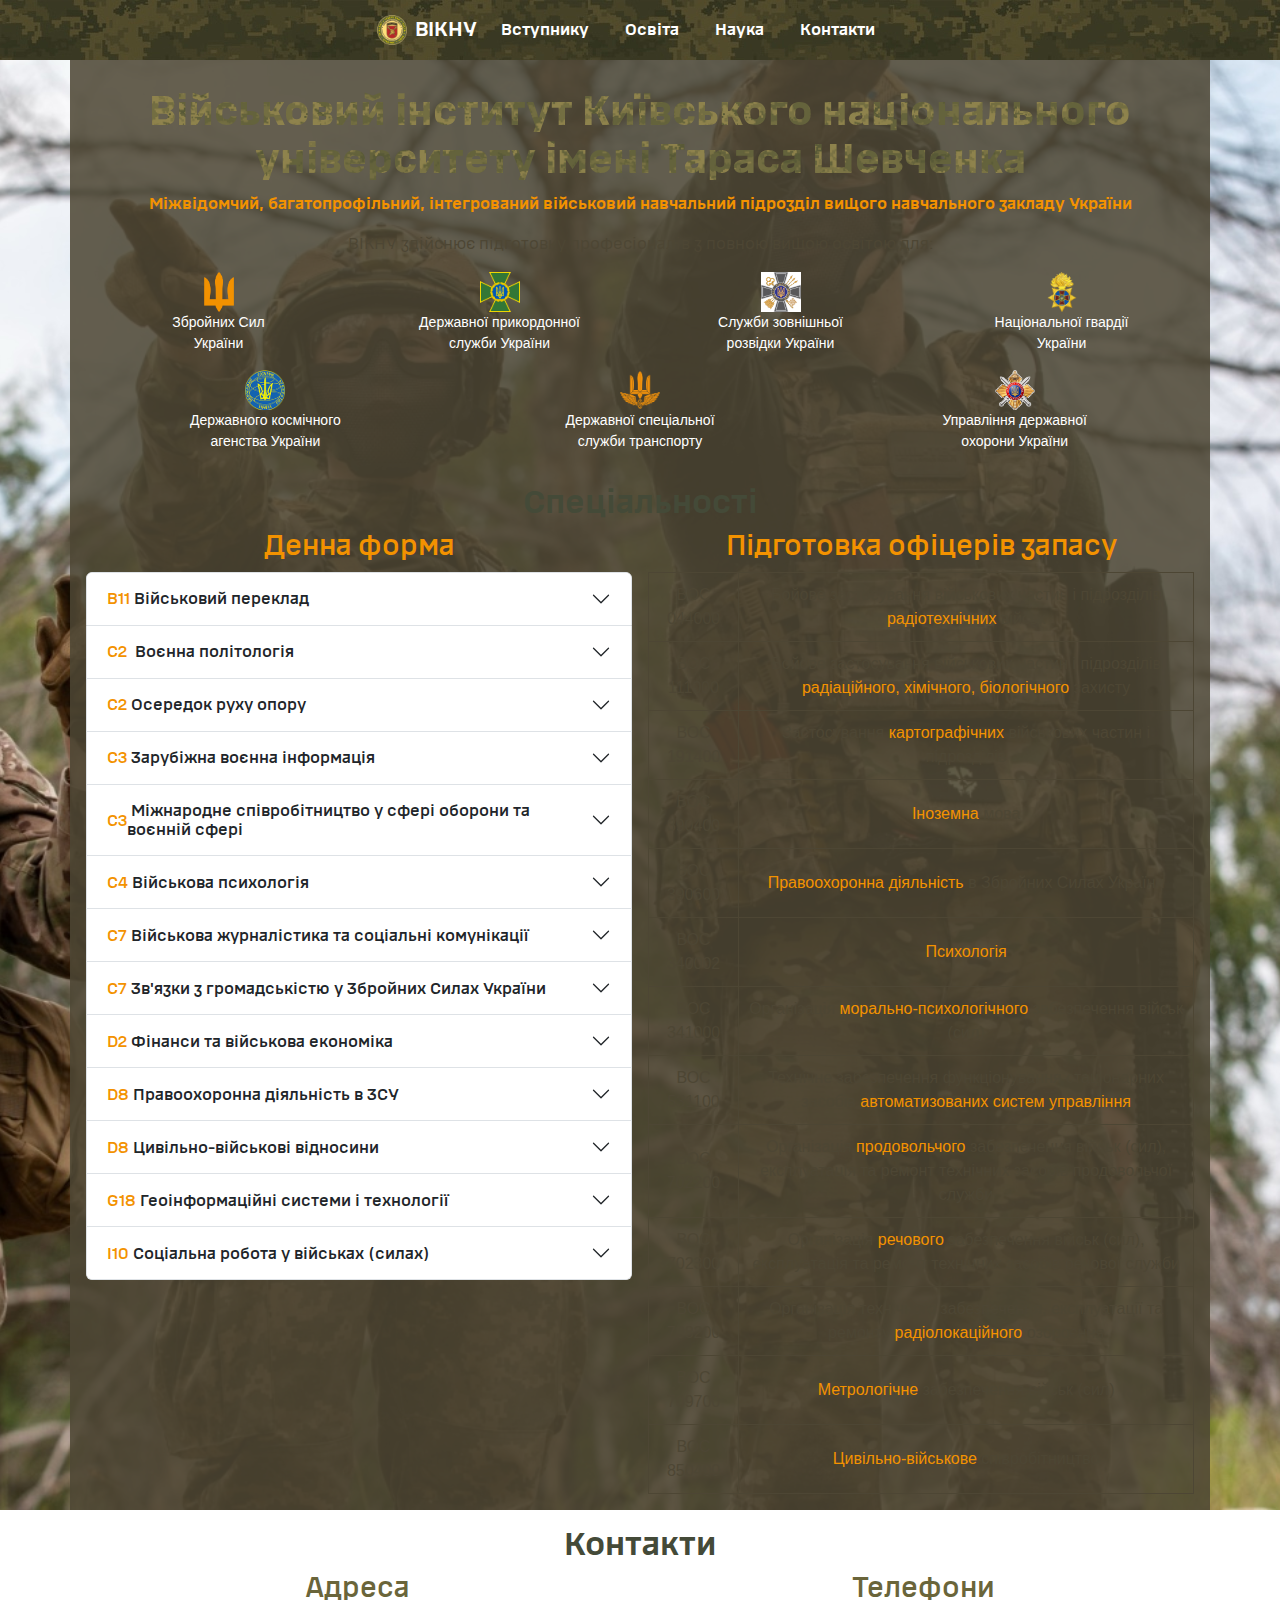
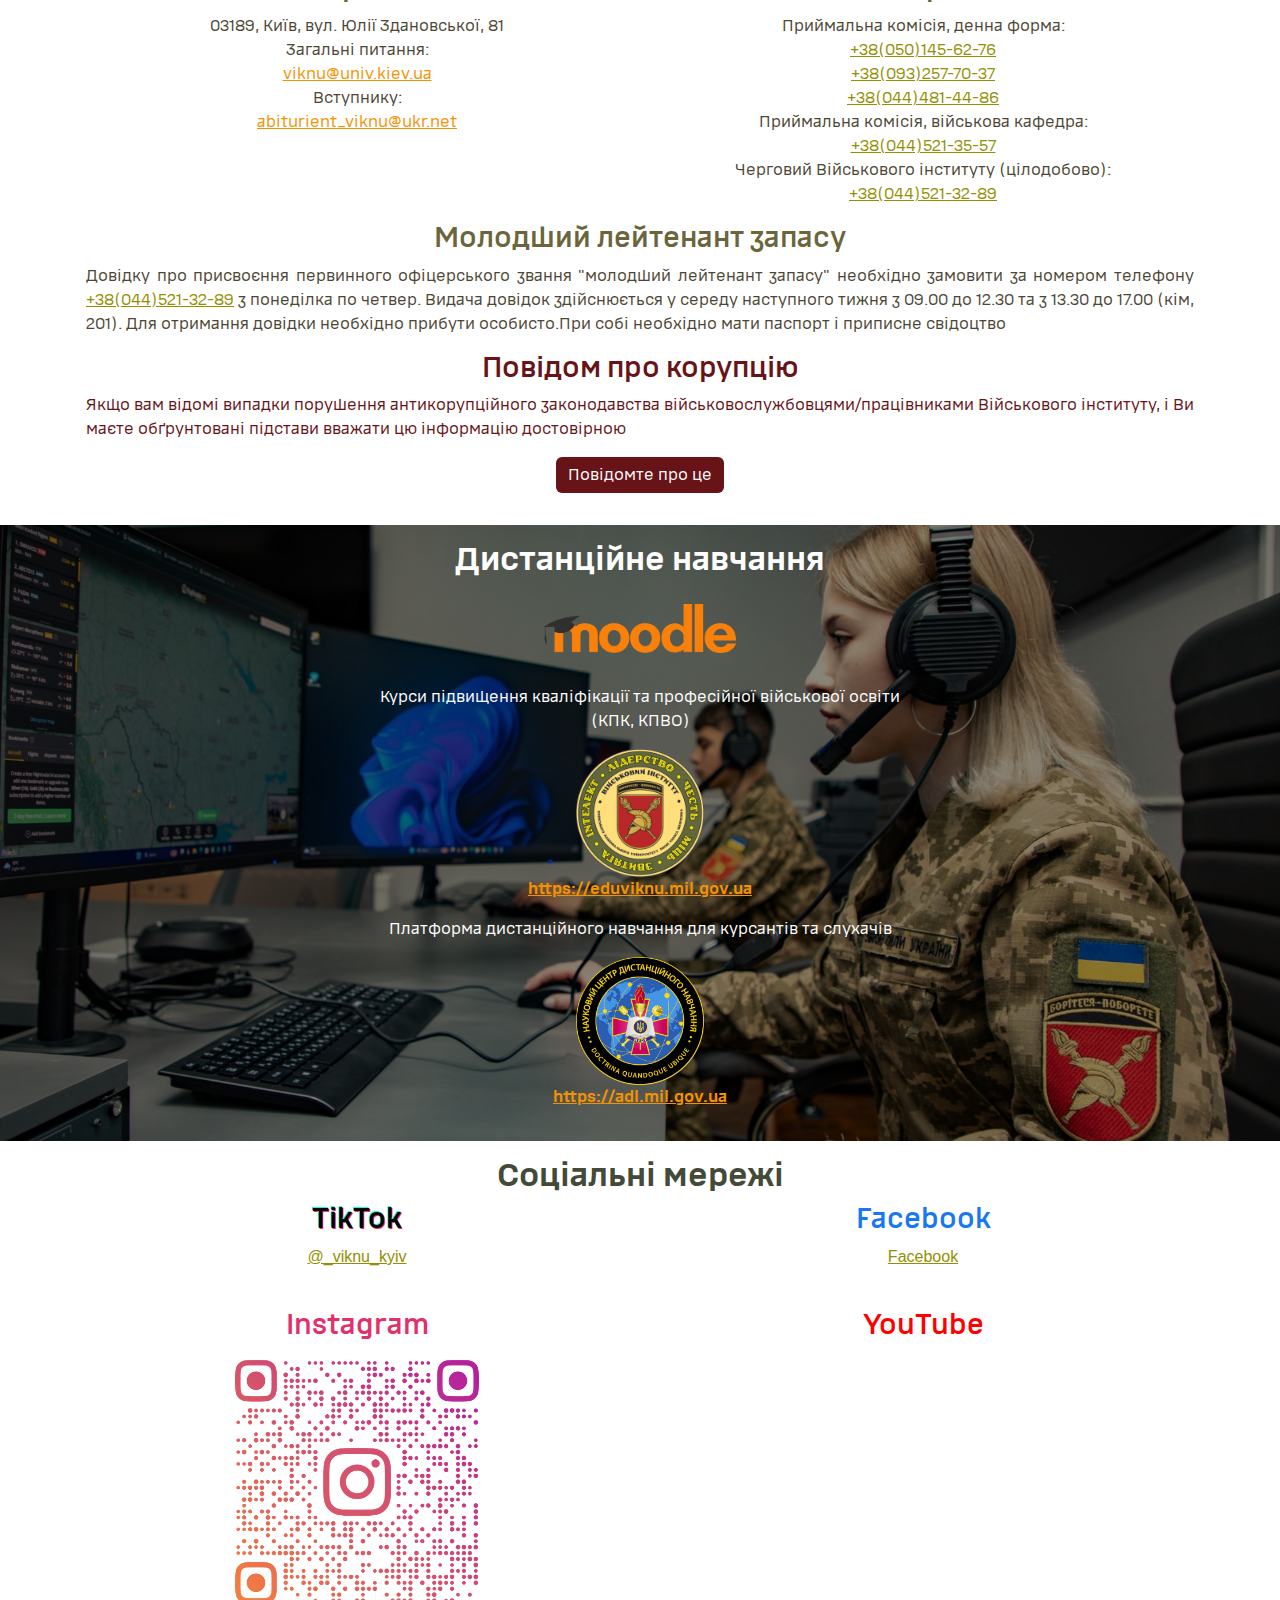
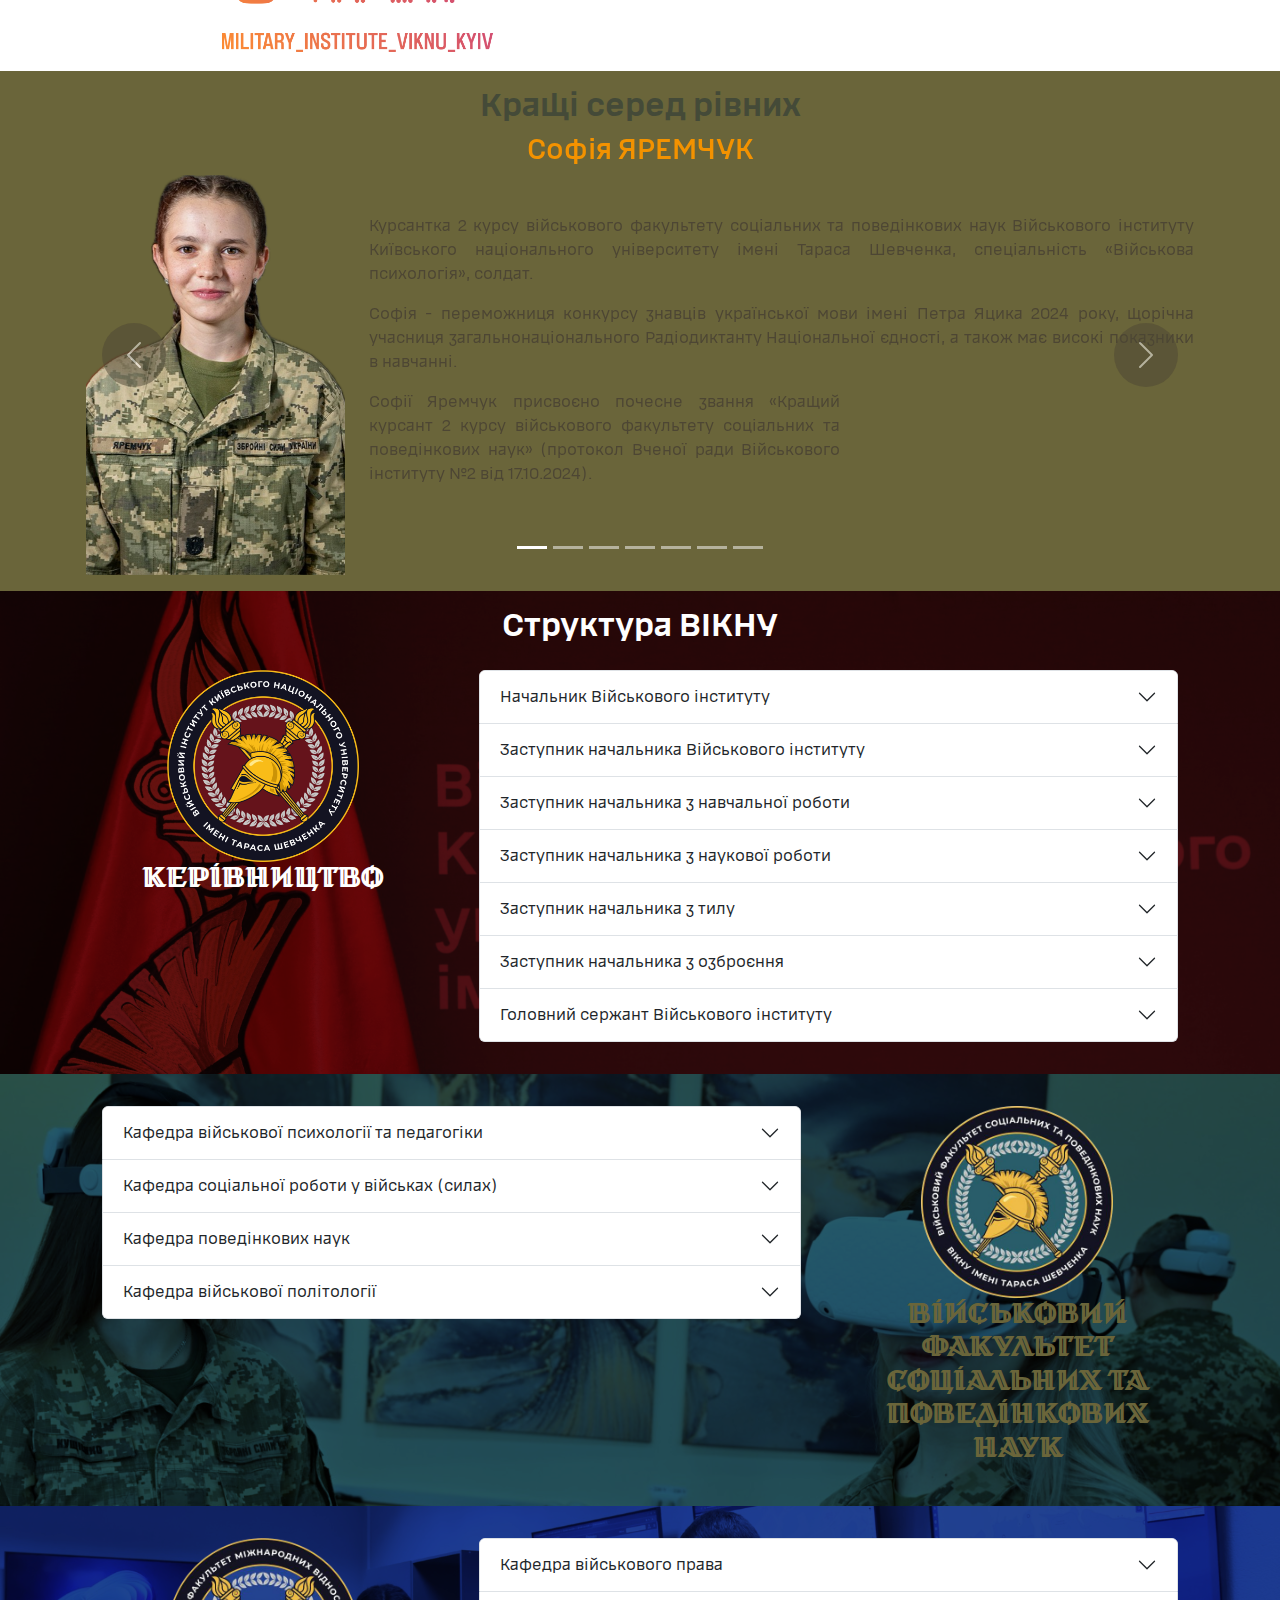
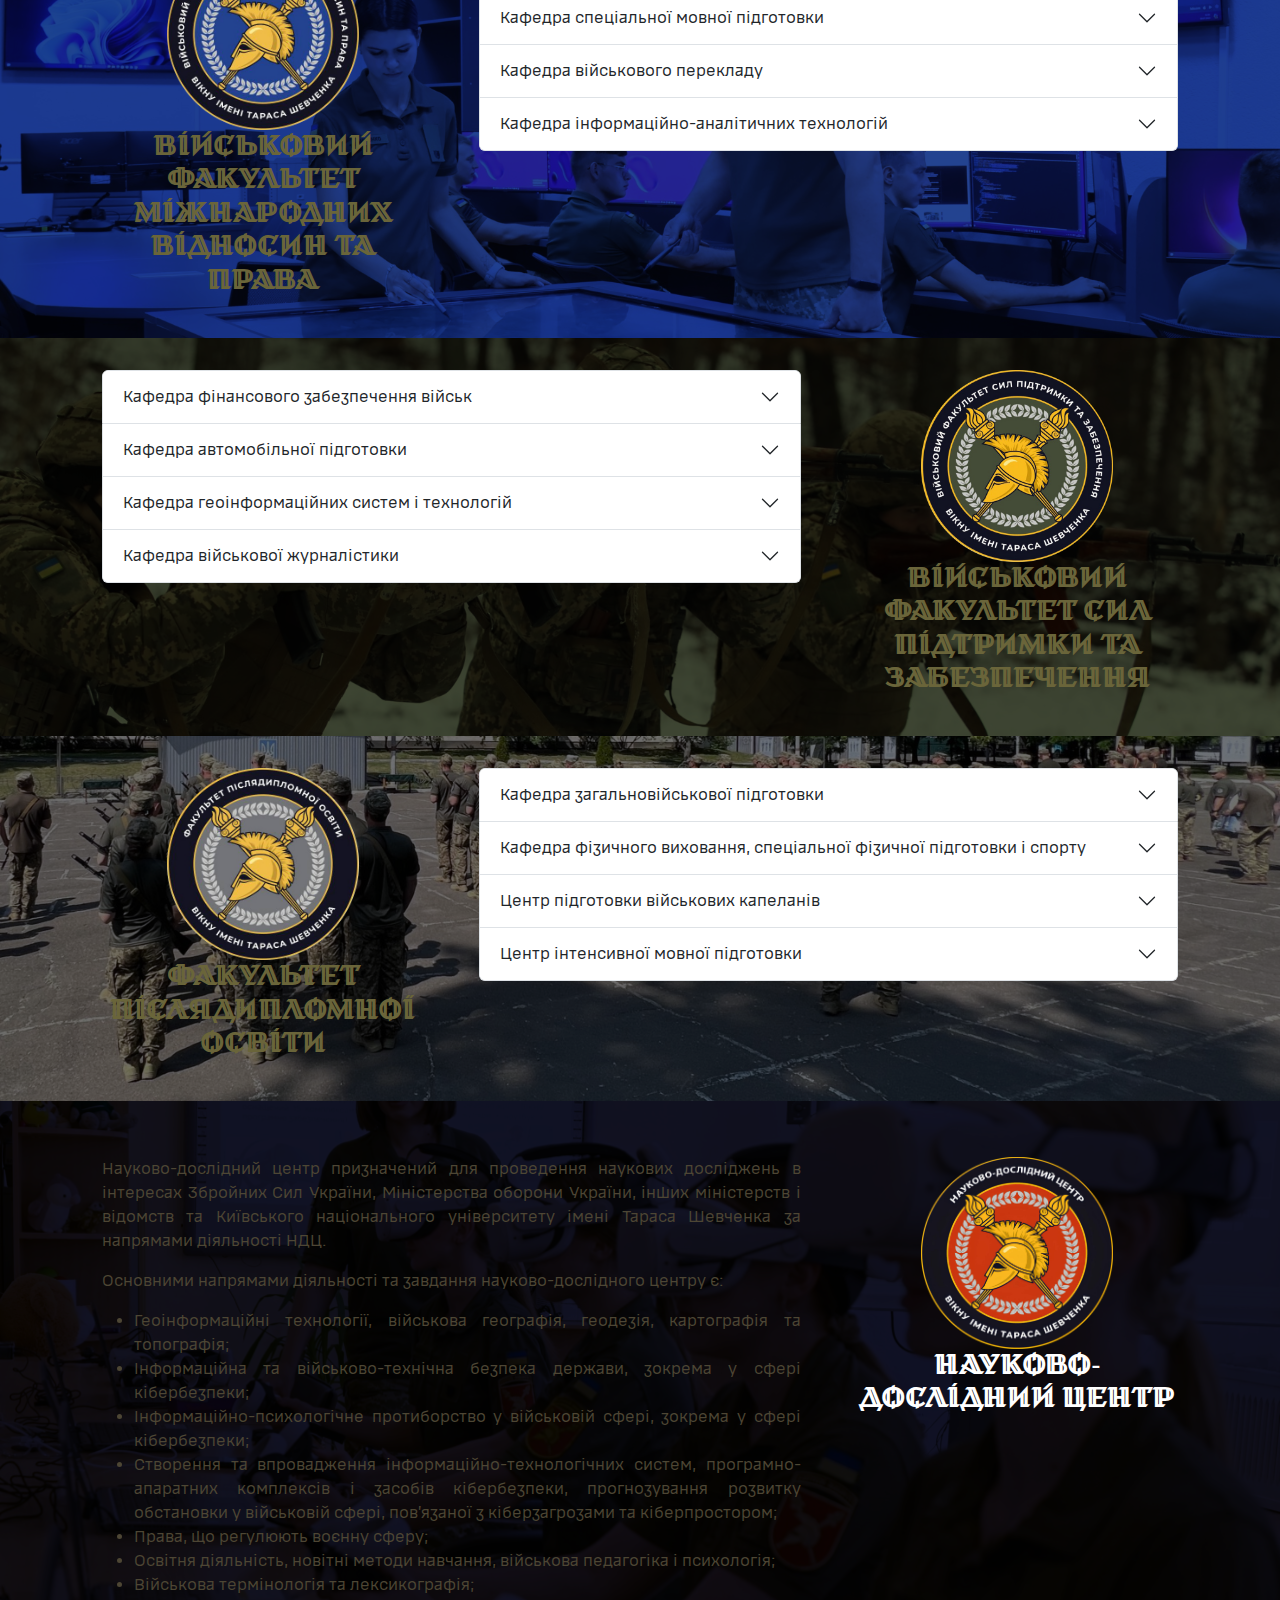
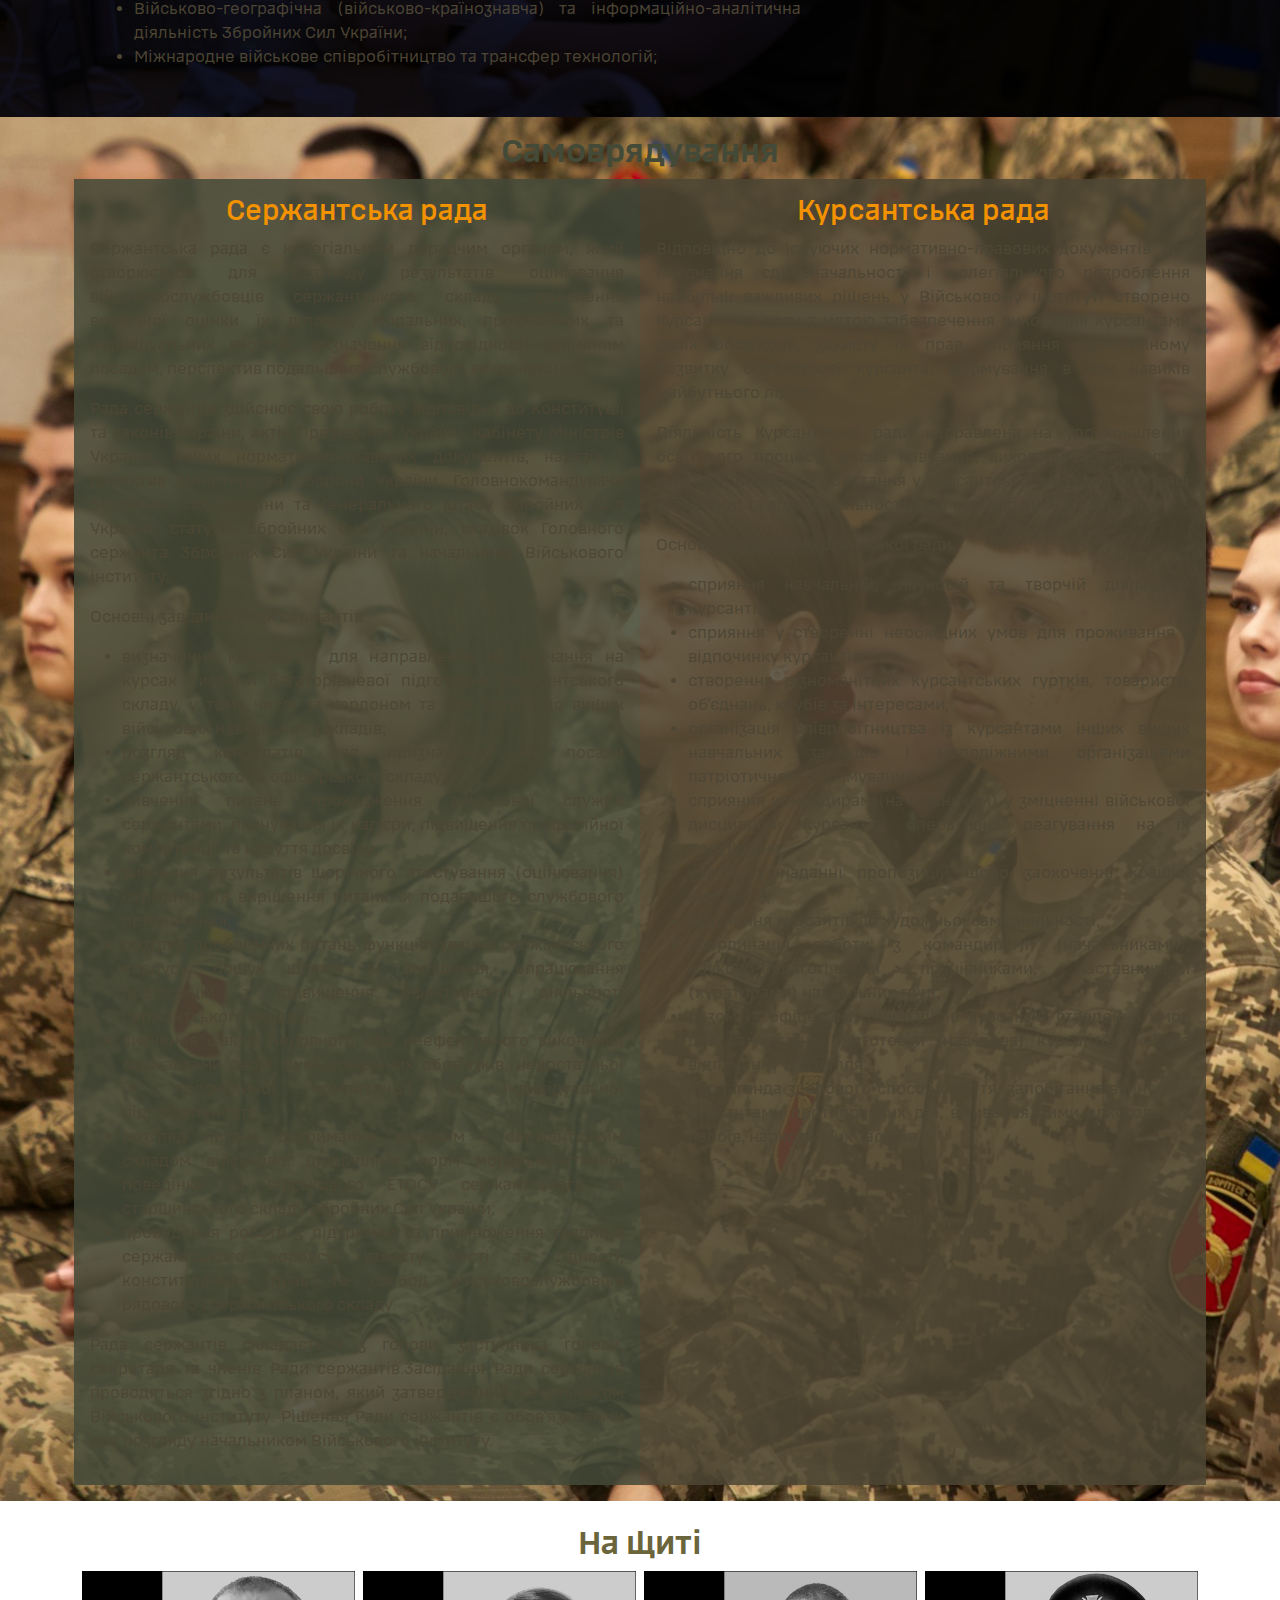
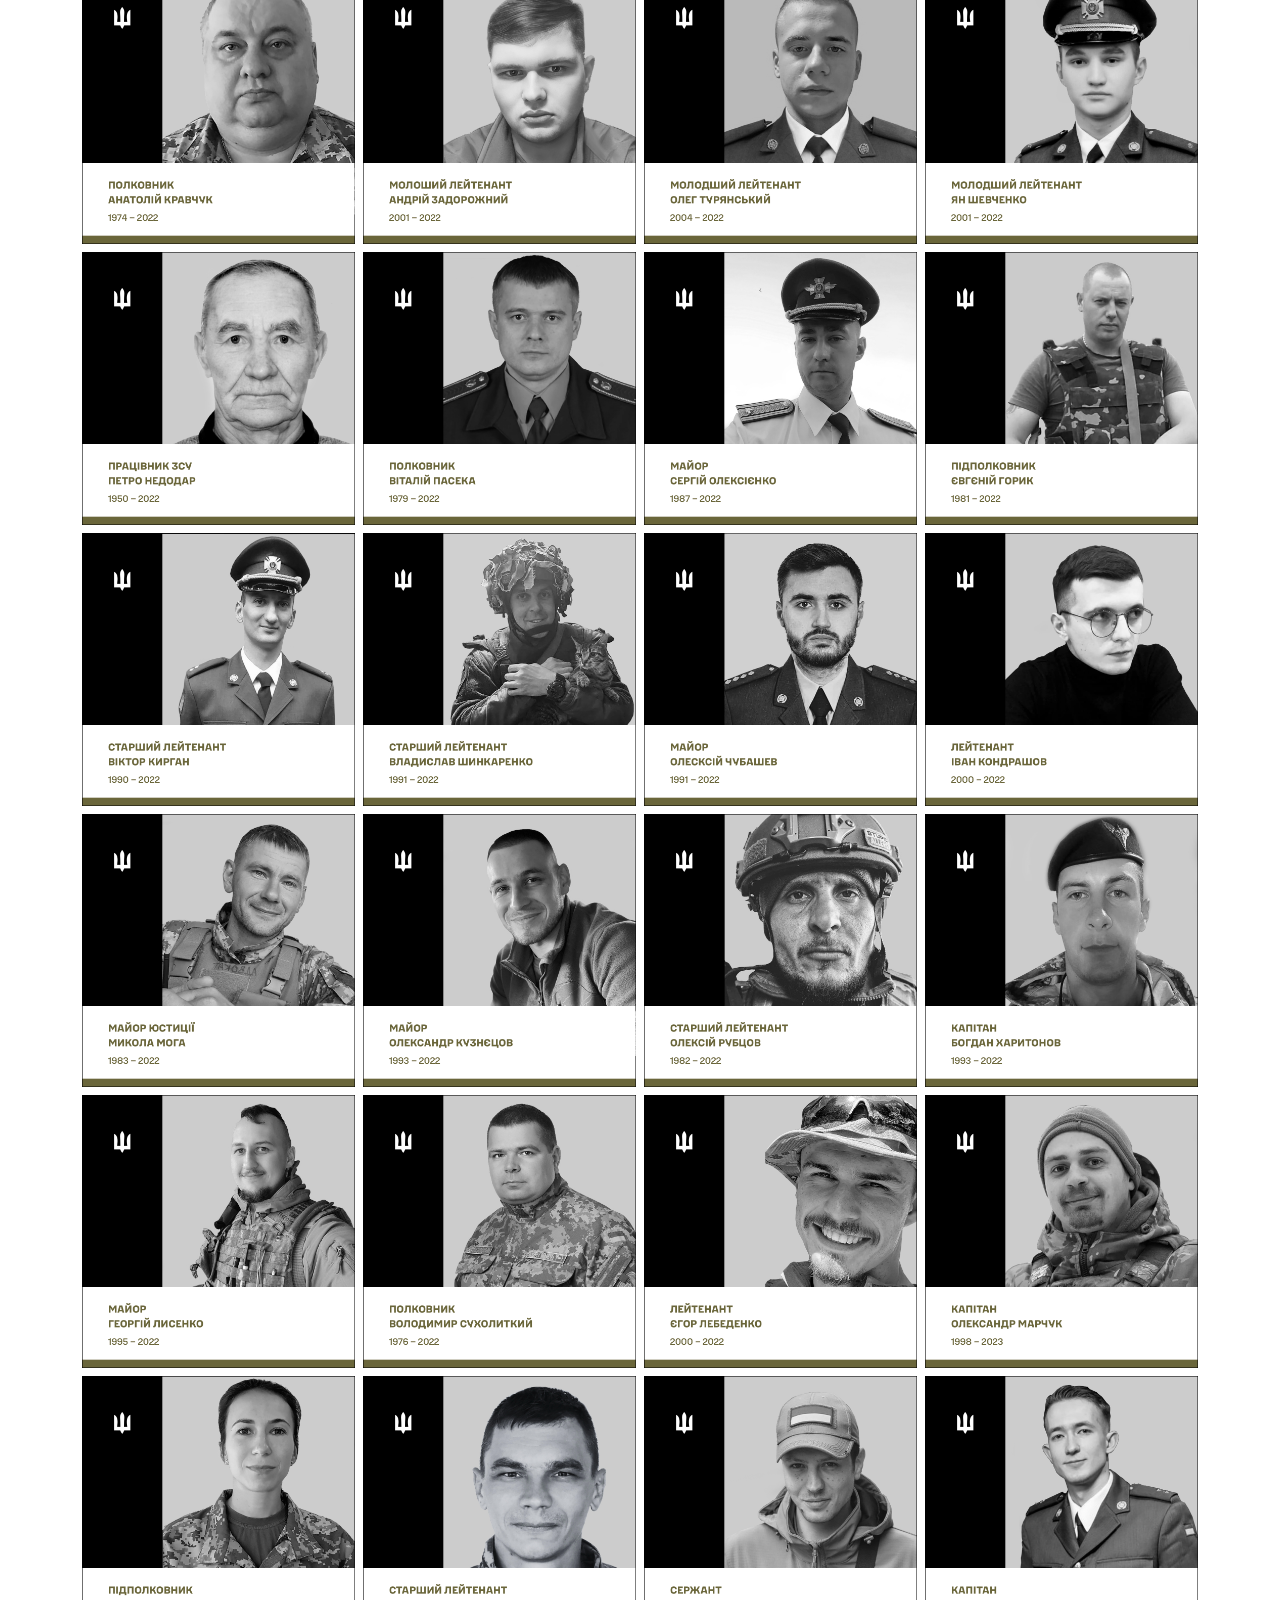
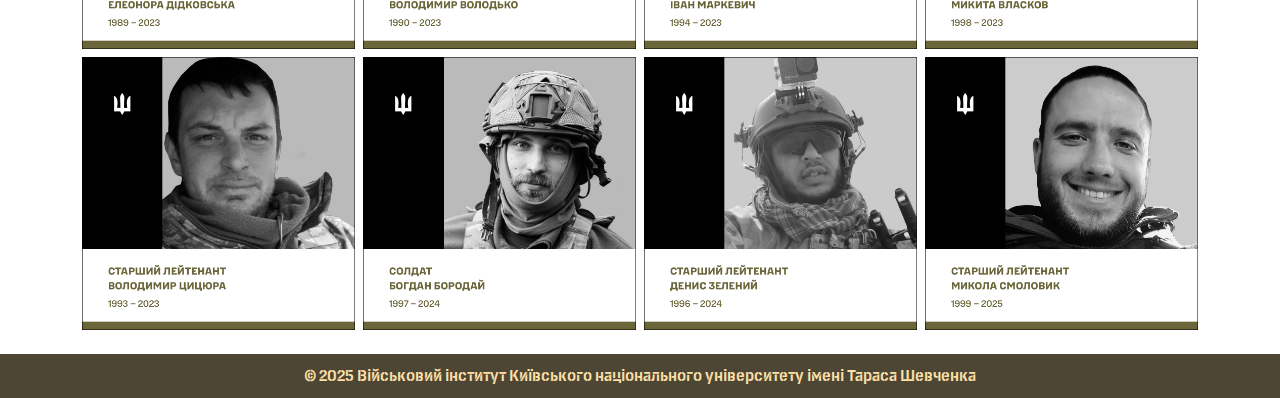
<file: index.html>
<!DOCTYPE html>
<html lang="uk">
<head>
    <meta charset="UTF-8">
    <meta name="viewport" content="width=device-width, initial-scale=1.0">
    <link rel="icon" type="image/x-icon" href="/pic/favicon.ico">

    <script src="scripts/page-flip.browser.js"></script>
    <link rel="stylesheet" href="styles/stPageFlip.css"/>

    <title>Головна</title>


</head>
<body>
<div id="header-placeholder"></div>
<main style="padding: 0; margin: 0">
    <div style="color: white; background: url('pic/specialties.jpg') center; background-blend-mode: multiply; background-size: cover;">
        <div class="container p-3 mx-auto text-center" style="background: #4D4634dd">
            <br>
            <br>
            <br>
            <h1>Військовий інститут Київського національного університету імені Тараса Шевченка</h1>
            <p style="font-family: 'UAFSans SemiBold', sans-serif; color: #F39200">
                Міжвідомчий, багатопрофільний, інтегрований військовий навчальний підрозділ
                вищого навчального закладу України
            </p>
            <p>
                ВІКНУ здійснює підготовку професіоналів з повною вищою освітою для:
            </p>

            <div class="row g-3 justify-content-around">
                <div class="col-6 col-md-4 col-lg-3 small">
                    <a href="https://zsu.gov.ua/"
                       style="color: white;  text-decoration: none;"><img
                            alt=""
                            src="pic/zsu_logo.png"
                            style="height: 40px; width: 40px;"/><br>Збройних
                        Сил<br>України </a>
                </div>
                <div class="col-6 col-md-4 col-lg-3 small">
                    <a href="https://dpsu.gov.ua/"
                       style="color: white; text-decoration: none;"><img
                            alt=""
                            src="pic/dpsu_logo.svg"
                            style="height: 40px; width: 40px;"/><br>Державної
                        прикордонної<br>служби України</a>
                </div>
                <div class="col-6 col-md-4 col-lg-3 small">
                    <a href="https://szru.gov.ua/"
                       style="color: white; text-decoration: none;"><img
                            alt=""
                            src="pic/szru_logo.jpg"
                            style="height: 40px; width: 40px;"/><br>Служби
                        зовнішньої<br>розвідки України</a>
                </div>
                <div class="col-6 col-md-4 col-lg-3 small">
                    <a href="https://ngu.gov.ua/"
                       style="color: white; text-decoration: none;"><img
                            alt=""
                            src="pic/ngu_logo.png"
                            style="height: 40px; width: 40px;"/><br>Національної
                        гвардії<br>України</a>
                </div>
                <div class="col-6 col-md-4 col-lg-3 small">
                    <a href="https://www.nkau.gov.ua"
                       style="color: white; text-decoration: none;"><img
                            alt=""
                            src="pic/DKA_logo.png"
                            style="height: 40px; width: 40px;"/><br>Державного
                        космічного<br>агенства України</a>
                </div>
                <div class="col-6 col-md-4 col-lg-3 small">
                    <a href="https://ssts.team/"
                       style="color: white; text-decoration: none;"><img
                            alt=""
                            src="pic/ssts_logo.png"
                            style="height: 40px; width: 40px;"/><br>Державної
                        спеціальної<br>служби транспорту</a>
                </div>
                <div class="col-6 col-md-4 col-lg-3 small">
                    <a href="https://do.gov.ua"
                       style="color: white; text-decoration: none;"><img
                            alt=""
                            src="pic/do_logo.png"
                            style="height: 40px; width: 40px;"/><br>Управління
                        державної<br>охорони України</a>
                </div>
            </div>
        </div>


        <div class="container p-3 mx-auto text-center" style="background: #4D4634dd">
            <h2>Спеціальності</h2>
            <div class="row g-3">
                <div class="col-12 col-md-6">
                    <h3 style="color: #F39200 ">Денна форма</h3>
                    <div class="accordion" data-bs-theme="step" id="majors">
                        <div class="accordion-item">
                            <h3 class="accordion-header" id="heading1">
                                <button class="accordion-button collapsed" type="button"
                                        data-bs-toggle="collapse"
                                        data-bs-target="#major1"
                                        aria-expanded="false"
                                        aria-controls="major1">
                                    <span style="color: #F39200">B11</span>&nbsp;Військовий переклад
                                </button>
                            </h3>
                            <div id="major1" class="accordion-collapse collapse"
                                 aria-labelledby="heading1" data-bs-parent="#majors">
                                <div class="accordion-body">
                                    <p style="font-family: 'UAFSans Medium', sans-serif" class="text-justify"><span
                                            class="bachelor">&nbsp;Бакалавр&nbsp;</span> <span class="magister">&nbsp;Магістр&nbsp;</span>
                                    </p>
                                    <p style="font-family: 'UAFSans Medium', sans-serif" class="text-justify">Посади
                                        випускників</p>
                                    <ul class="text-justify">
                                        <li>Перекладач, відділення мовної підготовки.</li>
                                        <li>Офіцер секції мовної підготовки.</li>
                                        <li>Начальник секції мовної підготовки.</li>
                                        <li>Офіцер відділу військового перекладу.</li>
                                        <li>Викладач у військових навчальних закладах.</li>
                                    </ul>
                                    <p style="font-family: 'UAFSans Medium', sans-serif" class="text-justify">
                                        Навички</p>
                                    <ul class="text-justify">
                                        <li>Володіння першою іноземною мовою на рівні СМР-3 (С1) за стандартом НАТО
                                            STANAG-6001.
                                        </li>
                                        <li>Володіння другою іноземною мовою на рівні СМР-2 (В2).</li>
                                        <li>Здійснення усного (послідовного, двостороннього) та письмового перекладу
                                            військових
                                            текстів.
                                        </li>
                                        <li>Проведення воєнно-країнознавчого аналізу країни чи регіону.</li>
                                        <li>Використання дипломатичного протоколу та етикет.</li>
                                    </ul>
                                    <p style="font-family: 'UAFSans Medium', sans-serif" class="text-justify">
                                        Діяльність</p>
                                    <ul class="text-justify">
                                        <li>Лінгвістичне забезпечення міжнародного співробітництва.</li>
                                        <li>Інформаційно-аналітична діяльність.</li>
                                        <li>Планування та організація військового співробітництва Збройних Сил
                                            України.
                                        </li>
                                    </ul>

                                </div>
                            </div>
                        </div>

                        <div class="accordion-item">
                            <h3 class="accordion-header" id="heading2">
                                <button class="accordion-button collapsed" type="button"
                                        data-bs-toggle="collapse"
                                        data-bs-target="#major2"
                                        aria-expanded="false"
                                        aria-controls="major2">
                                    <span style="color: #F39200">C2</span>&nbsp; Воєнна політологія
                                </button>
                            </h3>
                            <div id="major2" class="accordion-collapse collapse"
                                 aria-labelledby="heading2" data-bs-parent="#majors">
                                <div class="accordion-body">
                                    <p style="font-family: 'UAFSans Medium', sans-serif" class="text-justify"><span
                                            class="bachelor">&nbsp;Бакалавр&nbsp;</span></p>
                                    <p style="font-family: 'UAFSans Medium', sans-serif" class="text-justify">Посади
                                        випускників</p>
                                    <ul class="text-justify">
                                        <li>Офіцер з інформаційної роботи.</li>
                                        <li>Політолог у військових частинах.</li>
                                        <li>Аналітик у сфері суспільно-політичної обстановки.</li>
                                    </ul>
                                    <p style="font-family: 'UAFSans Medium', sans-serif" class="text-justify">
                                        Навички</p>
                                    <ul class="text-justify">
                                        <li>Впровадження технологій впливу на громадськість.</li>
                                        <li>Оцінювання інформаційно-психологічного впливу противника.</li>
                                        <li>Організація інформаційної роботи в зоні дій військ.</li>
                                        <li>Володіння методиками аналізу за стандартами НАТО.</li>
                                    </ul>
                                    <p style="font-family: 'UAFSans Medium', sans-serif" class="text-justify">
                                        Діяльність</p>
                                    <ul class="text-justify">
                                        <li>Застосування технологій впливу на громадськість.</li>
                                        <li>Інформаційно-комунікаційна робота через ЗМІ.</li>
                                        <li>Проведення аналізу дій за принципами NATO After Action Review.</li>
                                    </ul>
                                </div>
                            </div>
                        </div>

                        <div class="accordion-item">
                            <h3 class="accordion-header" id="heading3">
                                <button class="accordion-button collapsed" type="button"
                                        data-bs-toggle="collapse"
                                        data-bs-target="#major3"
                                        aria-expanded="false"
                                        aria-controls="major3">
                                    <span style="color: #F39200">C2</span>&nbsp;Осередок руху опору
                                </button>
                            </h3>
                            <div id="major3" class="accordion-collapse collapse"
                                 aria-labelledby="heading3" data-bs-parent="#majors">
                                <div class="accordion-body">
                                    <p style="font-family: 'UAFSans Medium', sans-serif" class="text-justify"><span
                                            class="bachelor">&nbsp;Бакалавр&nbsp;</span></p>
                                    <p style="font-family: 'UAFSans Medium', sans-serif" class="text-justify">Посади
                                        випускників</p>
                                    <p style="font-family: 'UAFSans Medium', sans-serif; font-size: xxx-large"
                                       class="text-justify">🤫</p>
                                    <p style="font-family: 'UAFSans Medium', sans-serif" class="text-justify">
                                        Навички</p>
                                    <ul class="text-justify">
                                        <li>Здатність проводити збір, аналітичне опрацювання та оброблення даних</li>
                                        <li>Здатність виконувати завдання із організації, підготовки, ведення та
                                            підтримання дій
                                            осередків руху опору
                                        </li>
                                    </ul>
                                    <p style="font-family: 'UAFSans Medium', sans-serif" class="text-justify">
                                        Діяльність</p>
                                    <ul class="text-justify">
                                        <li>Формування осередків Руху опору та набуття ними відповідних спроможностей
                                        </li>
                                        <li>Підготовка території України до Руху опору</li>
                                        <li>Створення запасів майна для забезпечення Руху опору</li>
                                        <li>Протидія окупаційній владі агресора (противника) та їх пособникам</li>
                                    </ul>
                                </div>
                            </div>
                        </div>

                        <div class="accordion-item">
                            <h3 class="accordion-header" id="heading4">
                                <button class="accordion-button collapsed" type="button"
                                        data-bs-toggle="collapse"
                                        data-bs-target="#major4"
                                        aria-expanded="false"
                                        aria-controls="major4">
                                    <span style="color: #F39200">C3</span>&nbsp;Зарубіжна воєнна інформація
                                </button>
                            </h3>
                            <div id="major4" class="accordion-collapse collapse"
                                 aria-labelledby="heading4" data-bs-parent="#majors">
                                <div class="accordion-body">
                                    <p style="font-family: 'UAFSans Medium', sans-serif" class="text-justify"><span
                                            class="bachelor">&nbsp;Бакалавр&nbsp;</span> <span class="magister">&nbsp;Магістр&nbsp;</span>
                                    </p>
                                    <p style="font-family: 'UAFSans Medium', sans-serif" class="text-justify">Посади
                                        випускників</p>
                                    <ul class="text-justify">
                                        <li>Офіцер інформаційно-аналітичних підрозділів розвідувальних та спеціальних
                                            органів
                                            Сил оборони України;
                                        </li>
                                        <li>Офіцер структурних підрозділів євроатлантичної інтеграції,
                                            воєнно-політичного та
                                            воєнно-технічного співробітництва апарату Міністерства оборони України;
                                        </li>
                                    </ul>
                                    <p style="font-family: 'UAFSans Medium', sans-serif" class="text-justify">
                                        Навички</p>
                                    <ul class="text-justify">
                                        <li>Аналіз інформаційних складників міжнародної безпекової діяльності.
                                        </li>
                                        <li>Обробка та аналіз інформації, професійна підготовка інформаційно-довідкових
                                            та інформаційно-аналітичних документів.
                                        </li>
                                        <li>Системний аналіз геополітичного, воєнно-політичного та суспільно-політичного
                                            становища.
                                        </li>
                                        <li>Воєнно-країнознавчий аналіз.</li>
                                        <li>Визначення стратегії й технології інформаційних та психологічних операцій.
                                        </li>
                                        <li>Аналіз та прогнозування геополітичних, воєнно-політичних, економічних та
                                            інших процесів.
                                        </li>
                                        <li>Організаційне забезпечення заходів міжнародного співробітництва.
                                        </li>
                                        <li>Застосовування дипломатичного протоколу та етикету.</li>
                                    </ul>
                                    <p style="font-family: 'UAFSans Medium', sans-serif" class="text-justify">
                                        Діяльність</p>
                                    <ul class="text-justify">
                                        <li>Планування, організація та ведення спеціальних дій.</li>
                                        <li>Здійснення розвідувально-аналітичної та інформаційно-аналітичної
                                            діяльності.
                                        </li>
                                        <li>Планування, організація та здійснення заходів міжнародного
                                            співробітництва.
                                        </li>
                                        <li>Здійснення аналітичної та інформаційно-аналітичної діяльності.</li>
                                    </ul>
                                </div>
                            </div>
                        </div>

                        <div class="accordion-item">
                            <h3 class="accordion-header" id="heading5">
                                <button class="accordion-button collapsed" type="button"
                                        data-bs-toggle="collapse"
                                        data-bs-target="#major5"
                                        aria-expanded="false"
                                        aria-controls="major5">
                                    <span style="color: #F39200">C3</span>&nbsp;Міжнародне співробітництво у сфері
                                    оборони та воєнній сфері
                                </button>
                            </h3>
                            <div id="major5" class="accordion-collapse collapse"
                                 aria-labelledby="heading5" data-bs-parent="#majors">
                                <div class="accordion-body">
                                    <p style="font-family: 'UAFSans Medium', sans-serif" class="text-justify"><span
                                            class="bachelor">&nbsp;Бакалавр&nbsp;</span> <span class="magister">&nbsp;Магістр&nbsp;</span>
                                    </p>
                                    <p style="font-family: 'UAFSans Medium', sans-serif" class="text-justify">Посади
                                        випускників</p>
                                    <ul class="text-justify">
                                        <li>Офіцер військового співробітництва та верифікації органів військового
                                            управління
                                            Збройних Сил України
                                        </li>
                                        <li>Офіцер структурних підрозділів євроатлантичної інтеграції,
                                            воєнно-політичного та
                                            військово-технічного співробітництва апарату Міністерства оборони України
                                        </li>
                                        <li>Спеціаліст міжнародного воєнного співробітництва ВВНЗ та ВНП ЗВО.</li>
                                    </ul>
                                    <p style="font-family: 'UAFSans Medium', sans-serif" class="text-justify">
                                        Навички</p>
                                    <ul class="text-justify">
                                        <li>Аналіз та прогнозування геополітичних, воєнно-політичних,
                                            економічних та інших процесів у системі міжнародних відносин, що впливають
                                            на
                                            національну безпеку та оборону, міжнародну безпеку.
                                        </li>
                                        <li>Аналітичний супровід заходів міжнародного співробітництва,
                                            виконання завдань інформаційно-аналітичного забезпечення та комунікації в
                                            процесі
                                            міжнародного співробітництва за військовим, військово-технічним та
                                            воєнно-політичним
                                            напрямами.
                                        </li>
                                        <li>Організаційне забезпечення заходів міжнародного співробітництва з метою
                                            підтримання миру та безпеки на регіональному та глобальному
                                            рівнях.
                                        </li>
                                        <li>Застосовування дипломатичного протоколу та етикету у процесі здійснення
                                            заходів міжнародного співробітництва Міністерства оборони та Збройних Сил
                                            України.
                                        </li>
                                        <li>Аналіз структури та динаміки стратегічних комунікацій, виявлення їх
                                            впливу на акторів міжнародних відносин, систему міжнародної безпеки та
                                            воєнну безпеку України.
                                        </li>
                                    </ul>
                                    <p style="font-family: 'UAFSans Medium', sans-serif" class="text-justify">
                                        Діяльність</p>
                                    <ul class="text-justify">
                                        <li>Планування, організації та здійснення заходів міжнародного співробітництва
                                            за
                                            військовим, військово-технічним та воєнно-політичним напрямами;
                                        </li>
                                        <li>Здійснення аналітичної та інформаційно-аналітичної діяльності у сфері
                                            міжнародного
                                            співробітництва інтересах сектору безпеки та оборони.
                                        </li>
                                    </ul>
                                </div>
                            </div>
                        </div>

                        <div class="accordion-item">
                            <h3 class="accordion-header" id="heading6666">
                                <button class="accordion-button collapsed" type="button"
                                        data-bs-toggle="collapse"
                                        data-bs-target="#major6"
                                        aria-expanded="false"
                                        aria-controls="major6">
                                    <span style="color: #F39200">C4</span>&nbsp;Військова психологія
                                </button>
                            </h3>
                            <div id="major6" class="accordion-collapse collapse"
                                 aria-labelledby="heading6" data-bs-parent="#majors">
                                <div class="accordion-body">
                                    <p style="font-family: 'UAFSans Medium', sans-serif" class="text-justify"><span
                                            class="bachelor">&nbsp;Бакалавр&nbsp;</span> <span class="magister">&nbsp;Магістр&nbsp;</span>
                                    </p>
                                    <p style="font-family: 'UAFSans Medium', sans-serif" class="text-justify">Посади
                                        випускників</p>
                                    <ul class="text-justify">
                                        <li>Психолог військової частини.</li>
                                        <li>Консультант з психологічної реабілітації.</li>
                                        <li>Викладач з психології у військових навчальних закладах.</li>
                                    </ul>
                                    <p style="font-family: 'UAFSans Medium', sans-serif" class="text-justify">
                                        Навички</p>
                                    <ul class="text-justify">
                                        <li>Надання психологічної допомоги військовим і членам їхніх сімей.</li>
                                        <li>Проведення психологічної реабілітації військових після бойових дій.</li>
                                        <li>Психологічне консультування в кризових ситуаціях.</li>
                                        <li>Організація групової психотерапії та тренінгів.</li>
                                    </ul>
                                    <p style="font-family: 'UAFSans Medium', sans-serif" class="text-justify">
                                        Діяльність</p>
                                    <ul class="text-justify">
                                        <li>Психологічна підготовка військових до бойових дій.</li>
                                        <li>Психологічне відновлення після виконання службових обов'язків.</li>
                                        <li>Консультування військових і членів їхніх сімей.</li>
                                    </ul>
                                </div>
                            </div>
                        </div>

                        <div class="accordion-item">
                            <h3 class="accordion-header" id="heading7">
                                <button class="accordion-button collapsed" type="button"
                                        data-bs-toggle="collapse"
                                        data-bs-target="#major7"
                                        aria-expanded="false"
                                        aria-controls="major7">
                                    <span style="color: #F39200">C7</span>&nbsp;Військова журналістика та соціальні
                                    комунікації
                                </button>
                            </h3>
                            <div id="major7" class="accordion-collapse collapse"
                                 aria-labelledby="heading7" data-bs-parent="#majors">
                                <div class="accordion-body">
                                    <p style="font-family: 'UAFSans Medium', sans-serif" class="text-justify"><span
                                            class="bachelor">&nbsp;Бакалавр&nbsp;</span> <span class="magister">&nbsp;Магістр&nbsp;</span>
                                    </p>
                                    <p style="font-family: 'UAFSans Medium', sans-serif" class="text-justify">Посади
                                        випускників</p>
                                    <ul class="text-justify">
                                        <li>Військовий журналіст;</li>
                                        <li>Медіааналітик;</li>
                                        <li>Редактор військових видань.</li>
                                    </ul>
                                    <p style="font-family: 'UAFSans Medium', sans-serif" class="text-justify">
                                        Навички</p>
                                    <ul class="text-justify">
                                        <li>Збір, аналіз та обробка інформації щодо військових операцій, подій та
                                            ситуацій, що виникають у зоні конфлікту.
                                        </li>
                                        <li>Створення матеріалів для друкованих, онлайн-ЗМІ, радіо, соціальних мереж та
                                            телебачення.
                                        </li>
                                        <li>Здатність виконувати завдання за фахом у стресових умовах бойових дій.</li>
                                        <li>Надання інформаційної підтримки підрозділам.</li>
                                        <li>Навички організації, проведення та обробки інтерв’ю.</li>
                                        <li>Створення медіаресурсів, адаптованих до специфіки військової аудиторії, а
                                            також для зовнішніх ЗМІ, сприяючи позитивному іміджу Сил оборони України.
                                        </li>
                                        <li>Застосування стратегії медіавпливу та інформаційних операцій у контексті
                                            військових
                                            завдань для ефективного протистояння інформаційним атакам ворога.
                                        </li>
                                    </ul>
                                    <p style="font-family: 'UAFSans Medium', sans-serif" class="text-justify">
                                        Діяльність</p>
                                    <ul class="text-justify">
                                        <li>Медіамоніторинг, медіааналітика та протидія інформаційним загрозам;</li>
                                        <li>Документування історії підрозділів та бойових дій;</li>
                                        <li>Підтримка справедливо-позитивного іміджу ЗСУ;</li>
                                        <li>Взаємодія з міжнародними та українськими ЗМІ;</li>
                                        <li>Участь в організації медіазаходів;</li>
                                        <li>Створення медіаконтенту.</li>
                                    </ul>
                                </div>
                            </div>
                        </div>

                        <div class="accordion-item">
                            <h3 class="accordion-header" id="heading8">
                                <button class="accordion-button collapsed" type="button"
                                        data-bs-toggle="collapse"
                                        data-bs-target="#major8"
                                        aria-expanded="false"
                                        aria-controls="major8">
                                    <span style="color: #F39200">C7</span>&nbsp;Зв'язки з громадськістю у Збройних Силах
                                    України
                                </button>
                            </h3>
                            <div id="major8" class="accordion-collapse collapse"
                                 aria-labelledby="heading8" data-bs-parent="#majors">
                                <div class="accordion-body">
                                    <p style="font-family: 'UAFSans Medium', sans-serif" class="text-justify"><span
                                            class="bachelor">&nbsp;Бакалавр&nbsp;</span></p>
                                    <p style="font-family: 'UAFSans Medium', sans-serif" class="text-justify">Посади
                                        випускників</p>
                                    <ul class="text-justify">
                                        <li>Пресофіцер</li>
                                        <li>Офіцер відділення комунікації військової частини</li>
                                    </ul>
                                    <p style="font-family: 'UAFSans Medium', sans-serif" class="text-justify">
                                        Навички</p>
                                    <ul class="text-justify">
                                        <li>Інформування громадськості щодо діяльності Збройних Сил України;</li>
                                        <li>Налагодження ефективної системи комунікації з суспільством та медіа;</li>
                                        <li>Реалізація інформаційної політики Збройних Сил України;</li>
                                        <li>Формування позитивного іміджу військових в інформаційному та суспільному
                                            середовищі;
                                        </li>
                                        <li>Моніторинг інформаційного простору</li>
                                        <li>Протидія фейкам ворожої пропаганди.</li>
                                    </ul>
                                    <p style="font-family: 'UAFSans Medium', sans-serif" class="text-justify">
                                        Діяльність</p>
                                    <ul class="text-justify">
                                        <li>Медіамоніторинг, медіааналітика та протидія інформаційним загрозам;</li>
                                        <li>Документування історії підрозділів та бойових дій;</li>
                                        <li>Підтримка позитивного іміджу ЗСУ;</li>
                                        <li>Взаємодія з міжнародними та українськими ЗМІ;</li>
                                        <li>Участь в організації медіазаходів частин та підрозділів сил оборони;</li>
                                        <li>Створення медіаконтенту.</li>
                                        <li>Організація роботи українських та міжнародних ЗМІ на ділянці
                                            відповідальності
                                            військової частини та в зоні бойових дій
                                        </li>
                                    </ul>
                                </div>
                            </div>
                        </div>

                        <div class="accordion-item">
                            <h3 class="accordion-header" id="heading9">
                                <button class="accordion-button collapsed" type="button"
                                        data-bs-toggle="collapse"
                                        data-bs-target="#major9"
                                        aria-expanded="false"
                                        aria-controls="major9">
                                    <span style="color: #F39200">D2</span>&nbsp;Фінанси та військова економіка
                                </button>
                            </h3>
                            <div id="major9" class="accordion-collapse collapse"
                                 aria-labelledby="heading9" data-bs-parent="#majors">
                                <div class="accordion-body">
                                    <p style="font-family: 'UAFSans Medium', sans-serif" class="text-justify"><span
                                            class="bachelor">&nbsp;Бакалавр&nbsp;</span> <span class="magister">&nbsp;Магістр&nbsp;</span>
                                    </p>
                                    <p style="font-family: 'UAFSans Medium', sans-serif" class="text-justify">Посади
                                        випускників</p>
                                    <ul class="text-justify">
                                        <li>Офіцер фінансово-економічної служби військової частини</li>
                                        <li>Заступник начальника фінансово-економічної служби військової частини</li>
                                        <li>Начальник фінансово-економічної служби - головний бухгалтер батальйону</li>
                                        <li>Начальник фінансово-економічної служби – головний бухгалтер бригади</li>
                                    </ul>
                                    <p style="font-family: 'UAFSans Medium', sans-serif" class="text-justify">
                                        Навички</p>
                                    <ul class="text-justify">
                                        <li>Організація та ведення фінансового господарства військової частини</li>
                                        <li>Координація виконання кошторису військової частини</li>
                                        <li>Організація фінансового забезпечення військової частини</li>
                                        <li>Ведення бухгалтерського обліку</li>
                                        <li>Проведення розрахунків з військовослужбовцями та працівниками</li>
                                    </ul>
                                    <p style="font-family: 'UAFSans Medium', sans-serif" class="text-justify">
                                        Діяльність</p>
                                    <ul class="text-justify">
                                        <li>Організація фінансового господарства військової частини</li>
                                        <li>Здійснення фінансового планування та витребування фінансових ресурсів</li>
                                        <li>Нарахування та виплата грошового забезпечення військовослужбовцям</li>
                                        <li>Нарахування та виплата заробітної плати працівникам військових частин</li>
                                        <li>Організація та ведення бухгалтерського обліку активів та зобов'язань
                                            військової
                                            частини
                                        </li>
                                        <li>Організація документообігу військової частини з питань
                                            фінансово-господарської
                                            діяльності
                                        </li>
                                        <li>Складання та подання фінансової та бюджетної звітності військових частин
                                        </li>
                                        <li>Перевірка та контроль дотримання фінансової дисципліни військової частини
                                        </li>
                                    </ul>
                                </div>
                            </div>
                        </div>

                        <div class="accordion-item">
                            <h3 class="accordion-header" id="heading10">
                                <button class="accordion-button collapsed" type="button"
                                        data-bs-toggle="collapse"
                                        data-bs-target="#major10"
                                        aria-expanded="false"
                                        aria-controls="major10">
                                    <span style="color: #F39200">D8</span>&nbsp;Правоохоронна діяльність в ЗСУ
                                </button>
                            </h3>
                            <div id="major10" class="accordion-collapse collapse"
                                 aria-labelledby="heading10" data-bs-parent="#majors">
                                <div class="accordion-body">
                                    <p style="font-family: 'UAFSans Medium', sans-serif" class="text-justify"><span
                                            class="bachelor">&nbsp;Бакалавр&nbsp;</span> <span class="magister">&nbsp;Магістр&nbsp;</span>
                                    </p>
                                    <p style="font-family: 'UAFSans Medium', sans-serif" class="text-justify">Посади
                                        випускників</p>
                                    <ul class="text-justify">
                                        <li>Офіцер відділення (відділу) запобігання, виявлення злочинів та інших
                                            правопорушень
                                        </li>
                                        <li>Офіцер групи (відділення, відділу) проведення службових розслідувань</li>
                                        <li>Офіцер групи (відділення, відділу) охорони, патрульно-постової служби та
                                            розшуку
                                        </li>
                                        <li>Офіцер режимної служби</li>
                                        <li>Офіцер групи (відділення, відділу) військової інспекції безпеки дорожнього
                                            руху
                                        </li>
                                        <li>Командир взводу (заступник командира роти) ВСП за напрямом діяльності</li>
                                    </ul>
                                    <p style="font-family: 'UAFSans Medium', sans-serif" class="text-justify">
                                        Навички</p>
                                    <ul class="text-justify">
                                        <li>Забезпечення правопорядку у Збройних Силах України</li>
                                        <li>Організація діяльності щодо забезпечення правопорядку у Збройних Силах
                                            України
                                        </li>
                                    </ul>
                                    <p style="font-family: 'UAFSans Medium', sans-serif" class="text-justify">
                                        Діяльність</p>
                                    <ul class="text-justify">
                                        <li>Зміцнення законності, правопорядку та військової дисципліни у Збройних Силах
                                            України, забезпечення конституційних прав військовослужбовців з урахуванням
                                            професійної специфікації
                                        </li>
                                    </ul>
                                </div>
                            </div>
                        </div>

                        <div class="accordion-item">
                            <h3 class="accordion-header" id="heading11">
                                <button class="accordion-button collapsed" type="button"
                                        data-bs-toggle="collapse"
                                        data-bs-target="#major11"
                                        aria-expanded="false"
                                        aria-controls="major11">
                                    <span style="color: #F39200">D8</span>&nbsp;Цивільно-військові відносини
                                </button>
                            </h3>
                            <div id="major11" class="accordion-collapse collapse"
                                 aria-labelledby="heading11" data-bs-parent="#majors">
                                <div class="accordion-body">
                                    <p style="font-family: 'UAFSans Medium', sans-serif" class="text-justify"><span
                                            class="bachelor">&nbsp;Бакалавр&nbsp;</span> <span class="magister">&nbsp;Магістр&nbsp;</span>
                                    </p>
                                    <p style="font-family: 'UAFSans Medium', sans-serif" class="text-justify">Посади
                                        випускників</p>
                                    <ul class="text-justify">
                                        <li>Офіцер підрозділу ЦВС командування виду збройних сил, окремого роду військ
                                            (сил)
                                        </li>
                                        <li>Офіцер підрозділу ЦВС оперативного командування (ПВК, КМП)</li>
                                        <li>Офіцер відділення ЦВС бригади (батальйону)</li>
                                    </ul>
                                    <p style="font-family: 'UAFSans Medium', sans-serif" class="text-justify">
                                        Навички</p>
                                    <ul class="text-justify">
                                        <li>Взаємодія із цивільним населенням в районі відповідальності підрозділу
                                        </li>
                                        <li>Організація діяльності системи цивільно-військового
                                            співробітництва в районах відповідальності Оперативних командувань
                                        </li>
                                    </ul>
                                    <p style="font-family: 'UAFSans Medium', sans-serif" class="text-justify">
                                        Діяльність</p>
                                    <ul class="text-justify">
                                        <li>Створення сприятливих умов для виконання покладених на Збройні Сили України
                                            завдань
                                            за призначенням, а також недопущення перешкоджання цій діяльності з боку
                                            місцевого
                                            населення у районах постійної дислокації військових частин та підрозділів
                                            Збройних
                                            Сил України, на шляхах переміщення військ (сил) та під час запровадження
                                            заходів
                                            правового режиму надзвичайного та воєнного стану, участі в стабілізаційних
                                            (антитерористичних) операціях, операціях з підтримання миру і безпеки
                                        </li>
                                    </ul>
                                </div>
                            </div>
                        </div>

                        <div class="accordion-item">
                            <h3 class="accordion-header" id="heading12">
                                <button class="accordion-button collapsed" type="button"
                                        data-bs-toggle="collapse"
                                        data-bs-target="#major12"
                                        aria-expanded="false"
                                        aria-controls="major12">
                                    <span style="color: #F39200">G18</span>&nbsp;Геоінформаційні системи і технології
                                </button>
                            </h3>
                            <div id="major12" class="accordion-collapse collapse"
                                 aria-labelledby="heading12" data-bs-parent="#majors">
                                <div class="accordion-body">
                                    <p style="font-family: 'UAFSans Medium', sans-serif" class="text-justify"><span
                                            class="bachelor">&nbsp;Бакалавр&nbsp;</span> <span class="magister">&nbsp;Магістр&nbsp;</span>
                                    </p>
                                    <p style="font-family: 'UAFSans Medium', sans-serif" class="text-justify">Посади
                                        випускників</p>
                                    <ul class="text-justify">
                                        <li>Топограф, старший топограф, геодезист, старший геодезист, картограф, старший
                                            картограф відділу топогеодезичного, фотограмметричного,
                                            редакційно-видавничого та
                                            картографічного центрів
                                        </li>
                                        <li>Редактор, старший редактор відділу редакційно-видавничого центру,
                                            військово-картографічної частини
                                        </li>
                                        <li>Інженер, старший інженер відділу топогеодезичного, фотограмметричного,
                                            редакційно-видавничого та картографічного центрів
                                        </li>
                                        <li>Начальник геоінформаційної (топографічної, топогеодезичної) служби бригади
                                        </li>
                                        <li>Офіцер, старший офіцер відділу Центру планування та контролю навігаційного
                                            забезпечення
                                        </li>
                                        <li>Офіцер відділу Сил підтримки</li>
                                    </ul>
                                    <p style="font-family: 'UAFSans Medium', sans-serif" class="text-justify">
                                        Навички</p>
                                    <ul class="text-justify">
                                        <li>Створення топографічних карт</li>
                                        <li>Аналіз та оцінка тактичних властивостей місцевості</li>
                                        <li>Моделювання місцевості та прогнозування подій із застосуванням
                                            географічних інформаційних систем
                                        </li>
                                        <li>Просторові вимірювання у різних системах координат</li>
                                        <li>Аналіз даних дистанційного зондування Землі з метою виконання завдань в
                                            інтересах Збройних Сил України
                                        </li>
                                        <li>Створення, редагування та видання картографічної продукції</li>
                                        <li>Облік та проведення спеціальних робіт із землевпорядкування земель оборони
                                        </li>
                                        <li>Робота з топогеодезичною та навігаційною технікою</li>
                                    </ul>
                                    <p style="font-family: 'UAFSans Medium', sans-serif" class="text-justify">
                                        Діяльність</p>
                                    <ul class="text-justify">
                                        <li>Виконання польових топогеодезичних робіт</li>
                                        <li>Виконання аерофотознімання місцевості за допомогою БПЛА та БПАК</li>
                                        <li>Створення та оновлення топографічних карт</li>
                                        <li>Виготовлення спеціальних карт та фотодокументів</li>
                                        <li>Забезпечення підрозділів Збройних Сил України топографо-геодезичними,
                                            гравіметричними та астрономо-геодезичними даними
                                        </li>
                                        <li>Створення та обробка геопросторової інформації в інтересах Збройних Сил
                                            України, 3D
                                            - моделювання місцевості
                                        </li>
                                        <li>Прив’язка ракетних військ та артилерії</li>
                                        <li>Облік та інвентаризація земель оборони</li>
                                        <li>Видання поліграфічної продукції для задоволення потреб Збройних Сил
                                            України
                                        </li>
                                        <li>Навігаційне забезпечення підрозділів Збройних Сил України</li>
                                    </ul>
                                </div>
                            </div>
                        </div>

                        <div class="accordion-item">
                            <h3 class="accordion-header" id="heading13">
                                <button class="accordion-button collapsed" type="button"
                                        data-bs-toggle="collapse"
                                        data-bs-target="#major13"
                                        aria-expanded="false"
                                        aria-controls="major13">
                                    <span style="color: #F39200">I10</span>&nbsp;Соціальна робота у військах (силах)
                                </button>
                            </h3>
                            <div id="major13" class="accordion-collapse collapse"
                                 aria-labelledby="heading13" data-bs-parent="#majors">
                                <div class="accordion-body">
                                    <p style="font-family: 'UAFSans Medium', sans-serif" class="text-justify"><span
                                            class="bachelor">&nbsp;Бакалавр&nbsp;</span></p>
                                    <p style="font-family: 'UAFSans Medium', sans-serif" class="text-justify">Посади
                                        випускників</p>
                                    <ul class="text-justify">
                                        <li>Офіцер групи цивільно-військового співробітництва (напрям соціальна
                                            робота)
                                        </li>
                                        <li>Старший офіцер групи цивільно-військового співробітництва (напрям соціальна
                                            робота)
                                        </li>
                                    </ul>
                                    <p style="font-family: 'UAFSans Medium', sans-serif" class="text-justify">
                                        Навички</p>
                                    <ul class="text-justify">
                                        <li>Аналіз нормативно-правової бази з питань соціального та правового
                                            захисту військовослужбовців, членів їх сімей, працівників Збройних Сил
                                            України
                                        </li>
                                        <li>Проведення інформаційно-роз’яснювальної роботи з особовим складом, членами
                                            сімей військовослужбовців з питань реалізації їх соціальних прав і гарантій
                                        </li>
                                        <li>Налагоджування і підтримка взаємодії з органами державної влади,
                                            місцевого самоврядування з питань сприяння у наданні адресної соціальної
                                            допомоги
                                            (соціальних послуг) військовослужбовцям та членам їх сімей
                                        </li>
                                        <li>Здійснення соціальної роботи з військовослужбовцями та членами їх сімей
                                            шляхом надання їм соціальних послуг, у тому числі за принципами NATO Social
                                            Services.
                                        </li>
                                    </ul>
                                    <p style="font-family: 'UAFSans Medium', sans-serif" class="text-justify">
                                        Діяльність</p>
                                    <ul class="text-justify">
                                        <li>Знання вимог нормативно-правових документів щодо соціального та правового
                                            захисту
                                            військовослужбовців, членів їх сімей, працівників Збройних Сил України
                                        </li>
                                        <li>Розуміння принципів та методів діагностики соціальних процесів у військовій
                                            частині
                                            (підрозділі)
                                        </li>
                                        <li>Проводити інформаційно-роз’яснювальну роботу з особовим складом, членами
                                            сімей
                                            військовослужбовців з питань реалізації їх соціальних прав і гарантій
                                        </li>
                                        <li>Здійснювати соціальну роботу з військовослужбовцями та членами їх сімей
                                            шляхом
                                            надання їм соціальних послуг, у тому числі за принципами NATO Social
                                            Services
                                        </li>
                                    </ul>
                                </div>
                            </div>
                        </div>
                    </div>

                </div>
                <div class="col-12 col-md-6">
                    <h3 style="color: #F39200 ">Підготовка офіцерів запасу</h3>

                    <table style="color: white">
                        <tr>
                            <td>ВОС 044000</td>
                            <td>Бойове застосування військових частин і підрозділів <span style="color: #F39200">радіотехнічних</span> військ</td>
                        </tr>
                        <tr>
                            <td>ВОС 111000</td>
                            <td>Бойове застосування військових частин і підрозділів <span style="color: #F39200">радіаційного, хімічного, біологічного</span> захисту</td>
                        </tr>
                        <tr>
                            <td>ВОС 191400</td>
                            <td>Застосування <span style="color: #F39200">картографічних</span> військових частин і підрозділів</td>
                        </tr>
                        <tr>
                            <td>ВОС 390400</td>
                            <td><span style="color: #F39200">Іноземна</span> мова</td>
                        </tr>
                        <tr>
                            <td>ВОС 390600</td>
                            <td><span style="color: #F39200">Правоохоронна діяльність</span> в Збройних Силах України</td>
                        </tr>
                        <tr>
                            <td>ВОС 340002</td>
                            <td><span style="color: #F39200">Психологія</span></td>
                        </tr>
                        <tr>
                            <td>ВОС 341000</td>
                            <td>Організація <span style="color: #F39200">морально-психологічного</span> забезпечення військ (сил)</td>
                        </tr>
                        <tr>
                            <td>ВОС 531100</td>
                            <td>Технічне забезпечення функціонування стаціонарних засобів <span style="color: #F39200">автоматизованих систем управління</span></td>
                        </tr>
                        <tr>
                            <td>ВОС 702200</td>
                            <td>Організація <span style="color: #F39200">продовольчого</span> забезпечення військ (сил), експлуатація та ремонт технічних засобів продовольчої служби</td>
                        </tr>
                        <tr>
                            <td>ВОС 702300</td>
                            <td>Організація <span style="color: #F39200">речового</span> забезпечення військ (сил), експлуатація та ремонт технічних засобів речової служби</td>
                        </tr>
                        <tr>
                            <td>ВОС 708200</td>
                            <td>Організація технічного забезпечення, експлуатації та ремонту <span style="color: #F39200">радіолокаційного</span> озброєння</td>
                        </tr>
                        <tr>
                            <td>ВОС 709700</td>
                            <td><span style="color: #F39200">Метрологічне</span> забезпечення військ (сил)</td>
                        </tr>
                        <tr>
                            <td>ВОС 850400</td>
                            <td><span style="color: #F39200">Цивільно-військове</span> співробітництво</td>
                        </tr>
                    </table>
                </div>
            </div>
        </div>
    </div>

    <div style="color: #6A653A">
        <div class="container p-3 text-center">
            <h2>Контакти</h2>
            <div class="row">
                <div class="col-12 col-md-6">
                    <h3>Адреса</h3>
                    <p>
                        03189, Київ, вул. Юлії Здановської, 81<br>
                        Загальні питання:<br>
                        <a style="color: #F39200" href="mailto:viknu@univ.kiev.ua">viknu@univ.kiev.ua</a><br>
                        Вступнику:<br>
                        <a style="color: #F39200"
                           href="mailto:abiturient_viknu@ukr.net">abiturient_viknu@ukr.net</a><br>
                    <p>
                </div>
                <div class="col-12 col-md-6">
                    <h3>Телефони</h3>
                    <p>
                        Приймальна комісія, денна форма:<br>
                        <a href="tel:+380501456276">+38(050)145-62-76</a><br>
                        <a href="tel:+380932577037">+38(093)257-70-37</a><br>
                        <a href="tel:+380444814486">+38(044)481-44-86</a><br>
                        Приймальна комісія, військова кафедра:<br>
                        <a href="tel:+380445213557">+38(044)521-35-57</a><br>
                        Черговий Військового інституту (цілодобово):<br>
                        <a href="tel:+380445213289">+38(044)521-32-89</a>
                    </p>
                </div>
            </div>

            <h3>Молодший лейтенант запасу</h3>
            <p class="text-justify">
                Довідку про присвоєння первинного офіцерського звання "молодший лейтенант запасу" необхідно замовити за
                номером телефону <a href="tel:+380445213289">+38(044)521-32-89</a> з понеділка по четвер. Видача довідок
                здійснюється у середу наступного тижня з 09.00 до 12.30 та з 13.30 до 17.00 (кім, 201). Для отримання
                довідки необхідно прибути особисто.При собі необхідно мати паспорт і приписне свідоцтво
            </p>

            <h3 style="color: #671318">Повідом про корупцію</h3>
            <p class="text-justify" style="color: #671318">Якщо вам відомі випадки порушення антикорупційного
                законодавства
                військовослужбовцями/працівниками Військового інституту, і Ви маєте обґрунтовані підстави вважати цю
                інформацію достовірною</p>
            <p>

                <a class="btn btn-primary"
                   style="background-color:#671318; color: white; border:none;"
                   data-bs-toggle="collapse"
                   href="#extraText"
                   role="button"
                   aria-expanded="false"
                   aria-controls="extraText">
                    Повідомте про це
                </a>
            </p>

            <div class="collapse" id="extraText">
                <div style=" color: white; background: #671318" class="card card-body">
                    <div class="row">
                        <div class="col-12 col-md-4">
                            <h4>📞 за телефоном «гарячої лінії»</h4>
                            <p>
                                <a href="tel:+380442713986">+38(044)271-39-86</a> (Департамент запобігання та виявлення
                                корупції
                                Міністерства оборони України)
                            </p>
                        </div>
                        <div class="col-12 col-md-4">
                            <h4>✉️ листом на адресу</h4>
                            <p>03189, Київ, вул. Юлії Здановської, 81 (на конверті зазначте «Повідомлення про
                                корупцію»)</p>
                        </div>
                        <div class="col-12 col-md-4">
                            <h4>📧 електронним листом на адресу</h4>
                            <p>
                                <a href="mailto:anticorviknu@gmail.com">anticorviknu@gmail.com</a>
                            </p>
                        </div>
                    </div>
                    <p class="text-justify">
                        Крім цього, про можливі факти корупційних або пов’язаних з корупцією правопорушень Ви можете
                        повідомити
                        через <a href="https://corruption.mil.gov.ua/?anonymously=1">анонімну онлайн-форму</a>, а також
                        через <a
                            href="https://corruption.mil.gov.ua">онлайн-форму із зазначенням авторства</a> на офіційному
                        сайті
                        Міністерства оборони України та на <a href="https://whistleblowers.nazk.gov.ua">Єдиному Порталі
                        повідомлень викривачів</a>
                    </p>
                    <p class="text-justify">
                        Для розгляду повідомлення про корупцію необхідно вказати:
                    </p>
                    <ul class="text-justify">
                        <li>
                            Повне ім’я, місце роботи та посаду особи, яка, ймовірно, вчинила правопорушення.
                        </li>
                        <li>
                            Опис ситуації з фактами корупційного або пов’язаного з корупцією правопорушення, які можна
                            буде
                            перевірити.
                        </li>
                        <li>
                            Повне ім’я, адресу та підпис заявника (за бажанням).
                        </li>
                    </ul>
                    <p class="text-justify">
                        Важливо: ви маєте право повідомити про корупцію анонімно. У такому разі вкажіть інформацію про
                        конкретну
                        особу та факти, які можна перевірити. Інші письмові звернення без реквізитів автора
                        вважатимуться
                        анонімними та не підлягатимуть розгляду.
                        Надана інформація стане підґрунтям для ухвалення рішень щодо подальших дій згідно з чинним
                        законодавством.
                        Держава гарантує захист кожному, хто повідомляє про корупційні дії.
                    </p>
                    <p class="text-justify">
                        Уповноважена особа з питань запобігання та виявлення корупції у Військовому інституті:<br>
                        Полковник юстиції Приймак Вадим Анатолійович <a href="tel:+380634930130">+38(063)493-01-30</a>
                    </p>
                </div>
            </div>
        </div>
    </div>

    <div style="background: #4d4634aa url('pic/contacts_mid.jpg') center top;background-blend-mode: multiply; background-size: cover;">
        <div style="" class="container p-3 mx-auto text-center">
            <h2 style="color: white">Дистанційне навчання</h2>
            <p class="p-3">
                <img alt="Логотип Moodle" src="pic/moodle-logo.png" style=" width: 192px;"/>
            </p>
            <p style="color: white">
                Курси підвищення кваліфікації та професійної військової освіти<br>
                (КПК, КПВО)</p>
            <p>
                <a style="color: #F39200; font-family: 'UAFSans SemiBold', sans-serif" href="https://eduviknu.mil.gov.ua" target="_blank">
                    <img alt="Логотип ВІКНУ" src="pic/viknu_logo.png" style="height: 128px; width: 128px;"/>
                    <br>
                    https://eduviknu.mil.gov.ua
                </a>
            </p>
            <p style="color: white">
                Платформа дистанційного навчання для курсантів та слухачів<br>
            </p>
            <p style="color: white">
                <a style="color: #F39200; font-family: 'UAFSans SemiBold', sans-serif" href=”https://adl.mil.gov.ua”>
                    <img alt="Логотип НУОУ" src="pic/nuou_logo.png" style="height: 128px; width: 128px;"/>
                    <br>
                    https://adl.mil.gov.ua
                </a>
            </p>
        </div>
    </div>


    <div style="color: #6A653A">
        <div class="container p-3 text-center">
            <h2>Соціальні мережі</h2>
            <div class="row">
                <div class="col-12 col-md-6">
                    <h3 style="color: #040404; text-shadow: -1px -1px 0 #25F4EE,   /* бірюзова */ 1px  1px 0 #FE2C55;   /* малинова */">
                        TikTok
                    </h3>
                    <blockquote class="tiktok-embed" cite="https://www.tiktok.com/@_viknu_kyiv"
                                data-unique-id="_viknu_kyiv"
                                data-embed-type="creator" style="max-width: 780px; min-width: 288px;">
                        <section><a target="_blank" href="https://www.tiktok.com/@_viknu_kyiv?refer=creator_embed">@_viknu_kyiv</a>
                        </section>
                    </blockquote>
                    <script async src="https://www.tiktok.com/embed.js"></script>
                </div>
                <div class="col-12 col-md-6">
                    <h3 style="color: #1877F2">Facebook</h3>
                    <div id="fb-root"></div>
                    <script async defer crossorigin="anonymous"
                            src="https://connect.facebook.net/uk_UA/sdk.js#xfbml=1&version=v21.0"
                            nonce="abc123"></script>

                    <!-- Віджет сторінки -->
                    <div class="fb-page"
                         data-href="https://www.facebook.com/VIKNUKIEV"
                         data-tabs="timeline"
                         data-width="500"
                         data-height="480"
                         data-small-header="false"
                         data-adapt-container-width="true"
                         data-hide-cover="false"
                         data-show-facepile="true">
                        <blockquote cite="https://www.facebook.com/VIKNUKIEV" class="fb-xfbml-parse-ignore">
                            <a href="https://www.facebook.com/VIKNUKIEV">Facebook</a>
                        </blockquote>
                    </div>
                </div>
                <div class="col-12 col-md-6">
                    <br>
                    <h3 style="color: #E1306C">Instagram</h3>
                    <a href="https://www.instagram.com/military_institute_viknu_kyiv" class="d-block ratio ratio-16x9">
                        <img src="pic/military_institute_viknu_kyiv_qr.png"
                             class="img-fluid rounded"
                             alt="Інтаграм ВІКНУ">
                    </a>
                </div>
                <div class="col-12 col-md-6">
                    <br>
                    <h3 style="color: red">YouTube</h3>
                    <div class="ratio ratio-16x9">
                        <iframe
                                src="https://www.youtube.com/embed?list=UUP9o-kizhSV2mtFWdlowFRg"
                                title="YouTube channel"
                                allowfullscreen>
                        </iframe>
                    </div>
                </div>
            </div>
        </div>
    </div>
    <div style="color: white; background: #6A653A">
        <div class="container p-3 mx-auto text-center">
            <h2>Кращі серед рівних</h2>
            <div id="carouselExampleIndicators" class="carousel slide" data-bs-ride="carousel" data-bs-touch="true">
                <!-- Індикатори -->
                <div class="carousel-indicators">
                    <button type="button" data-bs-target="#carouselExampleIndicators" data-bs-slide-to="0"
                            class="active" aria-current="true" aria-label="Слайд 1"></button>
                    <button type="button" data-bs-target="#carouselExampleIndicators" data-bs-slide-to="1"
                            aria-label="Слайд 2"></button>
                    <button type="button" data-bs-target="#carouselExampleIndicators" data-bs-slide-to="2"
                            aria-label="Слайд 3"></button>
                    <button type="button" data-bs-target="#carouselExampleIndicators" data-bs-slide-to="3"
                            aria-label="Слайд 4"></button>
                    <button type="button" data-bs-target="#carouselExampleIndicators" data-bs-slide-to="4"
                            aria-label="Слайд 5"></button>
                    <button type="button" data-bs-target="#carouselExampleIndicators" data-bs-slide-to="5"
                            aria-label="Слайд 6"></button>
                    <button type="button" data-bs-target="#carouselExampleIndicators" data-bs-slide-to="6"
                            aria-label="Слайд 7"></button>
                </div>

                <div class="carousel-inner">
                    <div class="carousel-item active">
                        <h3 style="color: #F39200">Софія ЯРЕМЧУК</h3>
                        <div class="row align-items-end">
                            <div class="col-12 col-md-3">
                                <img src="pic/poshana/yaremchuk.png" alt="Софія Яремчук" class="img-fluid w-100">
                            </div>
                            <div class="col-12 col-md-9">
                                <p class="text-justify">
                                    Курсантка 2 курсу військового факультету соціальних та поведінкових наук Військового
                                    інституту
                                    Київського національного університету імені Тараса Шевченка, спеціальність
                                    «Військова
                                    психологія», солдат.
                                </p>
                                <p class="text-justify">
                                    Софія - переможниця конкурсу знавців української мови імені Петра Яцика 2024 року,
                                    щорічна
                                    учасниця загальнонаціонального Радіодиктанту Національної єдності, а також має
                                    високі показники
                                    в навчанні.
                                </p>
                                <div class="row">
                                    <div class="col-12 col-md-7">
                                        <p class="text-justify">
                                            Софії Яремчук присвоєно почесне звання «Кращий курсант 2 курсу військового
                                            факультету
                                            соціальних та поведінкових наук» (протокол Вченої ради Військового інституту
                                            №2 від
                                            17.10.2024).
                                        </p>
                                    </div>
                                    <div class="col-12 col-md-5">
                                        <div class="ratio ratio-16x9">
                                            <iframe src="https://www.youtube.com/embed/x24-8gUNctY?si=dzx6Yi1jelvF8bli"
                                                    title="Софія Яремчук"
                                                    allowfullscreen></iframe>
                                        </div>
                                    </div>
                                </div>
                            </div>
                        </div>
                    </div>
                    <div class="carousel-item">
                        <h3 style="color: #F39200">Ада РИМАРЧУК</h3>
                        <div class="row align-items-end">

                            <div class="col-12 col-md-3 order-1 order-md-2">
                                <img src="pic/poshana/rymarchuk.png" alt="Ада Римарчук" class="img-fluid w-100">
                            </div>
                            <div class="col-12 col-md-9 order-2 order-md-1">

                                <p class="text-justify">
                                    Курсантка 1 курсу військового факультету соціальних та поведінкових наук Військового
                                    інституту
                                    Київського національного університету імені Тараса Шевченка, спеціальність
                                    «Військова
                                    психологія», молодший сержант.
                                </p>
                                <p class="text-justify">
                                    Ада - командир навчальної групи, активно займається волонтерською діяльністю –
                                    відвідує дитячі
                                    будинки, є донором крові, а також організовує заходи курсантської творчості.
                                </p>
                                <div class="row">
                                    <div class="col-12 col-md-7 order-1 order-md-2">

                                        <p class="text-justify">
                                            Аді РИМАРЧУК присвоєно почесне звання «Кращий курсант 1 курсу військового
                                            факультету
                                            соціальних та поведінкових наук» (протокол Вченої ради Військового інституту
                                            №5 від
                                            16.01.2025).
                                        </p>
                                    </div>
                                    <div class="col-12 col-md-5 order-2 order-md-1">
                                        <div class="ratio ratio-16x9">
                                            <iframe src="https://www.youtube.com/embed/v3NZcwiWMKI?si=GGTKGh7AAujU6-LF"
                                                    title="Ада Римарчук"
                                                    allowfullscreen></iframe>
                                        </div>
                                    </div>
                                </div>
                            </div>
                        </div>
                    </div>
                    <div class="carousel-item">
                        <h3 style="color: #F39200">Вікторія МАРІЙ</h3>
                        <div class="row align-items-end">
                            <div class="col-12 col-md-3">
                                <img src="pic/poshana/mariy.png" alt="Вікторія Марій" class="img-fluid w-100">
                            </div>
                            <div class="col-12 col-md-9">
                                <p class="text-justify">
                                    Курсантка 2 курсу військового факультету міжнародних відносин та права Військового
                                    інституту
                                    Київського національного університету імені Тараса Шевченка, спеціальність
                                    «Міжнародні відносини
                                    у воєнній сфері», молодший сержант.
                                </p>
                                <p class="text-justify">
                                    Вікторія – активна учасниця у проведенні профорієнтаційної роботи у закладах
                                    середньої освіти.
                                    Брала участь у ХХII Міжнародній науково-практичній конференції “Шевченківська весна
                                    2024”; ХIV
                                    міжнародній науковій конференції “Дні науки – 2024”.
                                </p>
                                <div class="row">
                                    <div class="col-12 col-md-7">

                                        <p class="text-justify">
                                            Двохразовий чемпіон України з волейболу. Перший старший розряд з волейболу.
                                            Капітан
                                            жіночої команди факультету ВФМВП з волейболу. Залучалась до спільного
                                            громадського
                                            виступу Президента України Володимира Зеленського та прем’єр-міністра
                                            Республіки Польща
                                            Дональда Туска в КНУТШ. Також брала участь у громадському виступі голови
                                            Європейського
                                            парламенту Роберти Мецоли. Мала участь у зустрічах з надзвичайними та
                                            повноважними
                                            послами Канади, Румунії, Франції, Азербайджану, Туреччини.
                                        </p>
                                    </div>
                                    <div class="col-12 col-md-5">
                                        <div class="ratio ratio-16x9">
                                            <iframe src="https://www.youtube.com/embed/fFlM85ojbX4?si=6qJzArjTGElc2y9K"
                                                    title="Вікторія Марій"
                                                    allowfullscreen></iframe>
                                        </div>
                                    </div>
                                </div>
                            </div>
                        </div>

                    </div>
                    <div class="carousel-item">
                        <h3 style="color: #F39200">Анна КОРЖАН</h3>
                        <div class="row align-items-end">

                            <div class="col-12 col-md-3 order-1 order-md-2">
                                <img src="pic/poshana/korghan.png" alt="Анна Коржан" class="img-fluid w-100">
                            </div>
                            <div class="col-12 col-md-9 order-2 order-md-1">

                                <p class="text-justify">
                                    Курсантка 3 курсу військового факультету міжнародних відносин та права Військового
                                    інституту
                                    Київського національного університету імені Тараса Шевченка, спеціальність «Право»,
                                    старший
                                    солдат.
                                </p>
                                <p class="text-justify">
                                    Анна - учасниця громадської організації «Креатив Студіо», бронзова призерка в
                                    особистій Першості
                                    Чемпіонату ВІКНУ з армрестлінгу, учасниця наукових конференцій з теорії права, а
                                    також має
                                    опубліковані тези в збірнику ННІ права КНУ імені Тараса Шевченка.</p>
                                <div class="row">
                                    <div class="col-12 col-md-7 order-1 order-md-2">
                                        <p class="text-justify">
                                            Анні КОРЖАН присвоєно почесне звання «Кращий курсант 3 курсу військового
                                            факультету
                                            міжнародних відносин та права» (протокол Вченої ради Військового інституту
                                            №2 від
                                            17.10.2024).
                                        </p>
                                    </div>
                                    <div class="col-12 col-md-5 order-2 order-md-1">
                                        <div class="ratio ratio-16x9">
                                            <iframe src="https://www.youtube.com/embed/uKUVGoL3zzo?si=M_0SbrD5inUvZOPT"
                                                    title="Анна Коржан"
                                                    allowfullscreen></iframe>
                                        </div>
                                    </div>
                                </div>
                            </div>
                        </div>
                    </div>
                    <div class="carousel-item">
                        <h3 style="color: #F39200">Олександра ТОРГОВКІНА</h3>
                        <div class="row align-items-end">
                            <div class="col-12 col-md-3">
                                <img src="pic/poshana/torgovkina.png" alt="Олександра Торговкіна"
                                     class="img-fluid w-100">
                            </div>
                            <div class="col-12 col-md-9">
                                <p class="text-justify">
                                    Курсантка 1 курсу військового факультету сил підтримки та забезпечення Військового
                                    інституту
                                    Київського національного університету імені Тараса Шевченка, спеціальність «Фінанси
                                    та військова
                                    економіка», солдат.
                                </p>
                                <p class="text-justify">
                                    Олександра - одна з лідерів свого курсу, активна, творча, бере участь у багатьох
                                    громадських
                                    акціях на підтримку поранених, займає призові місця в спортивних змаганнях.
                                </p>
                                <div class="row">
                                    <div class="col-12 col-md-7">
                                        <p class="text-justify">
                                            Олександрі ТОРГОВКІНІЙ присвоєно почесне звання «Кращий курсант 1 курсу
                                            військового
                                            факультету сил підтримки та забезпечення» (протокол Вченої ради Військового
                                            інституту №5
                                            від 16.01.2025).
                                        </p>
                                    </div>
                                    <div class="col-12 col-md-5">
                                        <div class="ratio ratio-16x9">
                                            <iframe src="https://www.youtube.com/embed/Zge-SXvBKZs?si=rzN4L73cKE53nyJw"
                                                    title="Олександра Торговкіна"
                                                    allowfullscreen></iframe>
                                        </div>
                                    </div>
                                </div>
                            </div>
                        </div>
                    </div>
                    <div class="carousel-item">
                        <h3 style="color: #F39200">Яна КОЛОТУША</h3>
                        <div class="row align-items-end">

                            <div class="col-12 col-md-3 order-1 order-md-2">
                                <img src="pic/poshana/kolotusha.png" alt="Яна Колотуша" class="img-fluid w-100">
                            </div>
                            <div class="col-12 col-md-9 order-2 order-md-1">

                                <p class="text-justify">
                                    Курсантка 2 курсу військового факультету сил підтримки та забезпечення Військового
                                    інституту
                                    Київського національного університету імені Тараса Шевченка, спеціальність
                                    «Військова
                                    журналістика», солдат.
                                </p>
                                <p class="text-justify">
                                    Яна має високі показники в навчанні, активно бере участь у волонтерській діяльності,
                                    є членом
                                    інформаційного департаменту Курсантської ради Військового інституту. Має диплом 2
                                    ступеню за
                                    підсумками конкурсу наукових робіт.
                                </p>
                                <div class="row">
                                    <div class="col-12 col-md-7 order-1 order-md-2">
                                        <p class="text-justify">
                                            Яні КОЛОТУШІ присвоєно почесне звання «Кращий курсант 2 курсу військового
                                            факультету сил
                                            підтримки та забезпечення» (протокол Вченої ради Військового інституту №2
                                            від
                                            17.10.2024).</p>
                                    </div>
                                    <div class="col-12 col-md-5 order-2 order-md-1">
                                        <div class="ratio ratio-16x9">
                                            <iframe src="https://www.youtube.com/embed/yWIeVwMsIPM?si=FEXyh_spiyouQ0zn"
                                                    title="Яна Колотуша"
                                                    allowfullscreen></iframe>
                                        </div>
                                    </div>
                                </div>
                            </div>
                        </div>
                    </div>
                    <div class="carousel-item">
                        <h3 style="color: #F39200">Ольга КОЗЕРЕНКО</h3>
                        <div class="row align-items-end">
                            <div class="col-12 col-md-3">
                                <img src="pic/poshana/kozerenko.png" alt="Ольга Козеренко" class="img-fluid w-100">
                            </div>
                            <div class="col-12 col-md-9">
                                <p class="text-justify">
                                    Курсантка 3 курсу військового факультету сил підтримки та забезпечення Військового
                                    інституту
                                    Київського національного університету імені Тараса Шевченка, спеціальність «Фінанси
                                    та військова
                                    економіка», старший солдат.
                                </p>
                                <p class="text-justify">
                                    Ольга має високі показники в навчанні, є членом наукового гуртка, бере участь у
                                    багатьох
                                    громадських акціях на підтримку поранених, відвідує дитячі будинки та притулки для
                                    бездомних
                                    тварин, є донором крові, займає призові місця в спортивних змаганнях.
                                </p>
                                <div class="row">
                                    <div class="col-12 col-md-7">
                                        <p class="text-justify">
                                            Ользі КОЗЕРЕНКО присвоєно почесне звання «Кращий курсант 3 курсу військового
                                            факультету
                                            сил підтримки та забезпечення» (протокол Вченої ради Військового інституту
                                            №2 від
                                            17.10.2024).
                                        </p>
                                    </div>
                                    <div class="col-12 col-md-5">
                                        <div class="ratio ratio-16x9">
                                            <iframe src="https://www.youtube.com/embed/oW7jI4dJQs4?si=kuoqpdEfH7hiFmxu"
                                                    title="Ольга Козеренко"
                                                    allowfullscreen></iframe>
                                        </div>
                                    </div>
                                </div>
                            </div>
                        </div>
                    </div>
                </div>

                <!-- Кнопки керування -->
                <button class="carousel-control-prev" type="button" data-bs-target="#carouselExampleIndicators"
                        data-bs-slide="prev">
                    <span class="carousel-control-prev-icon" aria-hidden="true"></span>
                    <span class="visually-hidden">Попередній</span>
                </button>
                <button class="carousel-control-next" type="button" data-bs-target="#carouselExampleIndicators"
                        data-bs-slide="next">
                    <span class="carousel-control-next-icon" aria-hidden="true"></span>
                    <span class="visually-hidden">Наступний</span>
                </button>
            </div>


        </div>

    </div>
    <div style="background: url('pic/flag_stand.jpg') center top, #671318; background-blend-mode: multiply; background-size: cover;">
        <div class="container p-3 mx-auto text-center">
            <h2 style="color: white">
                Структура ВІКНУ
            </h2>
            <div class="row">
                <div class="col-12 col-md-4">
                    <div class="p-3">
                        <img alt="" src="pic/c2_logo.png" style="height: 192px; width: 192px;"/>
                        <h3 style="color: white; font-family: 'Volja Regular', sans-serif">Керівництво</h3>
                    </div>
                </div>

                <div class="col-12 col-md-8">
                    <div class="p-3">
                        <div class="accordion" data-bs-theme="maroon" id="c2">
                            <div class="accordion-item">
                                <h4 class="accordion-header" id="c2-heading1">
                                    <button class="accordion-button collapsed" type="button"
                                            data-bs-toggle="collapse"
                                            data-bs-target="#c2-1"
                                            aria-expanded="false"
                                            aria-controls="c2-1">
                                        Начальник Військового інституту
                                    </button>
                                </h4>
                                <div id="c2-1" class="accordion-collapse collapse"
                                     aria-labelledby="c2-heading1" data-bs-parent="#c2">
                                    <div class="accordion-body">
                                        <img class="img-fluid" src="pic/с2/сіроштан.jpg" alt="Сіроштан Олексій Олександрович">
                                    </div>
                                </div>
                            </div>
                            <div class="accordion-item">
                                <h4 class="accordion-header" id="c2-heading2">
                                    <button class="accordion-button collapsed" type="button"
                                            data-bs-toggle="collapse"
                                            data-bs-target="#c2-2"
                                            aria-expanded="false"
                                            aria-controls="c2-2">
                                        Заступник начальника Військового інституту
                                    </button>
                                </h4>
                                <div id="c2-2" class="accordion-collapse collapse"
                                     aria-labelledby="c2-heading2" data-bs-parent="#c2">
                                    <div class="accordion-body">
                                            <img class="img-fluid" src="pic/с2/андріяш.jpg" alt="Андріяш Олексій Володимирович">
                                    </div>
                                </div>
                            </div>
                            <div class="accordion-item">
                                <h4 class="accordion-header" id="c2-heading3">
                                    <button class="accordion-button collapsed" type="button"
                                            data-bs-toggle="collapse"
                                            data-bs-target="#c2-3"
                                            aria-expanded="false"
                                            aria-controls="c2-3">
                                        Заступник начальника з навчальної роботи
                                    </button>
                                </h4>
                                <div id="c2-3" class="accordion-collapse collapse"
                                     aria-labelledby="c2-heading3" data-bs-parent="#c2">
                                    <div class="accordion-body">
                                        <img class="img-fluid" src="pic/с2/loyshyn.jpg" alt="Лойшин Анатолій Анатолійович">
                                    </div>
                                </div>
                            </div>
                            <div class="accordion-item">
                                <h4 class="accordion-header" id="c2-heading4">
                                    <button class="accordion-button collapsed" type="button"
                                            data-bs-toggle="collapse"
                                            data-bs-target="#c2-4"
                                            aria-expanded="false"
                                            aria-controls="c2-4">
                                        Заступник начальника з наукової роботи
                                    </button>
                                </h4>
                                <div id="c2-4" class="accordion-collapse collapse"
                                     aria-labelledby="c2-heading4" data-bs-parent="#c2">
                                    <div class="accordion-body">
                                        <img class="img-fluid" src="pic/с2/попков.jpg" alt="Попков Борис Олексійович">
                                    </div>
                                </div>
                            </div>
                            <div class="accordion-item">
                                <h4 class="accordion-header" id="c2-heading5">
                                    <button class="accordion-button collapsed" type="button"
                                            data-bs-toggle="collapse"
                                            data-bs-target="#c2-5"
                                            aria-expanded="false"
                                            aria-controls="c2-5">
                                        Заступник начальника з тилу
                                    </button>
                                </h4>
                                <div id="c2-5" class="accordion-collapse collapse"
                                     aria-labelledby="c2-heading5" data-bs-parent="#c2">
                                    <div class="accordion-body">
                                            <img class="img-fluid" src="pic/с2/orlyansky.jpg" alt="Орлянський Володимир Вікторович">
                                    </div>
                                </div>
                            </div>
                            <div class="accordion-item">
                                <h4 class="accordion-header" id="c2-heading6">
                                    <button class="accordion-button collapsed" type="button"
                                            data-bs-toggle="collapse"
                                            data-bs-target="#c2-6"
                                            aria-expanded="false"
                                            aria-controls="c2-6">
                                        Заступник начальника з озброєння
                                    </button>
                                </h4>
                                <div id="c2-6" class="accordion-collapse collapse"
                                     aria-labelledby="c2-heading6" data-bs-parent="#c2">
                                    <div class="accordion-body">
                                        <img class="img-fluid" src="pic/с2/бондаренко.jpg" alt="Бондаренко Олександр Вікторович">
                                    </div>
                                </div>
                            </div>
                            <div class="accordion-item">
                                <h4 class="accordion-header" id="c2-heading7">
                                    <button class="accordion-button collapsed" type="button"
                                            data-bs-toggle="collapse"
                                            data-bs-target="#c2-7"
                                            aria-expanded="false"
                                            aria-controls="c2-7">
                                        Головний сержант Військового інституту
                                    </button>
                                </h4>
                                <div id="c2-7" class="accordion-collapse collapse"
                                     aria-labelledby="c2-heading7" data-bs-parent="#c2">
                                    <div class="accordion-body">
                                        <img class="img-fluid" src="pic/с2/попов.jpg" alt="Попов Максим Леонідович">
                                    </div>
                                </div>
                            </div>
                        </div>
                    </div>
                </div>
            </div>


        </div>
    </div>
    <div style="color: white; background: url('pic/ВФСПН_bg.jpg'), #295D68; background-blend-mode: multiply; background-size: cover;">

        <div class="container p-3 mx-auto text-center">
            <div class="row">
                <!-- Перший елемент: 100% на мобільному, 1/3 (4 з 12) на md+ -->
                <div class="col-12 col-md-4  order-1 order-md-2">
                    <div class="p-3">
                        <img alt="" src="pic/ВФСПН.png" style="height: 192px; width: 192px;"/>
                        <h3 style="font-family: 'Volja Regular', sans-serif">Військовий факультет
                            соціальних та поведінкових наук</h3>
                    </div>
                </div>

                <!-- Другий елемент: 100% на мобільному, 2/3 (8 з 12) на md+ -->
                <div class="col-12 col-md-8 order-2 order-md-1">
                    <div class="p-3">
                        <div class="accordion" data-bs-theme="marine" id="vfspn-cathedras">
                            <div class="accordion-item">
                                <h4 class="accordion-header" id="cathedra-heading1">
                                    <button class="accordion-button collapsed" type="button"
                                            data-bs-toggle="collapse"
                                            data-bs-target="#cathedra1"
                                            aria-expanded="false"
                                            aria-controls="cathedra1">
                                        Кафедра військової психології та педагогіки
                                    </button>
                                </h4>
                                <div id="cathedra1" class="accordion-collapse collapse"
                                     aria-labelledby="cathedra-heading1" data-bs-parent="#vfspn-cathedras">
                                    <div class="accordion-body">
                                        <p class="text-justify">
                                            Кафедра створена в 1992 р. у складі факультету військово-фінансової
                                            підготовки.
                                            У 1997 р. відбувся перший набір курсантів за спеціальністю “Військова
                                            психологія”.
                                            Сьогодні кафедру очолює кандидат психологічних наук, доцент полковник
                                            Наталія МАСЬ.
                                            З метою вдосконалення професійної компетентності НПП кафедри
                                            систематично
                                            залучаються до психологічного супроводу військових, моніторингу ПТСР,
                                            проведення консультацій, участі в міжнародних тренінгах (США, Техас,
                                            Нью-Джерсі).
                                            Це дозволяє опановувати сучасні методи психодіагностики, кризової
                                            інтервенції та роботи з бойовим стресом — актуально в умовах воєнного
                                            стану.
                                        </p>
                                        <p class="text-justify">
                                            З метою вдосконалення фахових компетентностей випускники першого
                                            (бакалаврського) та другого (магістерського) ступенів вищої освіти за
                                            спеціальність С4 “Психологія” систематично залучаються до процесів
                                            реінтеграції військовослужбовців, звільнених з полону російського
                                            агресора;
                                            до процесів надання психологічної підтримки військовослужбовцям та
                                            членам
                                            їхніх сімей на базах реабілітаційних центрів; до проведення заходів
                                            психологічного супроводу особового складу під час виконання завдань за
                                            призначенням.

                                        </p>
                                        <p class="text-justify">
                                            При кафедрі функціонують:
                                        </p>
                                        <ul class="text-justify">
                                            <li>Кабінет функціональної діагностики обладнаний комп’ютерами, з
                                                виходом до
                                                мережі Інтернет із встановленими програми “Лідер”, “PSY-D” та “PSY-
                                                Professional”, що використовується з метою формування у здобувачів
                                                практичних навичок з психологічного діагностування за допомогою
                                                спеціальних програмних продуктів, рекомендованих замовником для
                                                проведення заходів професійно-психологічного добору у військах та
                                                поглибленого соціально-психологічного вивчення особового кладу до та
                                                після участі у бойових діях;
                                            </li>
                                            <li>Клас психологічної реабілітації оснащений електронними комплексами
                                                та
                                                для роботи з віртуальною реальністю – ноутбуками та VR-шоломами Meta
                                                Quest 2 128GB з преінстальованим ліцензійним програмним
                                                забезпеченням та
                                                курсом VR-відео, що дозволяє здобувачам освіти опановуватимуть
                                                техніки
                                                для удосконалення психологічної роботи у військах під час підготовки
                                                особового складу до бойових дій, психологічного супроводу під час
                                                виконання бойових завдань та відновлення особового складу після
                                                повернення з війни.
                                            </li>
                                        </ul>
                                        <p class="text-justify">
                                            З 2023 року на кафедрі проводяться курси професійної військової освіти,
                                            а
                                            саме: “Фаховий курс тактичного рівня L-1В (ВПс)”, “Командний курс
                                            тактичного
                                            рівня L-1С (ВПс)” та “Базовий курс тактичного рівня L-1А та фаховий курс
                                            тактичного рівня L-1В (ВПс)”.
                                            З 2017 року кафедра забезпечує проведення курсів підвищення кваліфікації
                                            військових фахівців за відповідним напрямом.
                                        </p>
                                        <p class="text-justify">
                                            У 2024 році науково-педагогічними працівниками кафедри розроблений
                                            онлайн-курс “Особливості роботи офіцера-психолога в умовах бойових дій”
                                            на
                                            платформі “PROMETHEUS”.
                                            В межах міжнародного співробітництва здобувачі освіти мають змогу
                                            слухати
                                            гостьові лекції та тренінги від відомих іноземних фахівців у сфері
                                            психології: від професора психології University of Miami (США),
                                            нейробіолога, доктора філософії Аміші ДЖА; від військового психолога
                                            Institute of Military Psychiatry University of Oslo (Норвегія) Тронда
                                            Івара
                                            ХЕГГЄ; від міжнародного тренера “Mindfulness Based Attention Training”
                                            Володимира ПАШКОВСЬКОГО тощо.
                                            А з 2019 року курсанти спеціальності С4“Психологія” приймають участь у
                                            некомерційній програмі Європейського союзу Еразмус, щодо обміну
                                            студентами
                                            та викладачами між університетами країн Євросоюзу.
                                        </p>
                                    </div>
                                </div>
                            </div>

                            <div class="accordion-item">
                                <h4 class="accordion-header" id="cathedra-heading2">
                                    <button class="accordion-button collapsed" type="button"
                                            data-bs-toggle="collapse"
                                            data-bs-target="#cathedra2"
                                            aria-expanded="false"
                                            aria-controls="cathedra2">
                                        Кафедра соціальної роботи у військах (силах)
                                    </button>
                                </h4>
                                <div id="cathedra2" class="accordion-collapse collapse"
                                     aria-labelledby="cathedra-heading2" data-bs-parent="#vfspn-cathedras">
                                    <div class="accordion-body">
                                        <p class="text-justify">
                                            Події останніх десяти років чітко продемонстрували необхідність
                                            посилення
                                            всіх напрямків розвитку ЗС України та інших підрозділів Сил оборони.
                                            Зокрема виникла гостра потреба посилення такого напрямку як соціальна
                                            робота
                                            з військовослужбовцями та членами їхніх родин.
                                            Важливим елементом формування нової системи соціального супроводу була
                                            організація підготовки фахівців відповідного напрямку.
                                            Завдяки спільній ініціативі начальника Головного управління
                                            морально-психологічного забезпечення та начальника Військового інституту
                                            КНУ
                                            ім. Т. Шевченка рішенням Міністра оборони України та Головнокомандувача
                                            ЗСУ
                                            в 2023 році на базі Військового інституту створено кафедру соціальної
                                            роботи
                                            у військах (силах) та розпочато підготовку фахівців за спеціальністю
                                            “Соціальна робота”.
                                            Основними завданнями майбутніх офіцерів буде організація та проведення
                                            заходів соціального супроводу, забезпечення реалізації соціальних прав
                                            та
                                            гарантій військовослужбовців, членів їх сімей, працівників ЗСУ;
                                            взаємодія з
                                            представниками територіальних центрів комплектування та соціальної
                                            підтримки, органами державної влади, місцевого самоврядування з питань
                                            сприяння у наданні адресної соціальної допомоги військовослужбовцям, які
                                            потребують додаткового соціального захисту, членам їхніх сімей, сім’ям
                                            військовослужбовців, які загинули, потрапили в полон, зникли безвісти.
                                        </p>
                                        <h5>НАВЧАЛЬНА РОБОТА</h5>
                                        <p class="text-justify">
                                            Освітня діяльність на кафедрі реалізується у вигляді навчально-виховного
                                            процесу, включає навчальну, виховну, методичну роботу та наукову і
                                            науково-технічну діяльність.
                                            Вона організовується відповідно до Положення про Військовий інститут та
                                            вимог навчальної частини Інституту.
                                            Основним видом діяльності Кафедри є навчальна робота.
                                            Вона організовується відповідно до Положення про Військовий інститут та
                                            вимог навчальної частини Інституту.
                                            Основні зусилля науково-педагогічних працівників кафедри спрямовані на:
                                        </p>
                                        <ul class="text-justify">
                                            <li>впровадження стандартів НАТО в освітній процес;</li>
                                            <li>вмінні застосовувати на практиці основні положення теорії соціальної
                                                роботи у військах (силах), у тому числі, за принципами NATO Social
                                                Services;
                                            </li>
                                            <li>підготовці майбутніх офіцерів, спроможних особисто надавати
                                                соціальну
                                                підтримку військовослужбовцям та членам їх родин у мирний та під час
                                                дії
                                                правового режиму воєнного стану;
                                            </li>
                                            <li>отриманні слухачами знань, необхідних для розуміння процесів
                                                планування,
                                                підготовки та реалізації управлінських рішень щодо соціального
                                                супроводу
                                                з урахуванням міжнародних стандартів та євроатлантичних процедур.
                                            </li>
                                        </ul>
                                        <h5>НАУКОВА РОБОТА</h5>
                                        <p class="text-justify">
                                            Науково-педагогічні працівники кафедри проводять наукові дослідження з
                                            наукової проблематики соціального захисту військовослужбовців та членів
                                            їх
                                            родин.
                                            НПП кафедри готують наукові статті, навчальні посібники, збірники
                                            документів, беруть участь в наукових заходах, які проводяться у
                                            Військовому
                                            інституті та університеті, а також на інших освітньо-наукових
                                            платформах.
                                            Молоді викладачі працюють над дисертаційними дослідженнями. Звітують про
                                            результати роботи на засіданнях кафедри.
                                            Курсанти залучаються до діяльності наукового гуртка, члени якого беруть
                                            участь в відомчих та міжнародних конференціях.
                                        </p>
                                    </div>
                                </div>
                            </div>

                            <div class="accordion-item">
                                <h4 class="accordion-header" id="cathedra-heading3">
                                    <button class="accordion-button collapsed" type="button"
                                            data-bs-toggle="collapse"
                                            data-bs-target="#cathedra3"
                                            aria-expanded="false"
                                            aria-controls="cathedra3">
                                        Кафедра поведінкових наук
                                    </button>
                                </h4>
                                <div id="cathedra3" class="accordion-collapse collapse"
                                     aria-labelledby="cathedra-heading3" data-bs-parent="#vfspn-cathedras">
                                    <div class="accordion-body">
                                        <p class="text-justify">
                                            Одним з основних напрямів діяльності Військового інституту Київського
                                            національного університету імені Тараса Шевченка є формування нової
                                            генерації військових лідерів для Збройних Сил України та інших
                                            військових
                                            формувань сектору безпеки та оборони, майбутньої еліти держави.
                                            Кафедра поведінкових наук була створена та почала своє функціонування в
                                            жовтні 2023 року. Кафедра призначена для проведення освітньої діяльності
                                            з
                                            військово-професійної підготовки здобувачів освіти, а також участі у
                                            науковій діяльності, що спрямовані на забезпечення формування військових
                                            лідерів за принципами та стандартами НАТО під час освітнього процесу на
                                            тактичному рівні професійної військової освіти (L-1,) у курсантів
                                            (слухачів)
                                            Військового інституту.
                                        </p>
                                        <p class="text-justify">
                                            Основними завданнями кафедри є:
                                        </p>
                                        <ul class="text-justify">
                                            <li>формування нового стилю військового лідерства та лідерської
                                                поведінки;
                                            </li>
                                            <li>формування та розвиток особистісних компетентностейвійськового
                                                лідера;
                                            </li>
                                            <li>формування професійної культури військового лідера на основі
                                                євроатлантичних принципів та національно-історичних традицій;
                                            </li>
                                            <li>формування знань в контексті філософії війни, історії війн та
                                                воєнного
                                                мистецтва;
                                            </li>
                                            <li>впровадження досвіду військового лідерства, набутого за час збройної
                                                агресії російської федерації проти України;
                                            </li>
                                            <li>формування логічного мислення, розкриття аналітичних здібностей та
                                                розуміння філософії, як фундаментальної науки, а також філософії
                                                війни;
                                            </li>
                                            <li>формування культури сприйняття, відтворення та поширення інформації.
                                            </li>
                                        </ul>
                                    </div>
                                </div>
                            </div>

                            <div class="accordion-item">
                                <h4 class="accordion-header" id="cathedra-heading4">
                                    <button class="accordion-button collapsed" type="button"
                                            data-bs-toggle="collapse"
                                            data-bs-target="#cathedra4"
                                            aria-expanded="false"
                                            aria-controls="cathedra4">
                                        Кафедра військової політології
                                    </button>
                                </h4>
                                <div id="cathedra4" class="accordion-collapse collapse"
                                     aria-labelledby="cathedra-heading4" data-bs-parent="#vfspn-cathedras">
                                    <div class="accordion-body">
                                        <p class="text-justify">
                                            Одним із напрямів діяльності Військового інституту Київського
                                            національного
                                            університету імені Тараса Шевченка є підготовка кваліфікованих
                                            військових
                                            фахівців за спеціальністю С2 “Політологія” для Збройних Сил України та
                                            інших
                                            військових формувань сектору безпеки та оборони.
                                            Знання, які отримують випускники кафедри забезпечують глибоке розуміння
                                            політичних аспектів військової справи, сприяє розробці ефективних
                                            стратегій
                                            та прийняттю обґрунтованих рішень. Використовуючи знання воєнної
                                            політології, військові лідери можуть краще орієнтуватися у складних
                                            політичних ситуаціях, прогнозувати майбутні загрози та забезпечувати
                                            надійний захист держави.
                                            Базову освіту майбутні військові політологи здобувають на філософському
                                            факультеті Київського національного університету імені Тараса
                                            Шевченка.</p>
                                        <p class="text-justify">
                                            Кафедра військової політології у складі Військового інституту створена
                                            18
                                            жовтня 2018 року на підставі спільної директиви Міністерства оборони та
                                            Генерального штабу ЗС України від 6 жовтня 2018 року.
                                        </p>
                                        <p class="text-justify">
                                            Укомплектування кафедри науково-педагогічним складом розпочато 7 грудня
                                            2018
                                            року. З 16 січня 2019 року кафедра розпочала свою роботу. 1 жовтня 2023
                                            року
                                            кафедра увійшла до складу військового факультету соціальних та
                                            поведінкових
                                            наук.
                                        </p>
                                        <p class="text-justify">
                                            З метою передачі бойового досвіду здобувачам освіти, науково-педагогічні
                                            працівники кафедри постійно беруть участь у заходах із забезпечення
                                            національної безпеки й оборони, відсічі й стримування збройної агресії
                                            російської федерації.
                                        </p>
                                        <p class="text-justify">
                                            З 2019 року науково-педагогічний склад кафедри та курсанти спеціальності
                                            “Політологія” беруть участь програмі Еразмус+, щодо обміну студентами та
                                            викладачами між університетами країн Євросоюзу.
                                        </p>
                                        <p class="text-justify">
                                            З 2023 року науково-педагогічний склад кафедри та курсанти спеціальності
                                            “Політологія” беруть участь у програмі НАТО DEEP, що спрямована на
                                            зміцнення
                                            системи військової освіти країн-партнерів Альянсу, підвищення стандартів
                                            військової освіти, зокрема, шляхом реформування навчальних програм,
                                            впровадження сучасних методів навчання, а також професійного розвитку
                                            викладацького складу.
                                        </p>
                                    </div>
                                </div>
                            </div>
                        </div>
                    </div>
                </div>
            </div>
        </div>
    </div>
    <div style="color: white; background: url('pic/ВФМВП_bg.jpg') center top, #234390; background-blend-mode: multiply; background-size: cover;">
        <div class="container p-3 mx-auto text-center">
            <div class="row">
                <div class="col-12 col-md-4">
                    <div class="p-3">
                        <img alt="" src="pic/ВФМВП.png" style="height: 192px; width: 192px;"/>
                        <h3 style="font-family: 'Volja Regular', sans-serif">Військовий факультет
                            міжнародних відносин та права</h3>
                    </div>
                </div>
                <div class="col-12 col-md-8 order-2 order-md-1">
                    <div class="p-3">
                        <div class="accordion" data-bs-theme="sky" id="vfmvp-cathedras">
                            <div class="accordion-item">
                                <h4 class="accordion-header" id="cathedra-heading5">
                                    <button class="accordion-button collapsed" type="button"
                                            data-bs-toggle="collapse"
                                            data-bs-target="#cathedra5"
                                            aria-expanded="false"
                                            aria-controls="cathedra5">
                                        Кафедра військового права
                                    </button>
                                </h4>
                                <div id="cathedra5" class="accordion-collapse collapse"
                                     aria-labelledby="cathedra-heading5" data-bs-parent="#vfmvp-cathedras">
                                    <div class="accordion-body">
                                        <p class="text-justify">
                                            Кафедра військового права є структурним підрозділом військового
                                            факультету
                                            міжнародних відносин та права Військового інституту Київського
                                            національного
                                            університету імені Тараса Шевченка, головним завданням якого є
                                            підготовка в
                                            інтересах Збройних Сил України офіцерів тактичного рівня за напрямом
                                            підготовки
                                            D8 “Право”.
                                        </p>
                                        <p class="text-justify">Навчання курсантів проводиться на базі:</p>
                                        <ul class="text-justify">
                                            <li>Військового інституту, де кафедра забезпечує викладання
                                                загальноправових
                                                та
                                                військово-правових дисциплін;
                                            </li>
                                            <li>Навчально-наукового інституту права Київського національного
                                                університету
                                                імені Тараса Шевченка з повним залученням його наукового та
                                                навчально-матеріального потенціалу.
                                            </li>
                                        </ul>
                                        <p class="text-justify">
                                            Інтегроване навчання обумовлює високу якість освіти, забезпечує здобуття
                                            глибоких і ґрунтовних базових знань тими, хто навчається, формує
                                            готовність
                                            випускників стояти на варті законності та правопорядку у Збройних Силах
                                            України.
                                        </p>
                                        <p class="text-justify">
                                            До навчального процесу залучаються представники Військової служби
                                            правопорядку у
                                            Збройних Силах України, Центрального управління цивільно-військового
                                            співробітництва Генерального штабу Збройних Сил України, юридичної
                                            служби
                                            Збройних Силах України, волонтерських та громадських організацій
                                            України,
                                            делегації Міжнародного Комітету Червоного Хреста, Датської Ради у
                                            справах
                                            біженців в Україні, місії ООН з прав людини, Центру з питань захисту
                                            цивільного
                                            населення у збройних конфліктах, Координаційного центру з надання
                                            правової
                                            допомоги, Регіонального центру прав людини та інші.
                                        </p>

                                        <p class="text-justify">Освітньо-професійні програми, за якими здійснюється
                                            підготовка на кафедрі:</p>
                                        <ul class="text-justify">
                                            <li>
                                                Замовник - <a href="https://www.facebook.com/UA.Military.Police">Головне
                                                управління Військової служби правопорядку Збройних Сил України</a>
                                                <ul class="text-justify">
                                                    <li>Освітній рівень "Бакалавр": "Правоохоронна діяльність в
                                                        Збройних
                                                        Силах України";
                                                    </li>
                                                    <li>Освітній рівень "Магістр": "Організація правозастосовної
                                                        діяльності
                                                        в Збройних Силах України".
                                                    </li>
                                                </ul>
                                            </li>
                                            <li>
                                                Замовник – <a href="https://www.facebook.com/cimicUA">Центральне
                                                управління
                                                цивільно-військового співробітництва Генерального штабу Збройних Сил
                                                України</a>
                                                <ul class="text-justify">
                                                    <li>Освітній рівень "Бакалавр": "Цивільно-військові
                                                        відносини";
                                                    </li>
                                                </ul>
                                            </li>
                                        </ul>
                                        <p class="text-justify">
                                            За час свого існування кафедра підготувала більше тисячі фахівців,
                                            абсолютна
                                            більшість з яких проходить військову службу на юридичних посадах в
                                            структурах
                                            Міністерства оборони України, Збройних Сил України, інших військових
                                            формуваннях, розвідувальних та правоохоронних органах України.
                                        </p>
                                    </div>
                                </div>
                            </div>
                            <div class="accordion-item">
                                <h4 class="accordion-header" id="cathedra-heading6">
                                    <button class="accordion-button collapsed" type="button"
                                            data-bs-toggle="collapse"
                                            data-bs-target="#cathedra6"
                                            aria-expanded="false"
                                            aria-controls="cathedra6">
                                        Кафедра спеціальної мовної підготовки
                                    </button>
                                </h4>
                                <div id="cathedra6" class="accordion-collapse collapse"
                                     aria-labelledby="cathedra-heading6" data-bs-parent="#vfmvp-cathedras">
                                    <div class="accordion-body">
                                        <p class="text-justify">
                                            Внаслідок реорганізації кафедри військового перекладу та спеціальної
                                            мовної
                                            підготовки наприкінці 2018 року та з метою оптимізації вивчення
                                            англійської
                                            мови
                                            курсантами немовних спеціальностей було утворено кафедру спеціальної
                                            мовної
                                            підготовки (кафедра що забезпечує).
                                        </p>
                                        <p class="text-justify">Основні завдання</p>
                                        <ul class="text-justify">
                                            <li>організація та проведення освітньої, методичної та наукової
                                                діяльності
                                                для
                                                забезпечення викладання англійської мови курсантам немовних
                                                спеціальностей,
                                                які виконують освітньо-професійні програми підготовки фахівців
                                                ступенів
                                                вищої освіти «бакалавр» та «магістр» за спеціальностями C2
                                                Політологія;
                                                C4
                                                Психологія; C7 Журналістика; D2 Фінанси, банківська справа,
                                                страхування
                                                та
                                                фондовий ринок; D8 Право; G18 Геодезія та землеустрій.
                                            </li>
                                            <li>проведення мовного тестування та видача сертифіката відповідно до
                                                стандарту
                                                НАТО СТАНАГ – 6001 з метою визначення рівня сформованості навичок і
                                                вмінь
                                                курсантів із чотирьох базових видів мовленнєвої діяльності, а саме:
                                                аудіювання, говоріння, читання та письма.
                                            </li>
                                        </ul>
                                        <p class="text-justify">Дисципліни кафедри</p>
                                        <ul class="text-justify">
                                            <li>Іноземна мова (загальний, загальновійськовий та спеціальний курс);
                                            </li>
                                            <li>Інтенсивний мовний курс за напрямом Military Police;</li>
                                            <li>">Іноземна мова в професійній діяльності.</li>
                                        </ul>
                                    </div>
                                </div>
                            </div>
                            <div class="accordion-item">
                                <h4 class="accordion-header" id="cathedra-heading7">
                                    <button class="accordion-button collapsed" type="button"
                                            data-bs-toggle="collapse"
                                            data-bs-target="#cathedra7"
                                            aria-expanded="false"
                                            aria-controls="cathedra7">
                                        Кафедра військового перекладу
                                    </button>
                                </h4>
                                <div id="cathedra7" class="accordion-collapse collapse"
                                     aria-labelledby="cathedra-heading7" data-bs-parent="#vfmvp-cathedras">
                                    <div class="accordion-body">
                                        <p class="text-justify">Кафедра військового перекладу бере початок від Циклу
                                            військового перекладу, заснованого в Київському університеті у 1949
                                            році.</p>
                                        <p class="text-justify">
                                            Навчальна робота на кафедрі організована відповідно до затверджених та
                                            акредитованих Національним агентством із забезпечення якості вищої
                                            освіти
                                            освітньо-професійних програм за спеціальністю В11 “Філологія” за першим
                                            (бакалаврським) та другим (магістерським) рівнями вищої освіти.
                                            На сьогодні кафедра є єдиним підрозділом у Збройних Силах України, який
                                            здійснює
                                            підготовку військових фахівців тактичного рівня з вищою освітою за
                                            спеціальністю
                                            В11 “Філологія”, спеціалізацією “Військовий переклад”. Курсанти вивчають
                                            англійську, німецьку, французьку мови.
                                            Кафедра здійснює підготовку:
                                        </p>
                                        <ul class="text-justify">
                                            <li>за освітнім ступенем “бакалавр” за спеціальністю В11 “Філологія”,
                                                освітньою
                                                програмою “Військовий переклад”, 240 кредитів ЄКТС, термін навчання
                                                4
                                                роки.
                                                Після завершення навчання курсанти здобувають вищу освіту першого
                                                рівня
                                                та
                                                диплом бакалавра “Філології” зі спеціальності В11 “Філологія”,
                                                офіцер
                                                управління тактичного рівня;
                                            </li>
                                            <li>за освітнім ступенем “магістр”, освітньою програмою “Лінгвістичне
                                                забезпечення військ”, 90 кредитів ЄКТС, термін навчання 1 рік та 5
                                                місяців.
                                                Після навчання слухачі здобувають вищу освіту другого рівня та
                                                диплом
                                                магістра “Філології” зі спеціальності В11 “Філологія”, спеціалізація
                                                “Лінгвістичне забезпечення військ”, професійну кваліфікацію
                                                “Перекладач
                                                (двох іноземних мов), офіцер управління тактичного рівня”;
                                            </li>
                                            <li>наукових кадрів, спільно з лінгвістичним науково-дослідним
                                                управлінням
                                                Військового інституту, на здобуття наукового ступеня доктора
                                                філософії
                                                зі
                                                спеціальності – В11 “Філологія” (Перекладознавство);
                                            </li>
                                            <li>перепідготовку та підвищення кваліфікації осіб офіцерського складу
                                                та
                                                військової підготовки для сержантського складу з вищою освітою зі
                                                спеціальності “Військовий переклад”;
                                            </li>
                                            <li>курси підвищення кваліфікації з питань удосконалення навичок
                                                письмового
                                                та
                                                усного перекладу, володіння військово-спеціальною термінологією
                                                ВСТ-ОР
                                                та
                                                військово-технічною термінологією ВТТ-ОР (англійська мова);
                                            </li>
                                            <li>викладання навчальних дисциплін “Основи військового перекладу” та
                                                “Воєнно-політичний переклад” курсантам зі спеціальності С3
                                                “Міжнародні
                                                відносини” кафедри інформаційно-аналітичних технологій, в якості
                                                кафедри, що
                                                забезпечує;
                                            </li>
                                            <li>перекладацький супровід заходів військового співробітництва Збройних
                                                Сил
                                                України (за рішенням Міністра оборони України, Головнокомандувача
                                                ЗСУ,
                                                Командувача Сухопутних військ ЗСУ, НВІ).
                                            </li>
                                        </ul>
                                        <p class="text-justify">
                                            Кафедра викладає 10 авторських унікальних навчальних дисциплін на
                                            першому
                                            (бакалаврському) рівні вищої освіти та 8 на другому (магістерському)
                                            рівні
                                            вищої
                                            освіти.
                                        </p>
                                        <p class="text-justify">Теоретичні знання, починаючи з 2 курсу,
                                            курсанти-перекладачі
                                            закріплюють під час перекладацького супроводу різноманітних заходів
                                            військового
                                            співробітництва Збройних Сил України серед яких: підготовка підрозділів
                                            Збройних
                                            Сил України, багатонаціональні навчання, різноманітні командно-штабні
                                            курси,
                                            конференції, міжнародні спеціалізовані виставки, робочі зустрічі
                                            тощо.</p>
                                        <p class="text-justify">Військову практику та військове стажування курсанти
                                            проходять в департаментах Міністерства оборони України та управліннях
                                            Генерального штабу Збройних Сил України, які здійснюють міжнародне
                                            співробітництво з відповідними військовими установами збройних сил
                                            держав-членів
                                            НАТО, країн-партнерів і міжнародними організаціями за воєнно-політичним,
                                            військово-технічним, військовим та іншими напрямами.</p>
                                        <p class="text-justify">Крім того, курсанти за спеціальністю В11 “Філологія”
                                            виконують термінові позапланові практичні завдання, пов’язані із
                                            лінгвістичним
                                            забезпеченням заходів міжнародного співробітництва інших складових
                                            сектору
                                            безпеки та оборони України.</p>

                                    </div>
                                </div>
                            </div>
                            <div class="accordion-item">
                                <h4 class="accordion-header" id="cathedra-heading8">
                                    <button class="accordion-button collapsed" type="button"
                                            data-bs-toggle="collapse"
                                            data-bs-target="#cathedra8"
                                            aria-expanded="false"
                                            aria-controls="cathedra8">
                                        Кафедра інформаційно-аналітичних технологій
                                    </button>
                                </h4>
                                <div id="cathedra8" class="accordion-collapse collapse"
                                     aria-labelledby="cathedra-heading8" data-bs-parent="#vfmvp-cathedras">
                                    <div class="accordion-body">
                                        <p class="text-justify">Кафедра здійснює підготовку військових фахівців
                                            тактичного
                                            рівня за спеціальністю “Міжнародні відносини” за двома
                                            спеціалізаціями:</p>
                                        <ul class="text-justify">
                                            <li>Міжнародні відносини у воєнній сфері</li>
                                            <li>Міжнародне співробітництво у сфері оборони та воєнній сфері</li>
                                        </ul>
                                        <p class="text-justify">Підготовка військових фахівців в обсязі нормативної
                                            частини
                                            навчального плану здійснюється на базі Навчально-наукового інституту
                                            міжнародних
                                            відносин Київського національного університету імені Тараса Шевченка</p>
                                        <p class="text-justify">Військово-професійна та військово-спеціальна
                                            підготовка
                                            організована у Військовому інституті, де курсанти отримують
                                            військово-теоретичні
                                            знання та набувають практичні навички виконання обов’язків на первинних
                                            посадах
                                            в органах військового управління, військових частинах, закладах та
                                            установах
                                            Збройних Сил України.</p>
                                        <p class="text-justify">Випускники кафедри проходять військову службу на
                                            посадах
                                            офіцерів інформаційно-аналітичних підрозділів, підрозділів інформаційних
                                            технологій, міжнародного співробітництва в органах військового
                                            управління,
                                            військових частинах, закладах та установах Збройних Сил України.</p>
                                        <p class="text-justify">Науково-педагогічні працівники кафедри спрямовують
                                            свої
                                            зусилля на впровадження активних методів навчання, підвищення рівня
                                            методичної
                                            майстерності, вдосконалення навчально-методичної бази, проведення
                                            наукових
                                            досліджень.</p>
                                        <p class="text-justify">Навчально-матеріальне забезпечення кафедри
                                            реалізовано
                                            шляхом інтеграції бази Військового інституту та Інституту міжнародних
                                            відносин
                                            КНУ імені Тараса Шевченка. Навчально-матеріальна база даного напряму
                                            повністю
                                            забезпечує потреби навчального процесу, створює можливість подальшого
                                            розвитку
                                            кафедри й загалом Військового інституту в напрямі інтеграції до
                                            європейського та
                                            світового освітнього простору.</p>

                                    </div>
                                </div>
                            </div>
                        </div>
                    </div>
                </div>
            </div>
        </div>
    </div>
    <div style="color: white; background: url('pic/ВФСПЗ_bg.jpg'), #444C37; background-blend-mode: multiply; background-size: cover;">
        <div class="container p-3 mx-auto text-center">
            <div class="row">
                <div class="col-12 col-md-4 order-1 order-md-2">
                    <div class="p-3">
                        <img alt="" src="pic/ВФСПЗ.png" style="height: 192px; width: 192px;"/>
                        <h3 style="font-family: 'Volja Regular', sans-serif">Військовий факультет сил
                            підтримки та забезпечення</h3>
                    </div>
                </div>
                <div class="col-12 col-md-8 order-2 order-md-1">
                    <div class="p-3">
                        <div class="accordion" data-bs-theme="olive" id="vfspz-cathedras">
                            <div class="accordion-item">
                                <h4 class="accordion-header" id="cathedra-heading9">
                                    <button class="accordion-button collapsed" type="button"
                                            data-bs-toggle="collapse"
                                            data-bs-target="#cathedra9"
                                            aria-expanded="false"
                                            aria-controls="cathedra9">
                                        Кафедра фінансового забезпечення військ
                                    </button>
                                </h4>
                                <div id="cathedra9" class="accordion-collapse collapse"
                                     aria-labelledby="cathedra-heading9" data-bs-parent="#vfspz-cathedras">
                                    <div class="accordion-body">
                                        <p class="text-justify">
                                            Кафедра фінансового забезпечення військ (далі – Кафедра) створена в 1994
                                            році як перша
                                            кафедра фінансово-економічного напряму для підготовки
                                            офіцерів-фінансистів для Збройних Сил
                                            України та інших військових формувань. Вже протягом 30 років на кафедрі
                                            курсанти вивчають
                                            теорію і практику організації фінансового забезпечення у військових
                                            частинах як в мирний час
                                            так і в умовах режиму воєнного стану.
                                        </p>
                                        <p class="text-justify">Кафедра підпорядкована начальнику військового
                                            факультету сил підтримки
                                            та забезпечення Військового інституту Київського національного
                                            університету імені Тараса
                                            Шевченка. Станом на сьогодні кафедра готує фахівців за
                                            спеціальностями:</p>
                                        <ul class="text-justify">
                                            <li>D1 Облік і оподаткування</li>
                                            <li>D2 Фінанси, банківська справа, страхування та фондовий ринок</li>
                                        </ul>
                                        <p class="text-justify">Підготовка фахівців за обома спеціальностями
                                            проводиться для фінансових
                                            органів Збройних Сил України й інших військових формувань України. Крім
                                            того, на кафедрі
                                            проводяться численні курси підвищення кваліфікації фахівців фінансових
                                            органів як існуючих
                                            військових частин так і новостворених після повномасштабного вторгнення
                                            російської федерації
                                            на територію України.</p>
                                        <p class="text-justify">Кафедра фінансового забезпечення військ Військового
                                            інституту Київського
                                            національного університету імені Тараса Шевченка призначена для
                                            здійснення освітньої,
                                            методичної та наукової діяльності з військово-професійної підготовки
                                            курсантів (слухачів) чи
                                            міжгалузевою групою спеціальностей, у тому числі з підготовки
                                            науково-педагогічних
                                            працівників, а також підвищення кваліфікації військових фахівців.</p>
                                        <p class="text-justify">Кафедра здійснює підготовку курсантів, слухачів,
                                            ад’юнктів для подальшої
                                            служби на посадах офіцерського або начальницького складу для задоволення
                                            потреб Збройних Сил
                                            України, Національної гвардії України, Державної прикордонної служби
                                            України та інших
                                            утворених відповідно до законів України військових формувань.</p>

                                    </div>
                                </div>
                            </div>
                            <div class="accordion-item">
                                <h4 class="accordion-header" id="cathedra-heading10">
                                    <button class="accordion-button collapsed" type="button"
                                            data-bs-toggle="collapse"
                                            data-bs-target="#cathedra10"
                                            aria-expanded="false"
                                            aria-controls="cathedra10">
                                        Кафедра автомобільної підготовки
                                    </button>
                                </h4>
                                <div id="cathedra10" class="accordion-collapse collapse"
                                     aria-labelledby="cathedra-heading10" data-bs-parent="#vfspz-cathedras">
                                    <div class="accordion-body">
                                        <p class="text-justify">
                                            Кафедра автомобільної підготовки з 1994 року надає майбутнім офіцерам
                                            усіх спеціальностей
                                            інституту теоретичні та практичні знання вмілого володіння автомобільною
                                            технікою різних
                                            типів.
                                        </p>
                                        <p class="text-justify">
                                            Основні зусилля науково-педагогічних працівників кафедри спрямовані на:
                                        </p>
                                        <ul class="text-justify">
                                            <li>Навчання курсантів будови та експлуатації військової автомобільної
                                                техніки, у тому числі
                                                із використанням сучасних мультимедійних тренажерів;
                                            </li>
                                            <li>Засвоєння знань правил дорожнього руху, основ керування автомобілем
                                                та безпеки руху,
                                                надання першої медичної допомоги;
                                            </li>
                                            <li>Надання інструкторської допомоги під час набуття практичних навичок
                                                водіння у різних
                                                умовах місцевості, пори року та доби, а також навчанні долати
                                                природні та штучні
                                                перешкоди на автомобільній техніці різних видів;
                                            </li>
                                            <li>Набуття навичок водіння автомобіля в обсязі вимог класної
                                                кваліфікації водія категорій
                                                «В», «С» на підставі Сертифіката про державну акредитацію (серія МВС
                                                № 000282 від
                                                23.09.16, виданого Міністерством внутрішніх справ України);
                                            </li>
                                            <li>Набуття знань загальної будови, порядку і правил експлуатації, а
                                                також бойових
                                                можливостей бронетанкової та іншої автомобільної техніки;
                                            </li>
                                            <li>Можливість курсантів вдосконалювати теоретичні знання у
                                                спеціалізованих класах з
                                                вивчення ПДР та будови основних зразків військової техніки.
                                            </li>
                                        </ul>
                                        <p class="text-justify">Наукова робота</p>
                                        <ul class="text-justify">
                                            <li>НПП кафедри є розробниками методичної літератури відповідно до
                                                сучасних умов
                                                експлуатації автомобільної техніки у бойових умовах (з урахуванням
                                                досвіду ООС (АТО) та
                                                подій повномасштабного вторгнення 2022-2025);
                                            </li>
                                            <li>Участь курсантів у військово-науковому товаристві інституту за
                                                напрямком діяльності
                                                кафедри.
                                            </li>
                                        </ul>
                                    </div>
                                </div>
                            </div>
                            <div class="accordion-item">
                                <h4 class="accordion-header" id="cathedra-heading11">
                                    <button class="accordion-button collapsed" type="button"
                                            data-bs-toggle="collapse"
                                            data-bs-target="#cathedra11"
                                            aria-expanded="false"
                                            aria-controls="cathedra11">
                                        Кафедра геоінформаційних систем і технологій
                                    </button>
                                </h4>
                                <div id="cathedra11" class="accordion-collapse collapse"
                                     aria-labelledby="cathedra-heading11" data-bs-parent="#vfspz-cathedras">
                                    <div class="accordion-body">
                                        <p class="text-justify">З набуттям Україною незалежності, у 1993 році було
                                            прийнято рішення
                                            цивільну картографічну освіту взяти за базову та організувати підготовку
                                            військових фахівців
                                            за напрямом підготовки "Геодезія, картографія та землеустрій" освітнього
                                            рівня "бакалавр" на
                                            базі Відділення військової підготовки Київського національного
                                            університету.</p>
                                        <p class="text-justify">На даний час кафедра геоінформаційних систем і
                                            технологій (ГІСТ)
                                            здійснює підготовку військових фахівців за спеціальністю "Геодезія та
                                            землеустрій",
                                            спеціалізацією "Геоінформаційні системи і технології", освітньою
                                            програмою "Геоінформаційні
                                            системи і технології".</p>
                                        <p class="text-justify">Перший набір курсантів за цим фахом було здійснено
                                            Відділенням
                                            військової підготовки разом з географічним факультетом Київського
                                            національного університету
                                            імені Тараса Шевченка в 1993 році згідно зі спільним наказом Міністра
                                            оборони та Міністра
                                            освіти України № 39/1 від 16 травня 1993 року. За місяць до цього в
                                            складі першого
                                            факультету Відділення військової підготовки КНУ була створена кафедра
                                            картографії (з 2002
                                            року – кафедра топогеодезичного та навігаційного забезпечення військ, з
                                            2013 року – кафедра
                                            топогеодезичного забезпечення, з 2017 року – кафедра геоінформаційних
                                            систем і технологій).
                                            16 травня 1993 року і став Днем народження кафедри.</p>
                                        <p class="text-justify">Профільна за фахом підготовка здійснюється кафедрою
                                            геоінформаційних
                                            систем і технологій Військового інституту шляхом викладання наступних
                                            навчальних дисциплін:
                                            “Актуальні аспекти геопросторової підтримки в сучасних умовах”,
                                            “Геопросторова підтримка
                                            військ”, “Основи навігаційного забезпечення військ”, “Геопросторова
                                            розвідка”, “Спеціальні
                                            карти та фотодокументи ”, “Військова топографія” та інші.</p>
                                        <p class="text-justify">Навчально-матеріальна база підготовки військових
                                            фахівців реалізована
                                            шляхом інтеграції баз Військового інституту, географічного факультету
                                            Київського
                                            національного університету та військових частин топографічної служби
                                            ЗСУ. Дана база цілком
                                            забезпечує освітній процес і включає:</p>
                                        <ul class="text-justify">
                                            <li>Лабораторію цифрової фотограмметрії з сучасними, на рівні кращих
                                                світових зразків,
                                                цифровими фотограмметричними станціями “Дельта”, фотограмметричний
                                                сканер із роздільною
                                                здатністю 8 мкм формату 300х300 мм, планшетний сканер формату А1,
                                                фотограмметричний
                                                плотер формату А1 з роздільною здатністю 600 DPI;
                                            </li>
                                            <li>Геодезичний та картографічний класи;</li>
                                            <li>Клас військової топографії;</li>
                                            <li>Клас геоінформаційних систем і технологій;</li>
                                            <li>Клас геопросторової підтримки;</li>
                                            <li>Дві науково-дослідні лабораторії, обладнані електронно -
                                                обчислювальною технікою для
                                                проведення досліджень у галузі комп’ютерного дизайну,
                                                геоінформаційного картографування,
                                                телекомунікаційної картографії тощо.
                                            </li>
                                        </ul>
                                    </div>
                                </div>
                            </div>
                            <div class="accordion-item">
                                <h4 class="accordion-header" id="cathedra-heading12">
                                    <button class="accordion-button collapsed" type="button"
                                            data-bs-toggle="collapse"
                                            data-bs-target="#cathedra12"
                                            aria-expanded="false"
                                            aria-controls="cathedra12">
                                        Кафедра військової журналістики
                                    </button>
                                </h4>
                                <div id="cathedra12" class="accordion-collapse collapse"
                                     aria-labelledby="cathedra-heading12" data-bs-parent="#vfspz-cathedras">
                                    <div class="accordion-body">
                                        <p class="text-justify">
                                            Кафедра військової журналістики з 31 серпня 2015 року готує фахівців
                                            інформаційно-медійного
                                            забезпечення військ (сил) за спеціальністю "Військова журналістика". З
                                            вересня 2025 року
                                            кафедра розпочинає підготовку за спеціалізацією "Зв’язки з громадськістю
                                            у збройних силах".
                                            Основа практичної підготовки базується на досвіді медійного супроводу
                                            сектору безпеки та
                                            оборони України під час широкомасштабного вторгнення та періоду АТО/ООС.
                                        </p>
                                        <p class="text-justify">
                                            Основними завданнями кафедри з навчальної і методичної роботи є:
                                        </p>
                                        <ul class="text-justify">
                                            <li>організація та проведення навчального процесу військових журналістів
                                                та фахівців зі
                                                зв`язків з громадськістю;
                                            </li>
                                            <li>розробка методичних та наочних матеріалів з урахуванням бойового
                                                досвіду та сучасних
                                                трендів інформаційної діяльності;
                                            </li>
                                            <li>проведення практичних занять, військового стажування та практики на
                                                базі
                                                інформаційно-медійних структур;
                                            </li>
                                            <li>набуття і вдосконалення практичних навичок під час створення
                                                контенту для сайту та
                                                фейсбук-сторінки інституту, а також друкованих та візуальних
                                                матеріалів;
                                            </li>
                                            <li>випуск власного видання "Універсант times", Першого курсантського
                                                радіо, виготовлення
                                                медіа-контенту для соціальних мереж Інституту;
                                            </li>
                                            <li>проведення курсів підвищення кваліфікації з питань інформування
                                                громадськості та
                                                взаємодії із медіа;
                                            </li>
                                            <li>участь науково-педагогічних працівників та курсантів у міжнародних
                                                програмах Erazmus+ та
                                                DEEP;
                                            </li>
                                            <li>залученість ад’юнктів, які навчаються за спеціальністю C7
                                                «Журналістика» до освітньої та
                                                науково-практичної роботи кафедри.
                                            </li>
                                        </ul>
                                        <p class="text-justify">
                                            Програма «Звʼязки з громадськістю у збройних силах» передбачає
                                            підготовку офіцерів
                                            тактичного рівня підрозділів комунікацій Збройних Сил України.
                                        </p>
                                        <p class="text-justify">
                                            Підготовка на кафедрі військової журналістики спрямована на практичному
                                            опануванні навичок:
                                        </p>
                                        <ul class="text-justify">
                                            <li>інформування громадськості щодо діяльності Збройних Сил України;
                                            </li>
                                            <li>налагодження ефективної системи комунікації з суспільством та
                                                медіа;
                                            </li>
                                            <li>реалізації інформаційної політики Збройних Сил України;</li>
                                            <li>формування позитивного іміджу військових в інформаційному та
                                                суспільному середовищі;
                                            </li>
                                            <li>моніторингу інформаційного простору;</li>
                                            <li>протидії фейкам ворожої пропаганди.</li>
                                        </ul>
                                        <p class="text-justify">До складу кафедри входить навчально-тренувальний
                                            комплекс. Це сучасна
                                            теле-радіо студія обладнана якісною апаратурою та технікою для
                                            відпрацювання практичних
                                            занять із курсантами-журналістами. Навчально-тренувальний комплекс
                                            облаштований
                                            відеокамерами сучасного студійного зразка, відео-суфлером, освітленням
                                            та локацією для
                                            зйомки, режисерським пультом, студією звукозапису та усім необхідним
                                            компʼютерним
                                            забезпеченням для монтажу, обробки фото, відео та аудіо. Комплекс
                                            дозволяє одночасно
                                            працювати команді із 10-тьох курсантів - паралельно професійно
                                            записувати звук, музику,
                                            проводити відеозйомки, монтувати. Також на базі НТК є портативна техніка
                                            для виїзних
                                            мобільних зйомок на різних локаціях.</p>

                                    </div>
                                </div>
                            </div>
                        </div>
                    </div>
                </div>
            </div>


        </div>
    </div>
    <div style="color: white; background: url('pic/ФПО_bg.jpg'), #737479; background-blend-mode: multiply; background-size: cover;">
        <div class="container p-3 mx-auto text-center">
            <div class="row">
                <div class="col-12 col-md-4">
                    <div class="p-3">
                        <img alt="" src="pic/ФПО.png" style="height: 192px; width: 192px;"/>
                        <h3 style="font-family: 'Volja Regular', sans-serif">Факультет післядипломної
                            освіти</h3>
                    </div>
                </div>
                <div class="col-12 col-md-8 order-2 order-md-1">
                    <div class="p-3">
                        <div class="accordion" data-bs-theme="sso" id="fpo-cathedras">
                            <div class="accordion-item">
                                <h4 class="accordion-header" id="cathedra-heading13">
                                    <button class="accordion-button collapsed" type="button"
                                            data-bs-toggle="collapse"
                                            data-bs-target="#cathedra13"
                                            aria-expanded="false"
                                            aria-controls="cathedra13">
                                        Кафедра загальновійськової підготовки
                                    </button>
                                </h4>
                                <div id="cathedra13" class="accordion-collapse collapse"
                                     aria-labelledby="cathedra-heading13" data-bs-parent="#fpo-cathedras">
                                    <div class="accordion-body">
                                        <p class="text-justify">
                                            Кафедра є сучасним, навчальним підрозділом, спроможним впроваджувати та
                                            реалізовувати
                                            новітні технології навчання, методику і практику підготовки та
                                            застосування підрозділів на
                                            основі бойового досвіду ЗС України для підготовки офіцерів тактичного
                                            рівня.
                                        </p>
                                        <p class="text-justify">
                                            Основні зусилля науково-педагогічних працівників кафедри спрямовані на:
                                        </p>
                                        <ul class="text-justify">
                                            <li>Формуванні військово-професійної компетентності офіцера тактичного
                                                рівня;
                                            </li>
                                            <li>Розвитку та удосконалення практичних навичок із загальновійськової
                                                підготовки;
                                            </li>
                                            <li>Підтримуванні сформованих вмінь в управлінні підрозділами під час
                                                підготовки та в ході
                                                бою;
                                            </li>
                                            <li>Вихованні особистої відповідальності за прийняті рішення;</li>
                                        </ul>
                                        <p class="text-justify">
                                            Кафедра забезпечує проведення дисциплін
                                        </p>
                                        <ul class="text-justify">
                                            <li>Загальна тактика</li>
                                            <li>Стрілецька зброя та вогнева підготовка</li>
                                            <li>Радіаційний хімічний біологічний захист</li>
                                            <li>Інженерна підготовка</li>
                                            <li>Підготовка зі зв’язку</li>
                                            <li>Бойова система виживання воїна</li>
                                            <li>Розвідувальна підготовка</li>
                                            <li>Основи застосування безпілотних систем тактичного класу</li>
                                        </ul>


                                        <p class="text-justify">Матеріально-технічна база</p>
                                        <ul class="text-justify">
                                            <li>Стрілецький тир для проведення практичних стрільб зі стрілецької
                                                зброї
                                            </li>
                                            <li>Клас бойового забезпечення, що дозволяє вивчити сучасні зразки
                                                засобів зв’язку та
                                                інженерних боєприпасів
                                            </li>
                                            <li>Клас симуляції тактики сучасного броньованого бою “STEEL BEASTS”, що
                                                дозволяє створювати
                                                комп’ютерну віртуальну симуляцію бронетанкового та механізованого
                                                бою з акцентом на
                                                перспективу малих підрозділів. Він моделює всі тактичні рівні аж до
                                                кількох посилених
                                                рот
                                            </li>
                                            <li>Комплекс програмно-апаратного забезпечення LASERTAG для проведення
                                                підготовки
                                                військовослужбовців з відпрацювання варіантів тактичних дій в
                                                основних видах бою
                                            </li>
                                            <li>Засоби страйкбольного обладнання для проведення підготовки
                                                військовослужбовців з
                                                відпрацювання варіантів тактичних дій в основних видах бою
                                            </li>
                                        </ul>
                                    </div>
                                </div>
                            </div>

                            <div class="accordion-item">
                                <h4 class="accordion-header" id="cathedra-heading14">
                                    <button class="accordion-button collapsed" type="button"
                                            data-bs-toggle="collapse"
                                            data-bs-target="#cathedra14"
                                            aria-expanded="false"
                                            aria-controls="cathedra14">
                                        Кафедра фізичного виховання, спеціальної фізичної підготовки і спорту
                                    </button>
                                </h4>
                                <div id="cathedra14" class="accordion-collapse collapse"
                                     aria-labelledby="cathedra-heading14" data-bs-parent="#fpo-cathedras">
                                    <div class="accordion-body">
                                        <p class="text-justify">За час існування кафедри її фахівцями було
                                            підготовлено низку
                                            спортсменів вищої кваліфікації, зокрема: 2 майстри спорту міжнародного
                                            класу, понад 25
                                            майстрів спорту України (гирьовий спорт, сучасне військове п’ятиборство,
                                            поліатлон, бокс,
                                            військово-спортивне багатоборство тощо), понад 100 кандидатів у майстри
                                            спорту України.
                                            Збірні команди Військового інституту ставали багаторазовими Чемпіонами
                                            та призерами змагань
                                            серед вищих військових навчальних закладів з різних видів спорту.</p>
                                        <p class="text-justify">За останні роки на кафедрі фізичного виховання,
                                            спеціальної фізичної
                                            підготовки і спорту можна відмітити низку спортивних досягнень:</p>
                                        <ul class="text-justify">
                                            <li>У 2023 році кафедра фізичного виховання, спеціальної фізичної
                                                підготовки і спорту
                                                підготовила чемпіонку Світу та Європи з гирьового спорту серед
                                                дорослих, юніорів.
                                            </li>
                                            <li>У 2024 році збірна Військового інституту взяла участь у чемпіонаті
                                                ЗС України серед ВВНЗ
                                                з гирьового спорту у яких вперше в історії Військового інституту
                                                виборола срібло.
                                            </li>
                                            <li>У 2025 році збірна Військового інституту взяла участь у чемпіонаті
                                                ЗС України серед ВВНЗ
                                                з гирьового спорту та в котре продемонструвала свою спортивну
                                                майстерність та виборола
                                                срібло.
                                            </li>
                                        </ul>
                                        <p class="text-justify">Щорічно кафедра організовує і проводить змагання
                                            спартакіади Військового
                                            інституту. Найбільш підготовлені курсанти приймають участь у
                                            Всеукраїнських та міжнародних
                                            змаганнях.</p>
                                        <p class="text-justify">Сьогодні на кафедрі сформовано 8 секцій:</p>
                                        <ol class="text-justify">
                                            <li>Гирьовий спорт</li>
                                            <li>Бокс</li>
                                            <li>Регбі</li>
                                            <li>Рукопашний бій</li>
                                            <li>Спортивне орієнтування</li>
                                            <li>Міні футбол</li>
                                            <li>Легка атлетика</li>
                                            <li>Армрестлінг</li>
                                        </ol>
                                        <p class="text-justify">Кафедра фізичного виховання, спеціальної фізичної
                                            підготовки і спорту
                                            підрозділ факультету післядипломної освіти Військового інституту, на
                                            який покладається:</p>
                                        <ul class="text-justify">
                                            <li>організація i проведення з курсантами теоретичних, практичних занять
                                                та консультацій;
                                                забезпечення самостійної роботи з фізичного виховання, спеціальної
                                                фізичної підготовки;
                                                прийом заліків та екзаменів;
                                            </li>
                                            <li>організація інструкторсько-методичних i показових занять з фізичного
                                                виховання,
                                                спеціальної фізичної підготовки;
                                            </li>
                                            <li>надання методичної допомоги командирам (начальникам) в організації
                                                та проведенні
                                                практичних занять з фізичної підготовки;
                                            </li>
                                            <li>розробка завдань з фізичного виховання, спеціальної фізичної
                                                підготовки для курсантів на
                                                період військового стажування (практики);
                                            </li>
                                            <li>проведення науково-дослідної роботи i заходів щодо підвищення
                                                науково-методичної
                                                кваліфікації науково-педагогічних працівників кафедри фізичного
                                                виховання, спеціальної
                                                фізичної підготовки i спорту;
                                            </li>
                                            <li>організація та проведення військово-наукової роботи з курсантами
                                                щодо питань фізичного
                                                виховання, спеціальної фізичної підготовки і спорту;
                                            </li>
                                            <li>організація навчально-тренувального процесу зі спортивними командами
                                                (робота спортивних
                                                секцій), організація і проведення спортивних і військово-спортивних
                                                змагань;
                                            </li>
                                            <li>удосконалення навчально-матеріальної бази з фізичної підготовки і
                                                спорту.
                                            </li>
                                        </ul>
                                        <p class="text-justify">До складу навчально-тренувального комплексу кафедри
                                            входить:</p>
                                        <ul class="text-justify">
                                            <li>гімнастичне містечко;</li>
                                            <li>спортивні майданчики для спортивних ігор;</li>
                                            <li>дистанція прискореного пересування;</li>
                                            <li>тренажерна зала.</li>
                                        </ul>
                                    </div>
                                </div>
                            </div>

                            <div class="accordion-item">
                                <h4 class="accordion-header" id="cathedra-heading15">
                                    <button class="accordion-button collapsed" type="button"
                                            data-bs-toggle="collapse"
                                            data-bs-target="#cathedra15"
                                            aria-expanded="false"
                                            aria-controls="cathedra15">
                                        Центр підготовки військових капеланів
                                    </button>
                                </h4>
                                <div id="cathedra15" class="accordion-collapse collapse"
                                     aria-labelledby="cathedra-heading15" data-bs-parent="#fpo-cathedras">
                                    <div class="accordion-body">
                                        <p class="text-justify">В ці непрості часи війни разом з українським
                                            військом військові капелани
                                            перебувають на передовій боротьби за наше майбутнє. Служіння військового
                                            капелана є
                                            відповідальним і непростим, адже його основне призначення бути поруч із
                                            військовослужбовцем
                                            та формувати духовну стійкість воїна.</p>
                                        <p class="text-justify">Враховуючи вищезазначене, в другій половині 2023
                                            року рішенням
                                            Головнокомандувача Збройних Сил України в складі Військового інституту
                                            Київського
                                            національного університету імені Тараса Шевченка був створений Центр
                                            підготовки військових
                                            капеланів який на цей час є єдиним навчальним підрозділом що здійснює
                                            підготовку військових
                                            капеланів та помічників військових капеланів для Збройних Сил
                                            України.</p>
                                        <p class="text-justify">Девізом центру є вислів "IN VARIETATE CONCORDIA" що
                                            в перекладі означає
                                            "ЄДИНІ У РІЗНОМАНІТТІ", адже центр готує капеланів з різних релігійних
                                            організацій України
                                            для всіх видів та родів Збройних Сил України.</p>
                                        <p class="text-justify">Освітня діяльність у Центрі реалізується у вигляді
                                            навчально-виховного
                                            процесу, включає навчальну, виховну, методичну роботу та наукову і
                                            науково-технічну
                                            діяльність. Вона організовується відповідно до Положення про Військовий
                                            інститут та вимог
                                            навчальної частини Інституту.</p>
                                        <p class="text-justify">Основним видом діяльності Центру є навчальна робота.
                                            Вона
                                            організовується відповідно до Положення про Військовий інститут та вимог
                                            навчальної частини
                                            Інституту.</p>
                                    </div>
                                </div>
                            </div>

                            <div class="accordion-item">
                                <h4 class="accordion-header" id="cathedra-heading16">
                                    <button class="accordion-button collapsed" type="button"
                                            data-bs-toggle="collapse"
                                            data-bs-target="#cathedra16"
                                            aria-expanded="false"
                                            aria-controls="cathedra16">
                                        Центр інтенсивної мовної підготовки
                                    </button>
                                </h4>
                                <div id="cathedra16" class="accordion-collapse collapse"
                                     aria-labelledby="cathedra-heading16" data-bs-parent="#fpo-cathedras">
                                    <div class="accordion-body">
                                        <p class="text-justify">
                                            Центр інтенсивної мовної підготовки створено в серпні 2003 року на базі
                                            курсів іноземних
                                            мов, які були засновані в 1994 році на Відділенні військової підготовки
                                            Київського
                                            університету імені Тараса Шевченка з метою прискореної допідготовки з
                                            англійської мови
                                            офіцерів ЗС України, що планувалися до призначення до складу
                                            багатонаціональних штабів і
                                            миротворчих підрозділів. Офіційно курси були закріплені при кафедрі
                                            іноземних мов з
                                            введенням в дію Тимчасового Положення про постійно діючі курси іноземних
                                            мов у Збройних
                                            Силах України (наказ Міністра оборони України від 14.08.1995 р. № 194).
                                            Восени 2000 року
                                            курси іноземних мов в якості структурного підрозділу увійшли до складу
                                            факультету іноземних
                                            мов та військового перекладу Військового інституту Київського
                                            національного університету
                                            імені Тараса Шевченка. З вересня 2017 року центр інтенсивної мовної
                                            підготовки входить до
                                            складу факультету післядипломної освіти.
                                        </p>
                                        <p class="text-justify">
                                            Всього з початку функціонування курсів іноземних мов підготовку на них
                                            пройшли понад 5000
                                            військовослужбовці і працівники Збройних Сил та співробітники інших
                                            силових структур
                                            України.
                                        </p>
                                        <p class="text-justify">
                                            Метою діяльності центру інтенсивної мовної підготовки, відповідно до
                                            Дорожньої карти
                                            вдосконалення мовної підготовки у Збройних Сил України (на 2021-2025
                                            роки) затвердженої
                                            Міністром оборони України 01.03.2021, є забезпечення (швидке нарощування
                                            чисельності
                                            особового складу з рівнем знання іноземних мов) досягнення знань
                                            іноземної мови на рівні не
                                            нижче СМР-2 “Функціональний” за стандартом НАТО СТАНАГ 6001 особами
                                            офіцерського,
                                            сержантського складу та працівниками ЗСУ в обсягах необхідних для
                                            забезпечення такою мовної
                                            сумісності, впровадження політик та стандартів НАТО в діяльність усіх
                                            ланок органів
                                            військового управління та повсякденної діяльності ЗСУ, участі у заходах
                                            міжнародного
                                            оборонного та військового співробітництва.
                                        </p>
                                        <p class="text-justify">
                                            На сучасному етапі діяльність центру інтенсивної мовної підготовки
                                            регламентується
                                            Інструкцією про курси іноземних мов у Збройних Силах України,
                                            затвердженою наказом
                                            Міністерства оборони України від 23.05.2017 № 286.
                                        </p>
                                        <p class="text-justify">
                                            Набір слухачів на навчання в центрі інтенсивної мовної підготовки
                                            здійснюється двічі на рік
                                            на підставі наказу Міністерства оборони України “Про прийом слухачів на
                                            курси іноземних мов
                                            у Збройних Силах України”.
                                            Цикл навчання на курсах у групах з вивчення англійської, німецької та
                                            французької мов триває
                                            4 місяці.
                                            Навчання іноземних мов у центрі здійснюється за сучасними інтенсивними
                                            методиками, які
                                            дозволяють за короткий термін удосконалити знання слухачами іноземної
                                            мови в обсязі,
                                            достатньому для подальшого навчання за кордоном або самостійного
                                            виконання функціональних
                                            обов’язків в іншомовному середовищі.
                                        </p>
                                        <p class="text-justify">
                                            Система мовної підготовки центру інтенсивної мовної підготовки базується
                                            на державних
                                            освітніх стандартах та враховує мовні стандарти НАТО «STANAG» 6001.
                                        </p>
                                        <p class="text-justify">
                                            Усі науково-педагогічні працівники центру з метою підвищення методичної
                                            майстерності
                                            періодично проходять стажування у провідних мовних закладах США, Великої
                                            Британії,
                                            Німеччини, Франції та інших країн.
                                        </p>
                                        <p class="text-justify">
                                            Центр налічує 4 цифрові лінгафонні лабораторії, у 3-х встановлено
                                            програмне забезпечення
                                            “NIBELUNG”, що перетворює комп’ютерний клас в інтерактивне мультимедійне
                                            середовище з
                                            розширеними можливостями лінгафонної лабораторії. Це унікальні
                                            лінгафонні лабораторії, які
                                            поєднують найсучасніші цифрові технології для управління мультимедійними
                                            та
                                            інтернет-ресурсами для високоефективного навчання іноземним мовам;
                                            розвитку мови; навчання
                                            комп’ютерним технологіям; навчання усному послідовному, двосторонньому
                                            (навіть синхронному)
                                            та письмову перекладу; проведення презентацій; управління комп’ютерним
                                            класом. Вищезазначені
                                            лінгафонні лабораторії дозволяють викладачеві максимально ефективно
                                            використовувати
                                            навчальний час і надавати імпульс процесу навчання; збагатити навчальні
                                            заняття
                                            мультимедійним вмістом без необхідності використовувати додаткове
                                            обладнання; надають
                                            слухачам курсів іноземних мов більше матеріалу для вивчення і розширюють
                                            вибір матеріалів
                                            для самостійної роботи; дозволяють спілкуватися з викладачем, не
                                            турбуючи інших;
                                            забезпечують викладачеві необхідні інструменти для ефективного
                                            інтерактивного спілкування з
                                            курсантами та слухачами (передача коротких повідомлень, чат-сесії,
                                            прослуховування, діалог);
                                            завдяки оновленням через Інтернет, завжди залишається сучасним і
                                            універсальним засобом
                                            навчання і втіленням побажань викладачів.
                                        </p>
                                    </div>
                                </div>
                            </div>
                        </div>
                    </div>
                </div>
            </div>


        </div>
    </div>
    <div style="color: white; background: url('pic/ndc_bg2.jpg') #111224; background-blend-mode: multiply; background-size: cover;">
        <div class="container p-3 mx-auto text-center">
            <br>
            <div class="row">
                <!-- Перший елемент: 100% на мобільному, 1/3 (4 з 12) на md+ -->
                <div class="col-12 col-md-4 order-1 order-md-2">
                    <div
                            class="p-3">
                        <img alt="" src="pic/НДЦ.png" style="height: 192px; width: 192px;"/>
                        <h3 style="color: white; font-family: 'Volja Regular', sans-serif">Науково-дослідний центр</h3>
                    </div>
                </div>

                <!-- Другий елемент: 100% на мобільному, 2/3 (8 з 12) на md+ -->
                <div style="color: white" class="col-12 col-md-8 order-2 order-md-1">
                    <div class="p-3">

                        <p class="text-justify">
                            Науково-дослідний центр призначений для проведення наукових досліджень в інтересах Збройних
                            Сил України,
                            Міністерства оборони України, інших міністерств і відомств та Київського національного
                            університету імені Тараса Шевченка за напрямами діяльності НДЦ.
                        </p>

                        <p class="text-justify">
                            Основними напрямами діяльності та завдання науково-дослідного центру є:
                        </p>
                        <ul class="text-justify">
                            <li>Геоінформаційні технології, військова географія, геодезія, картографія та топографія;
                            </li>
                            <li>Інформаційна та військово-технічна безпека держави, зокрема у сфері кібербезпеки;</li>
                            <li>Інформаційно-психологічне протиборство у військовій сфері, зокрема у сфері кібербезпеки;
                            </li>
                            <li>Створення та впровадження інформаційно-технологічних систем, програмно-апаратних
                                комплексів
                                і засобів кібербезпеки, прогнозування розвитку обстановки у військовій сфері, пов’язаної
                                з
                                кіберзагрозами та кіберпростором;
                            </li>
                            <li>Права, що регулюють воєнну сферу;</li>
                            <li>Освітня діяльність, новітні методи навчання, військова педагогіка і психологія;</li>
                            <li>Військова термінологія та лексикографія;</li>
                            <li>Військово-географічна (військово-країнознавча) та інформаційно-аналітична діяльність
                                Збройних Сил України;
                            </li>
                            <li>Міжнародне військове співробітництво та трансфер технологій;</li>
                        </ul>
                    </div>
                </div>
            </div>
        </div>
    </div>
    <div style="color: white;background-image: url('pic/громада.jpg');  background-size: cover;">
        <div class="container p-3 mx-auto text-center">
            <h2>Самоврядування</h2>
            <div class="row">
                <div style="background-color: #444A38dd;" class="col-12 col-md-6 p-3">
                    <h3 style="color:#F39200">Сержантська рада</h3>
                    <p class="text-justify">
                        Сержантська рада є колегіальним дорадчим органом, який створюється для розгляду результатів
                        оцінювання
                        військовослужбовців сержантського складу, здійснення всебічної оцінки їх ділових, моральних,
                        професійних
                        та індивідуальних якостей, визначення відповідності займаним посадам, перспектив подальшого
                        службового
                        використання.
                    </p>
                    <p class="text-justify">
                        Рада сержантів здійснює свою роботу відповідно до Конституції та законів України, актів
                        Президента
                        України, Кабінету Міністрів України, інших нормативно-правових документів, наказів і директив
                        Міністерства оборони України, Головнокомандувача Збройних Сил України та Генерального штабу
                        Збройних Сил
                        України, статутів Збройних Сил України, вказівок Головного сержанта Збройних Сил України та
                        начальника
                        Військового інституту.
                    </p>
                    <p class="text-justify">
                        Основні завдання Ради сержантів:
                    </p>
                    <ul class="text-justify">

                        <li>визначення кандидатів для направлення на навчання на курсах системи багаторівневої
                            підготовки
                            сержантського складу, у тому числі за кордоном та для вступу до вищих військових навчальних
                            закладів;
                        </li>
                        <li>розгляд кандидатів для призначення на посади сержантського та офіцерського складу;</li>
                        <li>вивчення питань проходження військової служби сержантами, планування їх кар’єри, підвищення
                            професійної компетенції та набуття досвіду;
                        </li>
                        <li>вивчення результатів щорічного атестування (оцінювання) сержантів та вирішення питань їх
                            подальшого
                            службового призначення;
                        </li>
                        <li>розгляд проблемних питань функціонування сержантського корпусу, пошук шляхів їх вирішення,
                            опрацювання пропозицій з підвищення ефективності діяльності сержантського складу;
                        </li>
                        <li>вивчення фактів неповного або неефективного виконання сержантами своїх функціональних
                            обов’язків,
                            недостатньої їх професійної компетенції та індивідуальної підготовленості;
                        </li>
                        <li>розгляд питань дотримання рядовим і сержантським складом військової дисципліни, норм
                            морально-етичної поведінки та військового ЕТОСУ сержантського та старшинського складу
                            Збройних Сил
                            України;
                        </li>
                        <li>проведення роботи з підтримки та примноження традицій сержантського корпусу, захисту честі
                            та
                            гідності, конституційних прав та свобод військовослужбовців рядового і сержантського складу.
                        </li>
                    </ul>
                    <p class="text-justify">
                        Рада сержантів складається з голови, заступника голови, секретаря та членів Ради
                        сержантів.Засідання
                        Ради сержантів проводяться згідно з планом, який затверджений начальником Військового інституту.
                        Рішення
                        Ради сержантів є обов’язковими для розгляду начальником Військового інституту.
                    </p>
                </div>
                <div style="background-color: #4D4634dd;" class="col-12 col-md-6  p-3">
                    <h3 style="color:#F39200">Курсантська рада</h3>
                    <p class="text-justify">
                        Відповідно до існуючих нормативно-правових документів для поєднання єдиноначальності і
                        колегіального
                        розроблення найбільш важливих рішень у Військовому інституті створено Курсантську раду з метою
                        забезпечення виконання курсантами своїх обов’язків, захисту їх прав, сприяння гармонійному
                        розвитку
                        особистості курсанта, формування в них навиків майбутнього лідера.
                    </p>
                    <p class="text-justify">
                        Діяльність Курсантської ради направлена на удосконалення освітнього процесу, якісне навчання,
                        виховання
                        духовності і культури курсантів, зростання у курсантської молоді соціальної активності та
                        відповідальності за захист Української держави.
                    </p>
                    <p class="text-justify">
                        Основні завдання Курсантської ради:
                    </p>
                    <ul class="text-justify">
                        <li>сприяння навчальній, науковій та творчій діяльності курсантів;</li>
                        <li>сприяння у створенні необхідних умов для проживання і відпочинку курсантів;</li>
                        <li>створення різноманітних курсантських гуртків, товариств, об’єднань, клубів за інтересами;
                        </li>
                        <li>організація співробітництва із курсантами інших вищих навчальних закладів і молодіжними
                            організаціями патріотичного спрямування;
                        </li>
                        <li>сприяння командирам (начальникам) у зміцненні військової дисципліни курсантів, оперативне
                            реагування
                            на їх порушення;
                        </li>
                        <li>участь у наданні пропозицій щодо заохоченні кращих курсантів;</li>
                        <li>залучення курсантів до художньої самодіяльності;</li>
                        <li>координація роботи з командирами (начальниками), науково-педагогічними працівниками,
                            наставниками
                            (кураторами) навчальних груп;
                        </li>
                        <li>разом із офіцерами підрозділів курсантів створення умов для самостійної підготовки
                            (навчання)
                            курсантів, їхнього відпочинку і дозвілля;
                        </li>
                        <li>пропаганда здорового способу життя, запобігання вчиненню курсантами протиправних дій,
                            вживання ними
                            алкогольних напоїв, наркотичних засобів.
                        </li>
                    </ul>
                </div>
            </div>


        </div>
    </div>
    <div class="container my-4 text-center">
        <h2 style="color: #6A653A">На щиті</h2>
        <div class="row g-2">
            <div class="col-6 col-md-4 col-lg-3">
                <div class="ratio ratio-1x1">
                    <img src="pic/necrolog/кравчук.jpg" class="img-fluid object-fit-cover"
                         alt="Кравчук Анатолій Анатолійович">
                </div>
            </div>
            <div class="col-6 col-md-4 col-lg-3">
                <div class="ratio ratio-1x1">
                    <img src="pic/necrolog/задорожний.jpg" class="img-fluid object-fit-cover"
                         alt="Задорожний Андрій Сергійович">
                </div>
            </div>
            <div class="col-6 col-md-4 col-lg-3">
                <div class="ratio ratio-1x1">
                    <img src="pic/necrolog/турянський.jpg" class="img-fluid object-fit-cover"
                         alt="Турянський Олег Володимирович">
                </div>
            </div>
            <div class="col-6 col-md-4 col-lg-3">
                <div class="ratio ratio-1x1">
                    <img src="pic/necrolog/шевченко.jpg" class="img-fluid object-fit-cover"
                         alt="Шевченко Ян В'ячеславович">
                </div>
            </div>
            <div class="col-6 col-md-4 col-lg-3">
                <div class="ratio ratio-1x1">
                    <img src="pic/necrolog/недодар.jpg" class="img-fluid object-fit-cover"
                         alt="Недодар Петро Олексійович">
                </div>
            </div>
            <div class="col-6 col-md-4 col-lg-3">
                <div class="ratio ratio-1x1">
                    <img src="pic/necrolog/пасека.jpg" class="img-fluid object-fit-cover"
                         alt="Пасека Віталій Євгенійович">
                </div>
            </div>
            <div class="col-6 col-md-4 col-lg-3">
                <div class="ratio ratio-1x1">
                    <img src="pic/necrolog/олексієнко.jpg" class="img-fluid object-fit-cover"
                         alt="Олексієнко Сергій Олександрович">
                </div>
            </div>
            <div class="col-6 col-md-4 col-lg-3">
                <div class="ratio ratio-1x1">
                    <img src="pic/necrolog/горик.jpg" class="img-fluid object-fit-cover"
                         alt="Горик Євгеній Костянтинович">
                </div>
            </div>
            <div class="col-6 col-md-4 col-lg-3">
                <div class="ratio ratio-1x1">
                    <img src="pic/necrolog/кирган.jpg" class="img-fluid object-fit-cover"
                         alt="Кирган Віктор Леонідович">
                </div>
            </div>
            <div class="col-6 col-md-4 col-lg-3">
                <div class="ratio ratio-1x1">
                    <img src="pic/necrolog/шинкаренко.jpg" class="img-fluid object-fit-cover"
                         alt="Шинкаренко Владислав Валерійович">
                </div>
            </div>
            <div class="col-6 col-md-4 col-lg-3">
                <div class="ratio ratio-1x1">
                    <img src="pic/necrolog/чубашев.jpg" class="img-fluid object-fit-cover"
                         alt="Чубашев Олексій Олександрович">
                </div>
            </div>
            <div class="col-6 col-md-4 col-lg-3">
                <div class="ratio ratio-1x1">
                    <img src="pic/necrolog/кондрашев.jpg" class="img-fluid object-fit-cover"
                         alt="Кондрашов Іван Сергійович">
                </div>
            </div>
            <div class="col-6 col-md-4 col-lg-3">
                <div class="ratio ratio-1x1">
                    <img src="pic/necrolog/мога.jpg" class="img-fluid object-fit-cover" alt="Мога Микола Вікторович">
                </div>
            </div>
            <div class="col-6 col-md-4 col-lg-3">
                <div class="ratio ratio-1x1">
                    <img src="pic/necrolog/кузнєцов.jpg" class="img-fluid object-fit-cover"
                         alt="Кузнєцов Олександр Сергійович">
                </div>
            </div>
            <div class="col-6 col-md-4 col-lg-3">
                <div class="ratio ratio-1x1">
                    <img src="pic/necrolog/рубцов.jpg" class="img-fluid object-fit-cover"
                         alt="Рубцов Олексій Сергійович">
                </div>
            </div>
            <div class="col-6 col-md-4 col-lg-3">
                <div class="ratio ratio-1x1">
                    <img src="pic/necrolog/харитонов.jpg" class="img-fluid object-fit-cover"
                         alt="Харитонов Богдан Олександрович">
                </div>
            </div>
            <div class="col-6 col-md-4 col-lg-3">
                <div class="ratio ratio-1x1">
                    <img src="pic/necrolog/лисенко.jpg" class="img-fluid object-fit-cover"
                         alt="Лисенко Георгій Сергійович">
                </div>
            </div>
            <div class="col-6 col-md-4 col-lg-3">
                <div class="ratio ratio-1x1">
                    <img src="pic/necrolog/сухолиткий.jpg" class="img-fluid object-fit-cover"
                         alt="Сухолиткий Володимир Володимирович">
                </div>
            </div>
            <div class="col-6 col-md-4 col-lg-3">
                <div class="ratio ratio-1x1">
                    <img src="pic/necrolog/лебеденко.jpg" class="img-fluid object-fit-cover"
                         alt="Лебеденко Єгор Геннадійович">
                </div>
            </div>
            <div class="col-6 col-md-4 col-lg-3">
                <div class="ratio ratio-1x1">
                    <img src="pic/necrolog/марчук.jpg" class="img-fluid object-fit-cover"
                         alt="Марчук Олександр Сергійович">
                </div>
            </div>
            <div class="col-6 col-md-4 col-lg-3">
                <div class="ratio ratio-1x1">
                    <img src="pic/necrolog/дідковська.jpg" class="img-fluid object-fit-cover"
                         alt="Дідковська Елеонора Сергіївна">
                </div>
            </div>
            <div class="col-6 col-md-4 col-lg-3">
                <div class="ratio ratio-1x1">
                    <img src="pic/necrolog/володько.jpg" class="img-fluid object-fit-cover"
                         alt="Володько Володимир Володимирович">
                </div>
            </div>
            <div class="col-6 col-md-4 col-lg-3">
                <div class="ratio ratio-1x1">
                    <img src="pic/necrolog/марчеквич.jpg" class="img-fluid object-fit-cover"
                         alt="Маркевич Іван Михайлович">
                </div>
            </div>
            <div class="col-6 col-md-4 col-lg-3">
                <div class="ratio ratio-1x1">
                    <img src="pic/necrolog/власков.jpg" class="img-fluid object-fit-cover"
                         alt="Власков Микита Валентинович">
                </div>
            </div>
            <div class="col-6 col-md-4 col-lg-3">
                <div class="ratio ratio-1x1">
                    <img src="pic/necrolog/цицюра.jpg" class="img-fluid object-fit-cover"
                         alt="Цицюра Володимир Володимирович">
                </div>
            </div>
            <div class="col-6 col-md-4 col-lg-3">
                <div class="ratio ratio-1x1">
                    <img src="pic/necrolog/бородай.jpg" class="img-fluid object-fit-cover"
                         alt="Бородай Богдан Вадимович">
                </div>
            </div>
            <div class="col-6 col-md-4 col-lg-3">
                <div class="ratio ratio-1x1">
                    <img src="pic/necrolog/зелений.jpg" class="img-fluid object-fit-cover"
                         alt="Зелений Денис Анатолійович">
                </div>
            </div>
            <div class="col-6 col-md-4 col-lg-3">
                <div class="ratio ratio-1x1">
                    <img src="pic/necrolog/смоловик.jpg" class="img-fluid object-fit-cover"
                         alt="Смоловик Микола Ігорович">
                </div>
            </div>
        </div>
    </div>
</main>
<div id="footer-placeholder"></div>
<script src="https://cdn.jsdelivr.net/npm/bootstrap@5.3.0/dist/js/bootstrap.bundle.min.js"></script>
<script>
    document.addEventListener('DOMContentLoaded', function () {
        fetch('header.html')
            .then(res => res.text())
            .then(html => {
                document.getElementById('header-placeholder').innerHTML = html;
            });
        fetch('footer.html')
            .then(res => res.text())
            .then(html => {
                document.getElementById('footer-placeholder').innerHTML = html;
            });
    });
</script>
<script>
    const pageFlip = new St.PageFlip(document.getElementById('book'), {
        width: 200,
        height: 200,
        minWidth: 100,
        maxWidth: 500,
        minHeight: 100,
        maxHeight: 500,
        size: "stretch",
        maxShadowOpacity: 0.5,
        showCover: false,
        mobileScrollSupport: true
    });
    pageFlip.loadFromHTML(document.querySelectorAll('.my-page'));
</script>
</body>
</html>
</file>
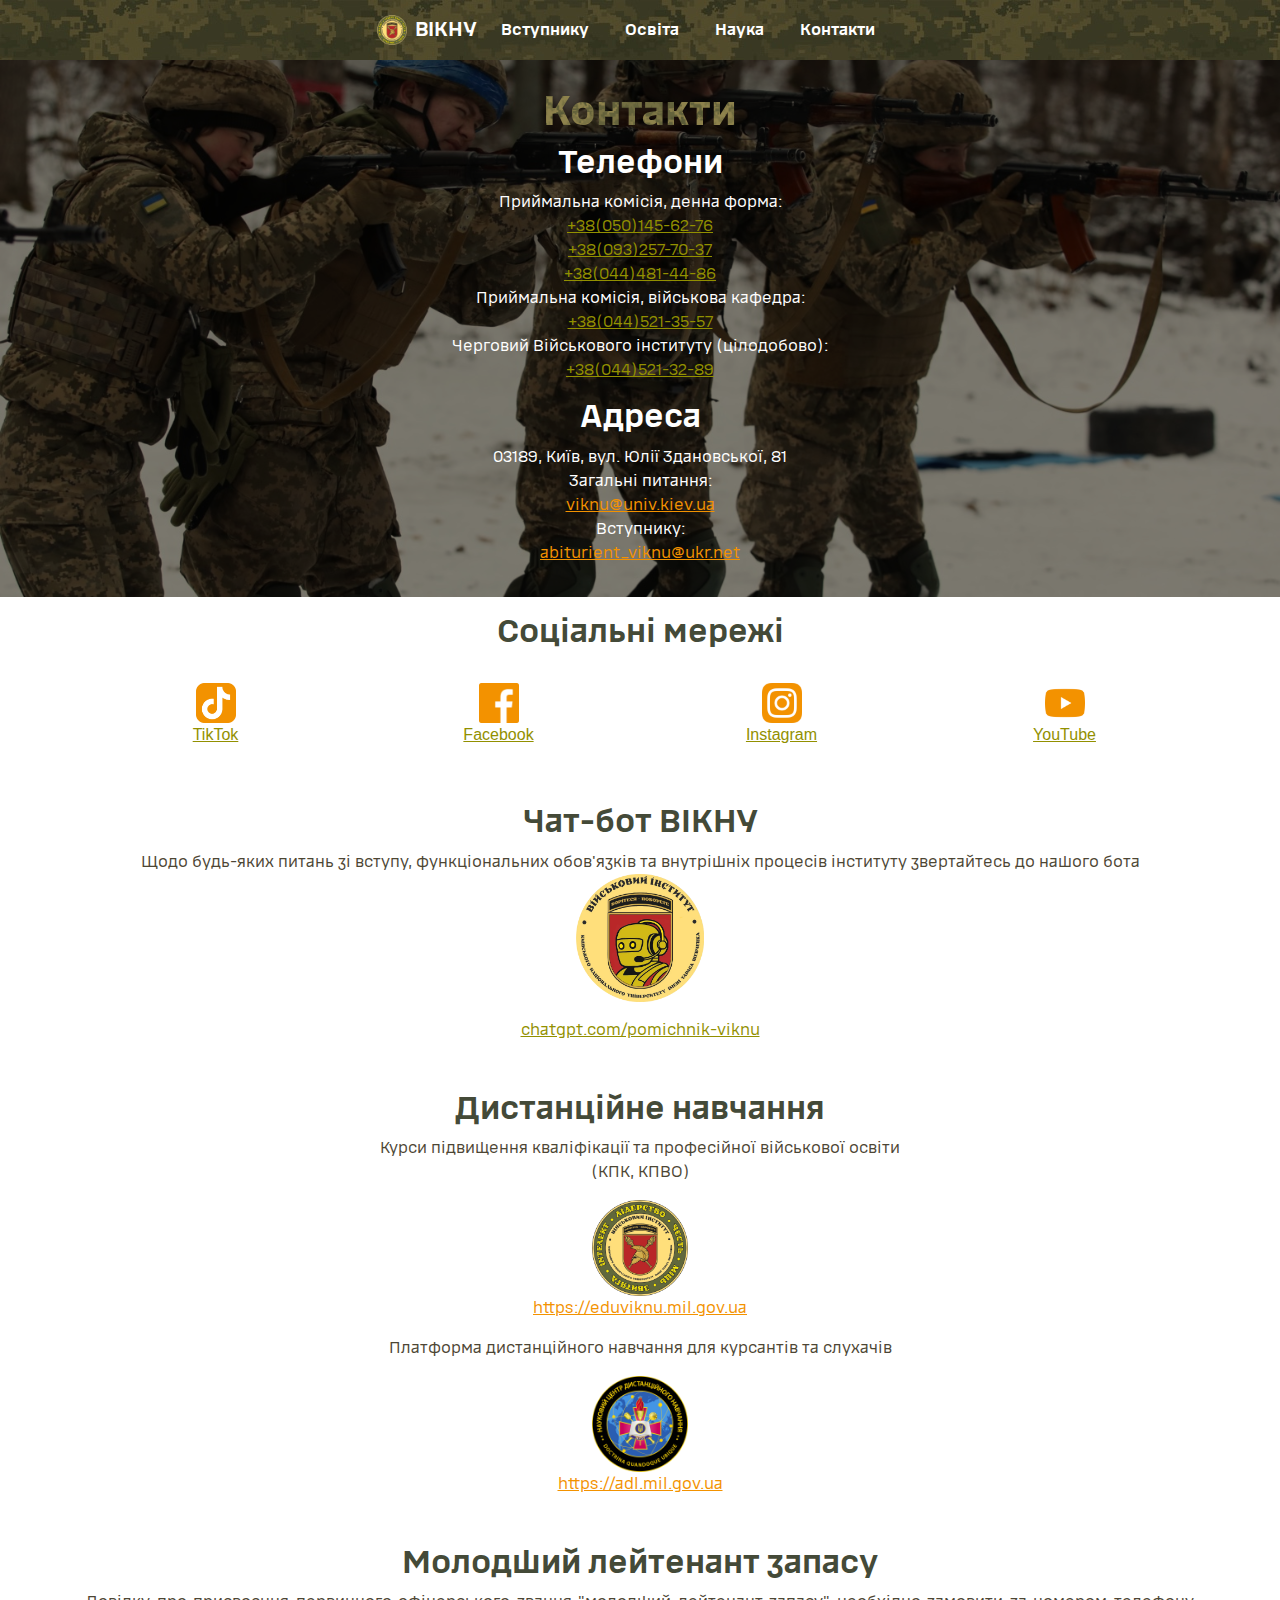
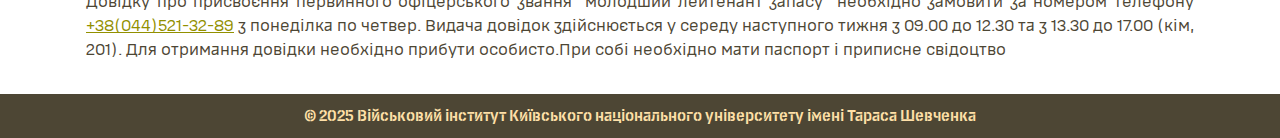
<file: contacts.html>
<!DOCTYPE html>
<html lang="en">
<head>
    <meta charset="UTF-8">
    <meta name="viewport" content="width=device-width, initial-scale=1">
    <title>Контакти</title>
</head>
<body>
<div id="header-placeholder"></div>
<main style="padding: 0; margin: 0">
    <div style="background-image: url('pic/contacs_bg.jpg'); background-color: #4d4634aa; background-blend-mode: multiply; background-size: cover; ">
        <div class="container p-3 text-center" >
            <br>
            <br>
            <br>
          <h1>Контакти</h1>
            <h2 style="color: white">Телефони</h2>
            <p style="color: white">
                Приймальна комісія, денна форма:<br>
                <a href="tel:+380501456276">+38(050)145-62-76</a><br>
                <a href="tel:+380932577037">+38(093)257-70-37</a><br>
                <a href="tel:+380444814486">+38(044)481-44-86</a><br>
                Приймальна комісія, військова кафедра:<br>
                <a href="tel:+380445213557">+38(044)521-35-57</a><br>
                Черговий Військового інституту (цілодобово):<br>
                <a href="tel:+380445213289">+38(044)521-32-89</a>
            </p>

            <h2 style="color: white">Адреса</h2>
            <p style="color: white">
                03189, Київ, вул. Юлії Здановської, 81<br>
                Загальні питання:<br>
                <a style="color: #F39200" href="mailto:viknu@univ.kiev.ua">viknu@univ.kiev.ua</a><br>
                Вступнику:<br>
                <a style="color: #F39200" href="mailto:abiturient_viknu@ukr.net">abiturient_viknu@ukr.net</a><br>
            <p>
        </div>
    </div>
    <div style="color: #6A653A" class="container p-3 text-center">
        <h2>Соціальні мережі</h2>
        <br>
        <div class="row">

            <div class="col"><a href="https://www.tiktok.com/@_viknu_kyiv"><img src="pic/sm/tiktok.png" style="width: 40px" alt="tiktok"><br>TikTok</a></div>
            <div class="col"><a href="https://www.facebook.com/VIKNUKIEV/"><img src="pic/sm/facebook.png" style="width: 40px" alt="facebook"><br>Facebook</a></div>
            <div class="col"><a href="https://www.instagram.com/military_institute_viknu_kyiv/"><img src="pic/sm/instagram.png" style="width: 40px" alt="instagram"><br>Instagram</a></div>
            <div class="col"><a href="https://www.youtube.com/channel/UCP9o-kizhSV2mtFWdlowFRg"><img src="pic/sm/youtube.png" style="width: 40px" alt="youtube"><br>YouTube</a></div>
        </div>
        <br>
    </div>

    <div style="color: #6A653A" class="container p-3 text-center">
        <h2>Чат-бот ВІКНУ</h2>
        <p>Щодо будь-яких питань зі вступу, функціональних обов'язків та внутрішніх процесів інституту звертайтесь до нашого бота <br>
            <a href="https://chatgpt.com/g/g-6853ee6983a88191aa1d6611e16ad68a-pomichnik-viknu" target="_blank">
                <img alt="" src="pic/viknu_bot.png" style="height: 128px; width: 128px;" />
            </a>
        </p>
        <p><a href="https://chatgpt.com/g/g-6853ee6983a88191aa1d6611e16ad68a-pomichnik-viknu">chatgpt.com/pomichnik-viknu</a></p>
    </div>

    <div style="color: #6A653A" class="container p-3 text-center">

        <h2>Дистанційне навчання</h2>
        <p>
            Курси підвищення кваліфікації та професійної військової освіти<br>
            (КПК, КПВО)</p>
        <p>
            <a style="color: #F39200;" href="https://eduviknu.mil.gov.ua" target="_blank">
                <img alt="Логотип ВІКНУ" src="pic/viknu_logo.png" style="height: 96px; width: 96px;" />
                <br>
                https://eduviknu.mil.gov.ua
            </a>
        </p>
        <p>
            Платформа дистанційного навчання для курсантів та слухачів<br>
        </p>
        <p>
            <a style="color: #F39200" href=”https://adl.mil.gov.ua”>
                <img alt="Логотип НУОУ" src="pic/nuou_logo.png" style="height: 96px; width: 96px;" />
                <br>
                https://adl.mil.gov.ua
            </a>
        </p>
    </div>
    <div style="color: #6A653A" class="container p-3 text-center">
        <h2>Молодший лейтенант запасу</h2>
        <p class="text-justify">
            Довідку про присвоєння первинного офіцерського звання "молодший лейтенант запасу" необхідно замовити за номером телефону <a href="tel:+380445213289">+38(044)521-32-89</a> з понеділка по четвер. Видача довідок здійснюється у середу наступного тижня з 09.00 до 12.30 та з 13.30 до 17.00 (кім, 201). Для отримання довідки необхідно прибути особисто.При собі необхідно мати паспорт і приписне свідоцтво
        </p>
    </div>

</main>
  <div id="footer-placeholder"></div>
  <script src="https://cdn.jsdelivr.net/npm/bootstrap@5.3.0/dist/js/bootstrap.bundle.min.js"></script>
  <script>
  document.addEventListener('DOMContentLoaded', function() {
    fetch('header.html')
            .then(res => res.text())
            .then(html => {
              document.getElementById('header-placeholder').innerHTML = html;
            });
    fetch('footer.html')
            .then(res => res.text())
            .then(html => {
              document.getElementById('footer-placeholder').innerHTML = html;
            });
  });
</script>
</body>
</html>
</file>
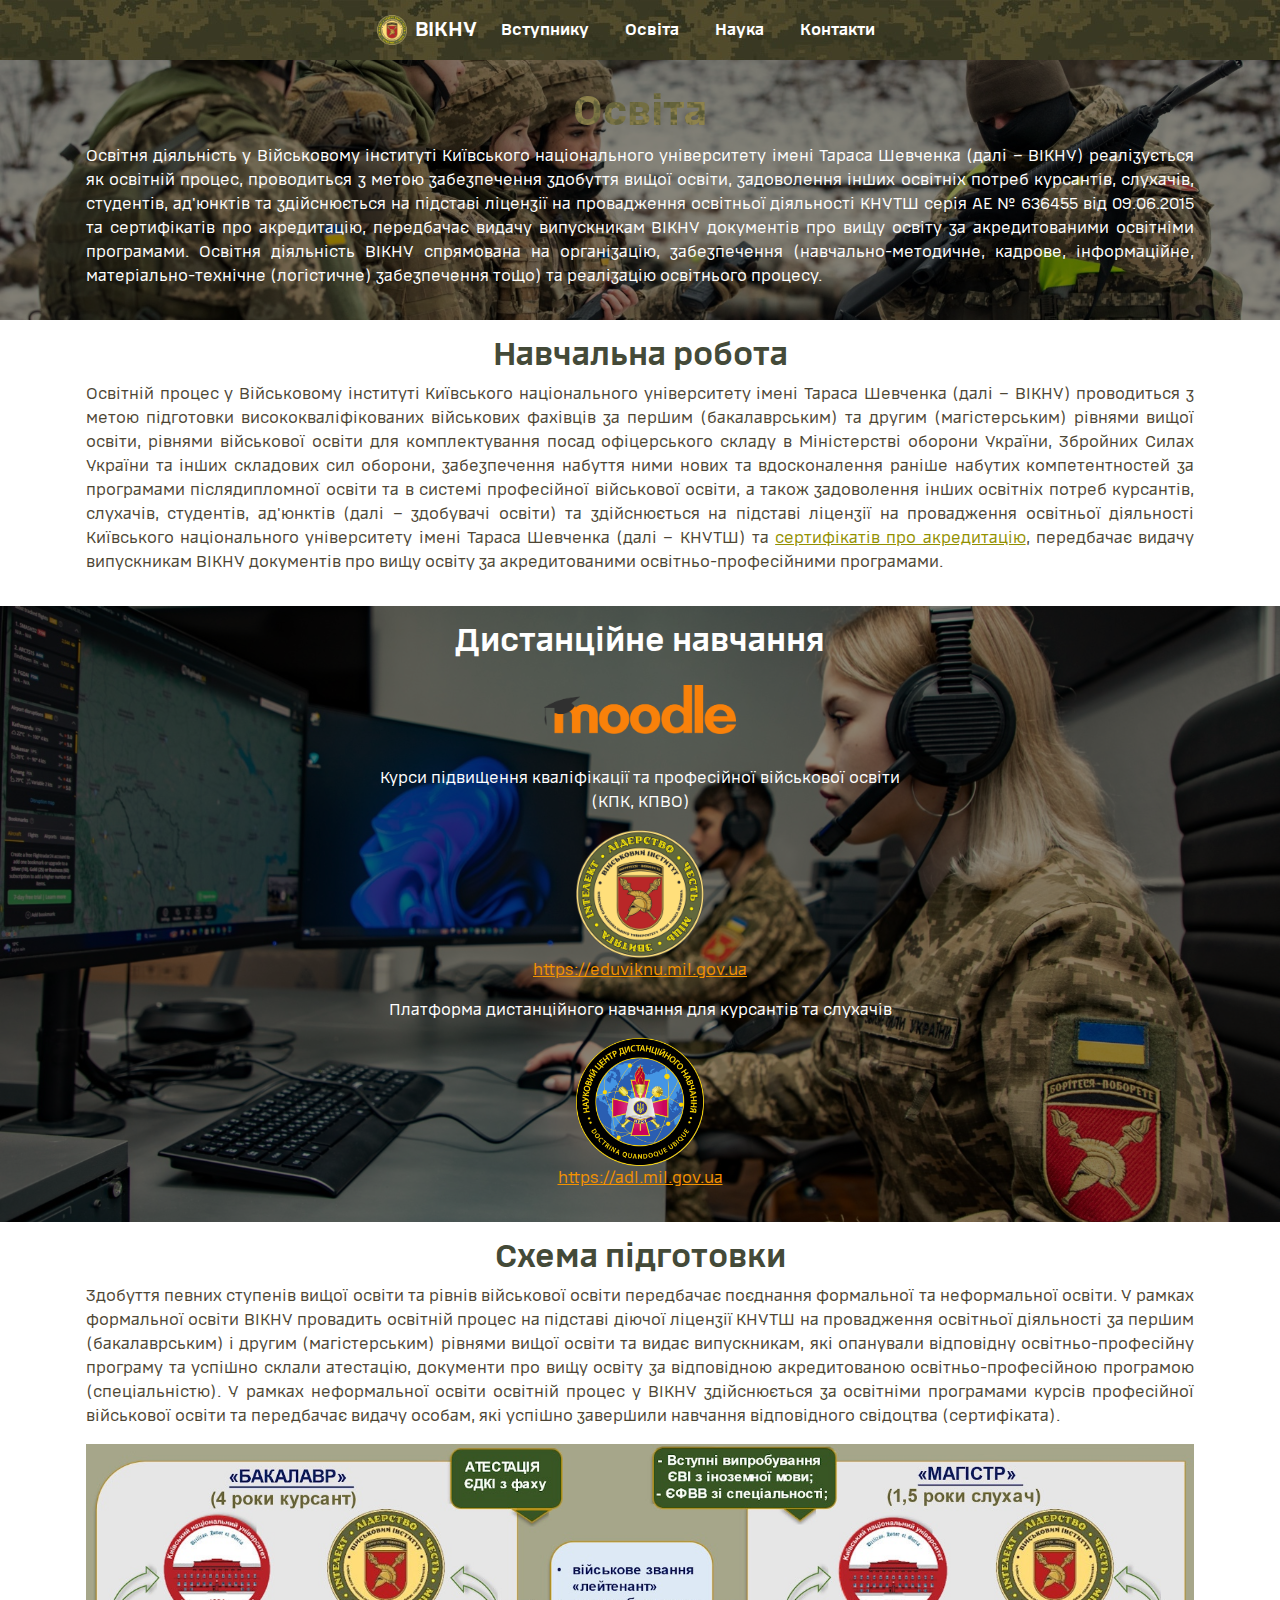
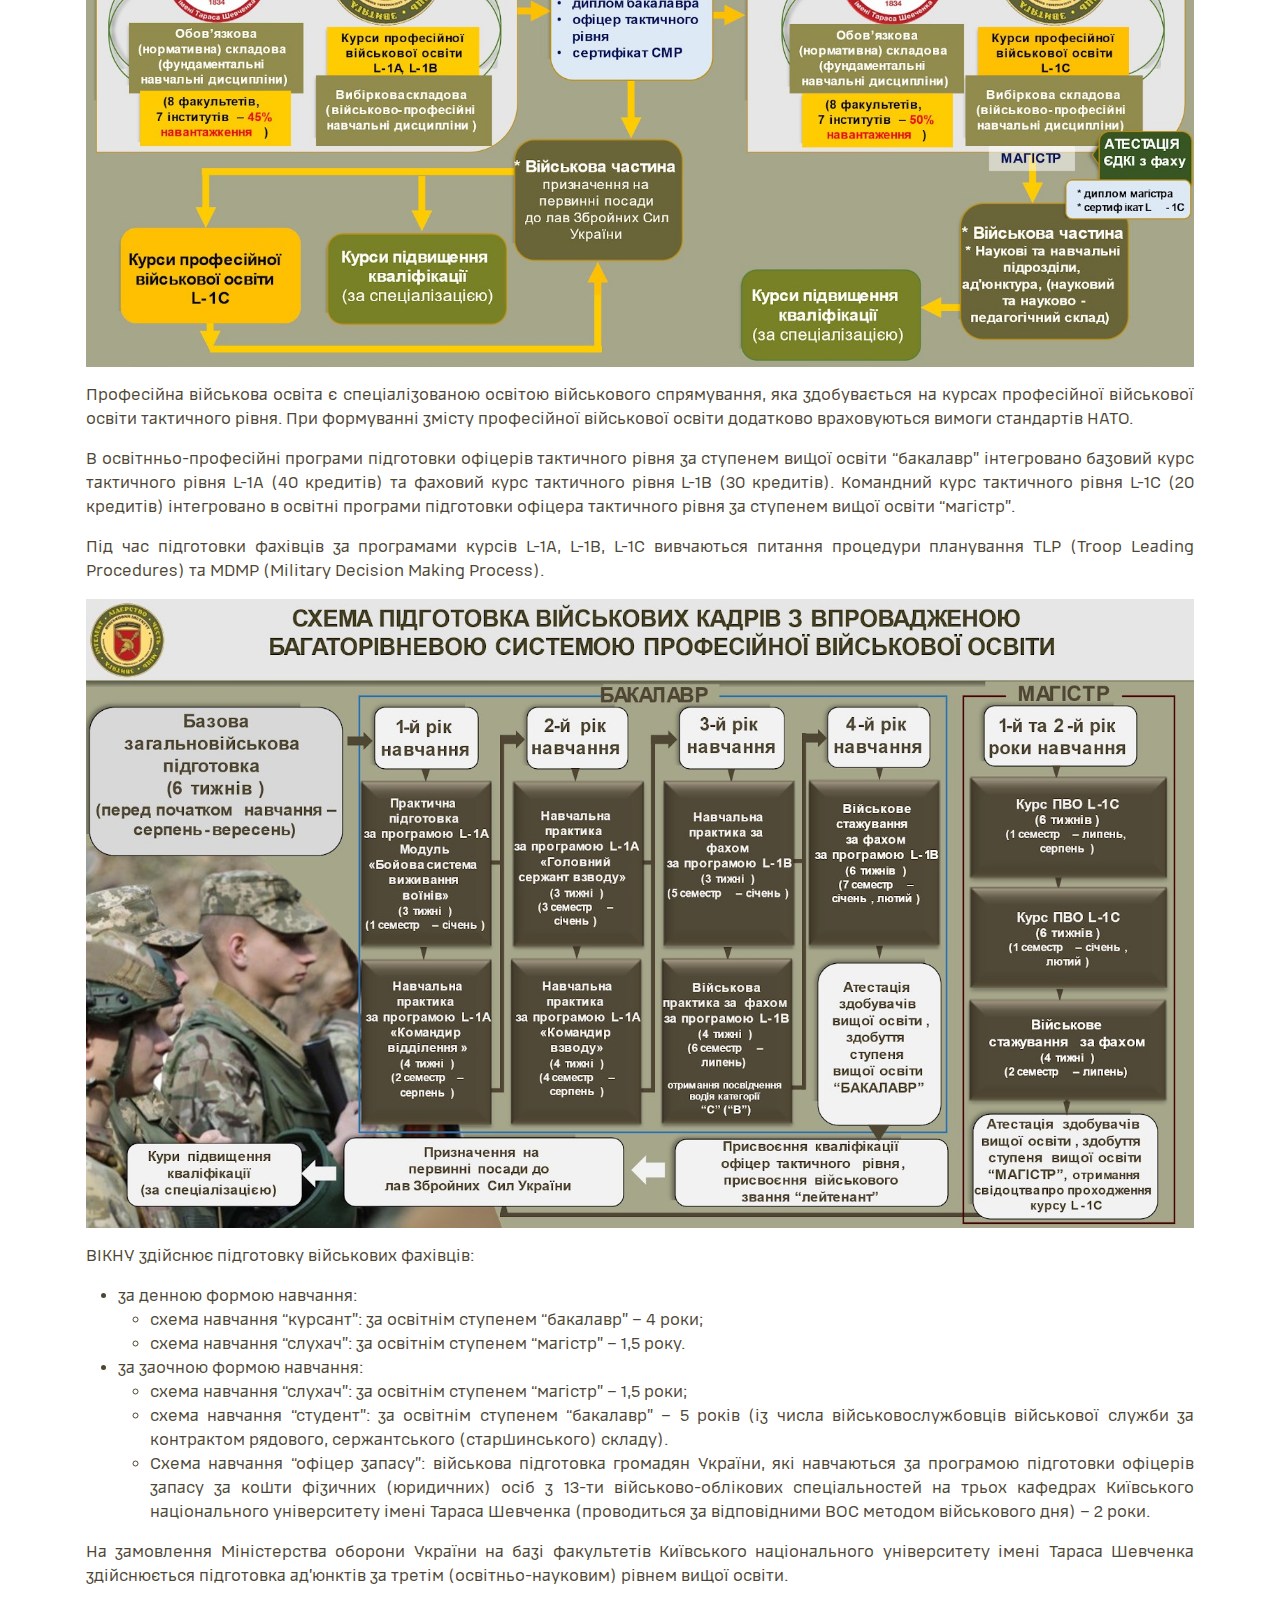
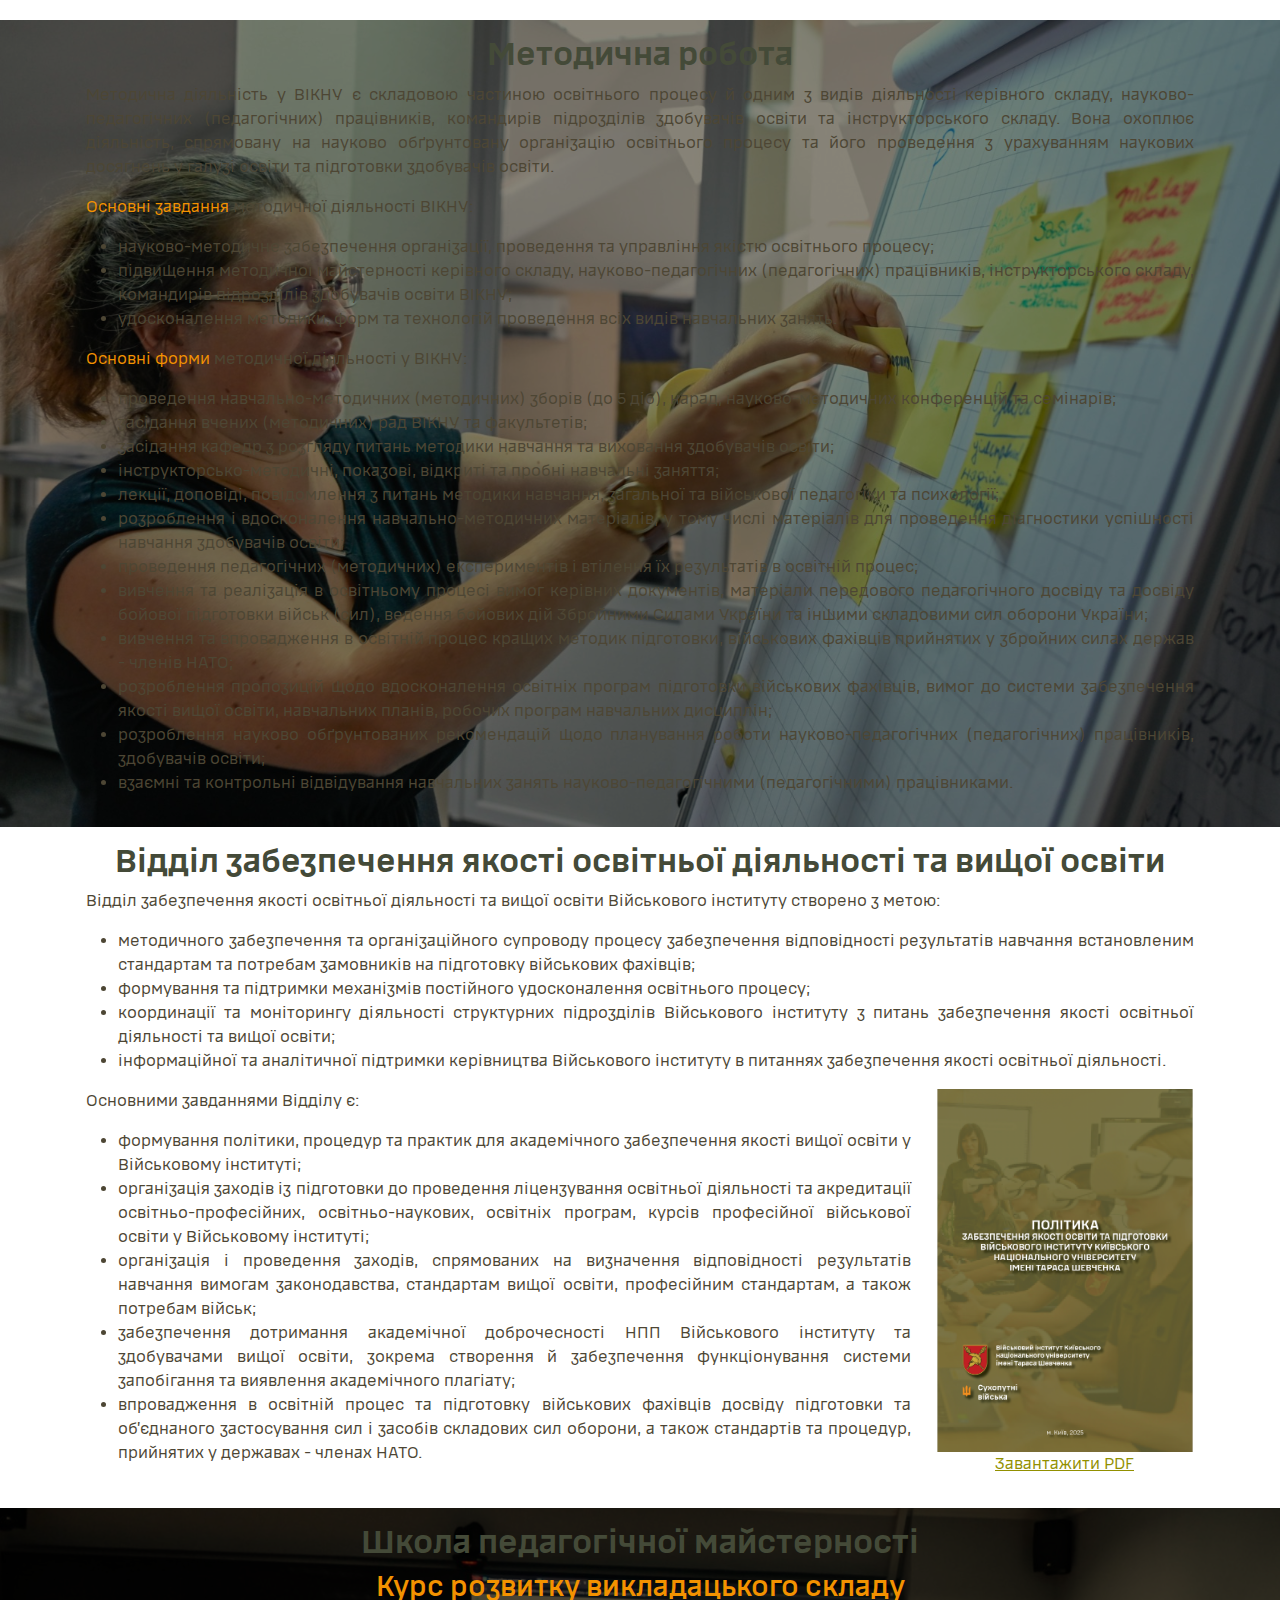
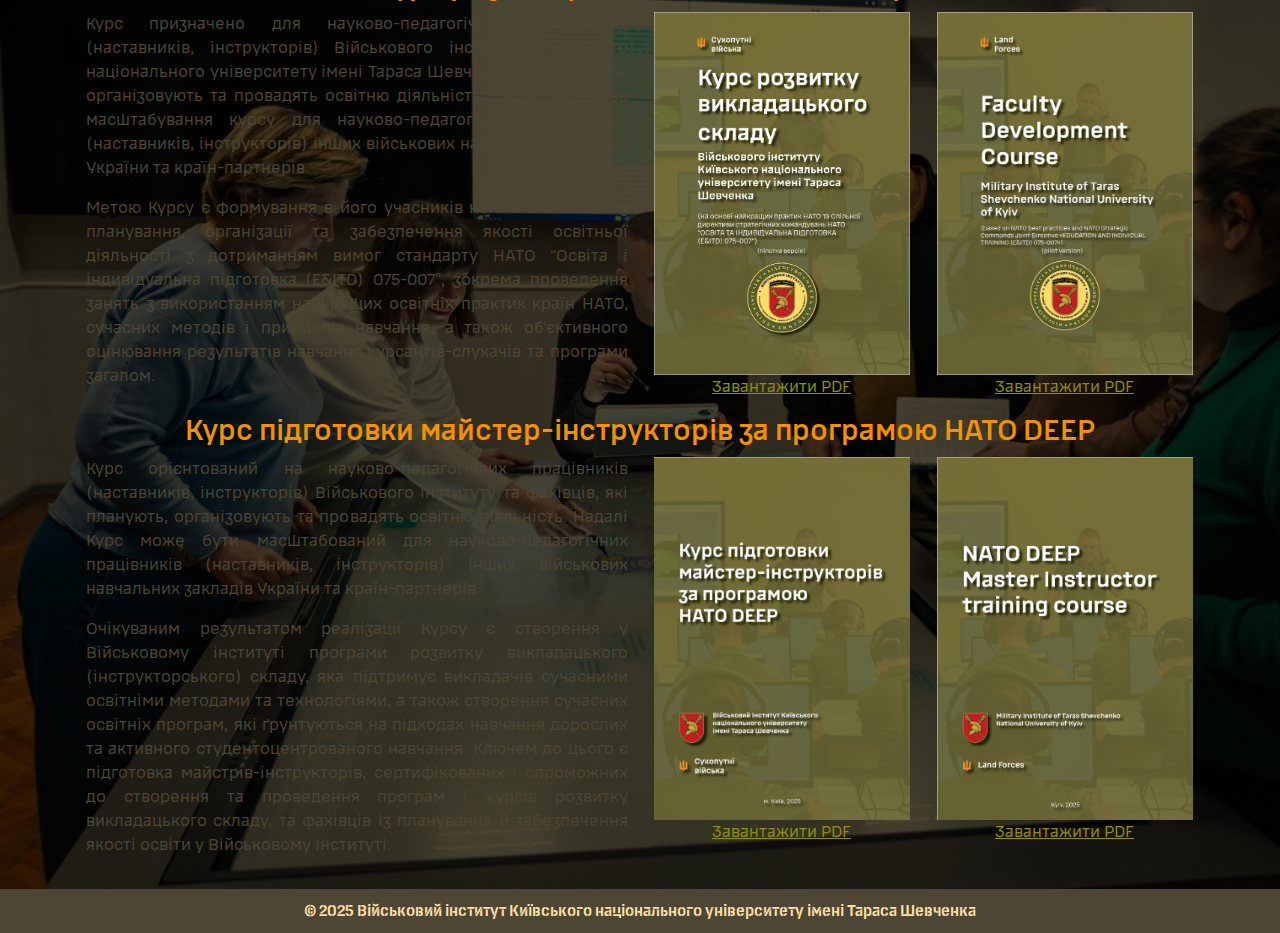
<file: education.html>
<!DOCTYPE html>
<html lang="uk">
<head>
    <meta charset="UTF-8">
    <meta name="viewport" content="width=device-width, initial-scale=1.0">
    <title>Освіта</title>
</head>
<body>
<div id="header-placeholder"></div>
<main style="padding: 0; margin: 0">
    <div style="background-image: url('pic/освіта2.jpg'); background-color: #4d4634aa; background-blend-mode: multiply; background-size: cover; ">
        <div class="container p-3 mx-auto text-center">
            <br>
            <br>
            <br>
            <h1>Освіта</h1>
            <p style="color: white" class="text-justify">Освітня діяльність у Військовому інституті Київського
                національного університету імені Тараса Шевченка (далі – ВІКНУ) реалізується як освітній процес,
                проводиться з метою забезпечення здобуття вищої освіти, задоволення інших освітніх потреб курсантів,
                слухачів, студентів, ад'юнктів та здійснюється на підставі ліцензії на провадження освітньої діяльності
                КНУТШ серія АЕ № 636455 від 09.06.2015 та сертифікатів про акредитацію, передбачає видачу випускникам
                ВІКНУ документів про вищу освіту за акредитованими освітніми програмами.
                Освітня діяльність ВІКНУ спрямована на організацію, забезпечення (навчально-методичне, кадрове,
                інформаційне, матеріально-технічне (логістичне) забезпечення тощо) та реалізацію освітнього процесу.</p>
        </div>
    </div>

    <div style="color: #6A653A" class="container p-3 mx-auto text-center">
        <h2>Навчальна робота</h2>
        <p class="text-justify">
            Освітній процес у Військовому інституті Київського національного університету імені Тараса Шевченка (далі –
            ВІКНУ) проводиться з метою підготовки висококваліфікованих військових фахівців за першим (бакалаврським) та
            другим (магістерським) рівнями вищої освіти, рівнями військової освіти для комплектування посад офіцерського
            складу в Міністерстві оборони України, Збройних Силах України та інших складових сил оборони, забезпечення
            набуття ними нових та вдосконалення раніше набутих компетентностей за програмами післядипломної освіти та в
            системі професійної військової освіти, а також задоволення інших освітніх потреб курсантів, слухачів,
            студентів, ад'юнктів (далі – здобувачі освіти) та здійснюється на підставі ліцензії на провадження освітньої
            діяльності Київського національного університету імені Тараса Шевченка (далі – КНУТШ) та <a
                href="https://knu.ua/official/accreditation-certificates">сертифікатів про
            акредитацію</a>, передбачає видачу випускникам ВІКНУ документів про вищу освіту за акредитованими
            освітньо-професійними програмами.
        </p>
    </div>
    <div style="background: url('pic/contacts_mid.jpg'); background-color: #4d4634aa; background-blend-mode: multiply; background-size: cover;">
        <div class="container p-3 mx-auto text-center">
            <h2 style="color: white">Дистанційне навчання</h2>
            <p class="p-3">
                <img alt="Логотип Moodle" src="pic/moodle-logo.png" style=" width: 192px;"/>
            </p>
            <p style="color: white">
                Курси підвищення кваліфікації та професійної військової освіти<br>
                (КПК, КПВО)</p>
            <p>
                <a style="color: #F39200;" href="https://eduviknu.mil.gov.ua" target="_blank">
                    <img alt="Логотип ВІКНУ" src="pic/viknu_logo.png" style="height: 128px; width: 128px;"/>
                    <br>
                    https://eduviknu.mil.gov.ua
                </a>
            </p>
            <p style="color: white">
                Платформа дистанційного навчання для курсантів та слухачів<br>
            </p>
            <p style="color: white">
                <a style="color: #F39200" href=”https://adl.mil.gov.ua”>
                    <img alt="Логотип НУОУ" src="pic/nuou_logo.png" style="height: 128px; width: 128px;"/>
                    <br>
                    https://adl.mil.gov.ua
                </a>
            </p>
        </div>
    </div>
    <div style="color: #6A653A" class="container p-3 mx-auto text-center">
        <h2>Схема підготовки</h2>
        <p class="text-justify">
            Здобуття певних ступенів вищої освіти та рівнів військової освіти передбачає поєднання формальної та
            неформальної освіти.
            У рамках формальної освіти ВІКНУ провадить освітній процес на підставі діючої ліцензії КНУТШ на провадження
            освітньої діяльності за першим (бакалаврським) і другим (магістерським) рівнями вищої освіти та видає
            випускникам, які опанували відповідну освітньо-професійну програму та успішно склали атестацію, документи
            про вищу освіту за відповідною акредитованою освітньо-професійною програмою (спеціальністю).
            У рамках неформальної освіти освітній процес у ВІКНУ здійснюється за освітніми програмами курсів професійної
            військової освіти та передбачає видачу особам, які успішно завершили навчання відповідного свідоцтва
            (сертифіката).
        </p>
        <p>
            <img style="max-width:100%; max-height:100%;" src="pic/схема_підготоки1.jpg" alt="схема підготовки 1">
        </p>

        <p class="text-justify">
            Професійна військова освіта є спеціалізованою освітою військового спрямування, яка здобувається на курсах
            професійної військової освіти тактичного рівня.
            При формуванні змісту професійної військової освіти додатково враховуються вимоги стандартів НАТО.
        </p>
        <p class="text-justify">
            В освітнньо-професійні програми підготовки офіцерів тактичного рівня за ступенем вищої освіти “бакалавр”
            інтегровано базовий курс тактичного рівня L-1A (40 кредитів) та фаховий курс тактичного рівня L-1B (30
            кредитів). Командний курс тактичного рівня L-1C (20 кредитів) інтегровано в освітні програми підготовки
            офіцера тактичного рівня за ступенем вищої освіти “магістр”.
        </p>
        <p class="text-justify">
            Під час підготовки фахівців за програмами курсів L-1A, L-1B, L-1С вивчаються питання процедури планування
            TLP (Troop Leading Procedures) та MDMP (Military Decision Making Process).
        </p>
        <p class="text-justify">
        <p>
            <img style="max-width:100%; max-height:100%;" src="pic/схема_підготоки2.jpg" alt="схема підготовки 2">
        </p>
        <p class="text-justify">
            ВІКНУ здійснює підготовку військових фахівців:
        </p>
        <ul>
            <li class="text-justify">
                за денною формою навчання:
                <ul>
                    <li>схема навчання “курсант”: за освітнім ступенем “бакалавр” – 4 роки;</li>
                    <li>схема навчання “слухач”: за освітнім ступенем “магістр” – 1,5 року.</li>
                </ul>
            </li>
            <li class="text-justify">
                за заочною формою навчання:
                <ul>
                    <li>схема навчання “слухач”: за освітнім ступенем “магістр” – 1,5 роки;</li>
                    <li>схема навчання “студент”: за освітнім ступенем “бакалавр” – 5 років (із числа
                        військовослужбовців військової служби за контрактом рядового, сержантського (старшинського)
                        складу).
                    </li>
                    <li>Схема навчання “офіцер запасу”: військова підготовка громадян України, які навчаються за
                        програмою підготовки офіцерів запасу за кошти фізичних (юридичних) осіб з 13-ти
                        військово-облікових спеціальностей на трьох кафедрах Київського національного університету імені
                        Тараса Шевченка (проводиться за відповідними ВОС методом військового дня) – 2 роки.
                    </li>
                </ul>
            </li>
        </ul>
        <p class="text-justify">
            На замовлення Міністерства оборони України на базі факультетів Київського національного університету імені
            Тараса Шевченка здійснюється підготовка ад’юнктів за третім (освітньо-науковим) рівнем вищої освіти.
        </p>
    </div>
    <div style="color: white; background-image: url('pic/methodic_work.jpg'); background-color: #4d4634aa; background-blend-mode: multiply; background-size: cover; ">
        <div class="container p-3 mx-auto text-center">
            <h2>Методична робота</h2>
            <p class="text-justify">
                Методична діяльність у ВІКНУ є складовою частиною освітнього процесу й одним з видів діяльності
                керівного складу, науково-педагогічних (педагогічних) працівників, командирів підрозділів здобувачів
                освіти та інструкторського складу. Вона охоплює діяльність, спрямовану на науково обґрунтовану
                організацію освітнього процесу та його проведення з урахуванням наукових досягнень у галузі освіти та
                підготовки здобувачів освіти.
            </p>
            <p  class="text-justify">
                <span style="color: #F39200">Основні завдання</span> методичної діяльності ВІКНУ:
            </p>
            <ul class="text-justify">
                <li>науково-методичне забезпечення організації, проведення та управління якістю освітнього процесу;</li>
                <li>підвищення методичної майстерності керівного складу, науково-педагогічних (педагогічних)
                    працівників, інструкторського складу, командирів підрозділів здобувачів освіти ВІКНУ;
                </li>
                <li>удосконалення методики, форм та технологій проведення всіх видів навчальних занять.</li>
            </ul>
            <p  class="text-justify">
                <span style="color: #F39200">Основні форми</span> методичної діяльності у ВІКНУ:
            </p>
            <ul class="text-justify">
                <li>проведення навчально-методичних (методичних) зборів (до 5 діб), нарад, науково-методичних
                    конференцій та семінарів;
                </li>
                <li>засідання вчених (методичних) рад ВІКНУ та факультетів;</li>
                <li>засідання кафедр з розгляду питань методики навчання та виховання здобувачів освіти;</li>
                <li>інструкторсько-методичні, показові, відкриті та пробні навчальні заняття;</li>
                <li>лекції, доповіді, повідомлення з питань методики навчання, загальної та військової педагогіки та
                    психології;
                </li>
                <li>розроблення і вдосконалення навчально-методичних матеріалів, у тому числі матеріалів для проведення
                    діагностики успішності навчання здобувачів освіти;
                </li>
                <li>проведення педагогічних (методичних) експериментів і втілення їх результатів в освітній процес;</li>
                <li>вивчення та реалізація в освітньому процесі вимог керівних документів, матеріали передового
                    педагогічного досвіду та досвіду бойової підготовки військ (сил), ведення бойових дій Збройними
                    Силами України та іншими складовими сил оборони України;
                </li>
                <li>вивчення та впровадження в освітній процес кращих методик підготовки, військових фахівців прийнятих
                    у збройних силах держав - членів НАТО;
                </li>
                <li>розроблення пропозицій щодо вдосконалення освітніх програм підготовки військових фахівців, вимог до
                    системи забезпечення якості вищої освіти, навчальних планів, робочих програм навчальних дисциплін;
                </li>
                <li>розроблення науково обґрунтованих рекомендацій щодо планування роботи науково-педагогічних
                    (педагогічних) працівників, здобувачів освіти;
                </li>
                <li>взаємні та контрольні відвідування навчальних занять науково-педагогічними (педагогічними)
                    працівниками.
                </li>
            </ul>
        </div>
    </div>
    <div style="color: #6A653A" class="container p-3 mx-auto text-center">
        <h2>Відділ забезпечення якості освітньої діяльності та вищої освіти</h2>
        <p class="text-justify">
            Відділ забезпечення якості освітньої діяльності та вищої освіти Військового інституту створено з метою:
        </p>
        <ul class="text-justify">
            <li>методичного забезпечення та організаційного супроводу процесу забезпечення відповідності результатів
                навчання встановленим стандартам та потребам замовників на підготовку військових фахівців;
            </li>
            <li>формування та підтримки механізмів постійного удосконалення освітнього процесу;</li>
            <li>координації та моніторингу діяльності структурних підрозділів Військового інституту з питань
                забезпечення якості освітньої діяльності та вищої освіти;
            </li>
            <li>інформаційної та аналітичної підтримки керівництва Військового інституту в питаннях забезпечення якості
                освітньої діяльності.
            </li>
        </ul>
        <div  class="row">
            <div class="col-12 col-md-9">

                <p class="text-justify">
                    Основними завданнями Відділу є:
                </p>
                <ul class="text-justify">
                    <li>формування політики, процедур та практик для академічного забезпечення якості вищої освіти у
                        Військовому інституті;
                    </li>
                    <li>організація заходів із підготовки до проведення ліцензування освітньої діяльності та акредитації
                        освітньо-професійних, освітньо-наукових, освітніх програм, курсів професійної військової освіти
                        у Військовому інституті;
                    </li>
                    <li>організація і проведення заходів, спрямованих на визначення відповідності результатів навчання
                        вимогам законодавства, стандартам вищої освіти, професійним стандартам, а також потребам військ;
                    </li>
                    <li>забезпечення дотримання академічної доброчесності НПП Військового інституту та здобувачами вищої
                        освіти, зокрема створення й забезпечення функціонування системи запобігання та виявлення
                        академічного плагіату;
                    </li>
                    <li>впровадження в освітній процес та підготовку військових фахівців досвіду підготовки та
                        об’єднаного застосування сил і засобів складових сил оборони, а також стандартів та процедур,
                        прийнятих у державах - членах НАТО.
                    </li>
                </ul>
            </div>
            <div class="col-12 col-md-3">
                <a href="files/education_quality.pdf" download><img alt="" src="pic/education_quality.png"
                                                                    style="height: 363px; width: 256px;"/></a>
                <p><a href="files/education_quality.pdf">Завантажити PDF</a></p>
            </div>
        </div>
    </div>
    <div style="color: white; background-image: url('pic/pedagog.jpg'); background-color: #4d4634; background-blend-mode: multiply; background-size: cover;">
    <div  class="container p-3 mx-auto text-center">
        <h2>Школа педагогічної майстерності</h2>
        <h3 style="color: #F39200">Курс розвитку викладацького складу</h3>
        <div class="row">
        <div class="col-12 col-md-6">

            <p class="text-justify">
                Курс призначено для науково-педагогічних працівників (наставників, інструкторів) Військового інституту
                Київського національного університету імені Тараса Шевченка, які планують, організовують та провадять
                освітню діяльність. Надалі можливе масштабування курсу для науково-педагогічних працівників (наставників,
                інструкторів) інших військових навчальних закладів України та країн-партнерів.
            </p>
            <p class="text-justify">
                Метою Курсу є формування в його учасників компетентностей з планування, організації та забезпечення якості
                освітньої діяльності з дотриманням вимог стандарту НАТО “Освіта і індивідуальна підготовка (E&ITD) 075-007”,
                зокрема проведення занять з використанням найкращих освітніх практик країн НАТО, сучасних методів і
                принципів навчання, а також об’єктивного оцінювання результатів навчання курсантів-слухачів та програми
                загалом.
            </p>
        </div>
        <div class="col-12 col-md-3">
            <a href="files/розвиток_складу.pdf" download><img alt="" src="pic/розвиток_складу.png"
                                                                style="height: 363px; width: 256px;"/></a>
            <p><a href="files/розвиток_складу.pdf">Завантажити PDF</a></p>
        </div>
        <div class="col-12 col-md-3">
            <a href="files/faculty_development.pdf" download><img alt="" src="pic/faculty_development.png"
                                                                style="height: 363px; width: 256px;"/></a>
            <p><a href="files/faculty_development.pdf">Завантажити PDF</a></p>
        </div>
        </div>
        <h3 style="color: #F39200">Курс підготовки майстер-інструкторів за програмою НАТО DEEP</h3>
        <div  class="row">
            <div class="col-12 col-md-6">

                <p class="text-justify">Курс орієнтований на науково-педагогічних працівників (наставників, інструкторів)
                    Військового інституту та фахівців, які планують, організовують та провадять освітню діяльність. Надалі Курс
                    може бути масштабований для науково-педагогічних працівників (наставників, інструкторів) інших військових
                    навчальних закладів України та країн-партнерів.</p>
                <p class="text-justify">
                    Очікуваним результатом реалізації Курсу є створення у Військовому інституті програми розвитку викладацького
                    (інструкторського) складу, яка підтримує викладачів сучасними освітніми методами та технологіями, а також
                    створення сучасних освітніх програм, які ґрунтуються на підходах навчання дорослих та активного
                    студентоцентрованого навчання.
                    Ключем до цього є підготовка майстрів-інструкторів, сертифікованих і спроможних до створення та проведення
                    програм і курсів розвитку викладацького складу, та фахівців із планування й забезпечення якості освіти у
                    Військовому інституті.
                </p>
            </div>
            <div class="col-12 col-md-3">
                <a href="files/нато_deep.pdf" download><img alt="" src="pic/нато_deep.png"
                                                                  style="height: 363px; width: 256px;"/></a>
                <p><a href="files/нато_deep.pdf">Завантажити PDF</a></p>
            </div>
            <div class="col-12 col-md-3" >
                <a href="files/nato_deep.pdf" download><img alt="" src="pic/nato_deep.png"
                                                                      style="height: 363px; width: 256px;"/></a>
                <p><a href="files/nato_deep.pdf">Завантажити PDF</a></p>
            </div>
        </div>
    </div>
    </div>
</main>
<div id="footer-placeholder"></div>
<script src="https://cdn.jsdelivr.net/npm/bootstrap@5.3.0/dist/js/bootstrap.bundle.min.js"></script>
<script>
    document.addEventListener('DOMContentLoaded', function () {
        fetch('header.html')
            .then(res => res.text())
            .then(html => {
                document.getElementById('header-placeholder').innerHTML = html;
            });
        fetch('footer.html')
            .then(res => res.text())
            .then(html => {
                document.getElementById('footer-placeholder').innerHTML = html;
            });
    });
</script>
</body>
</html>
</file>
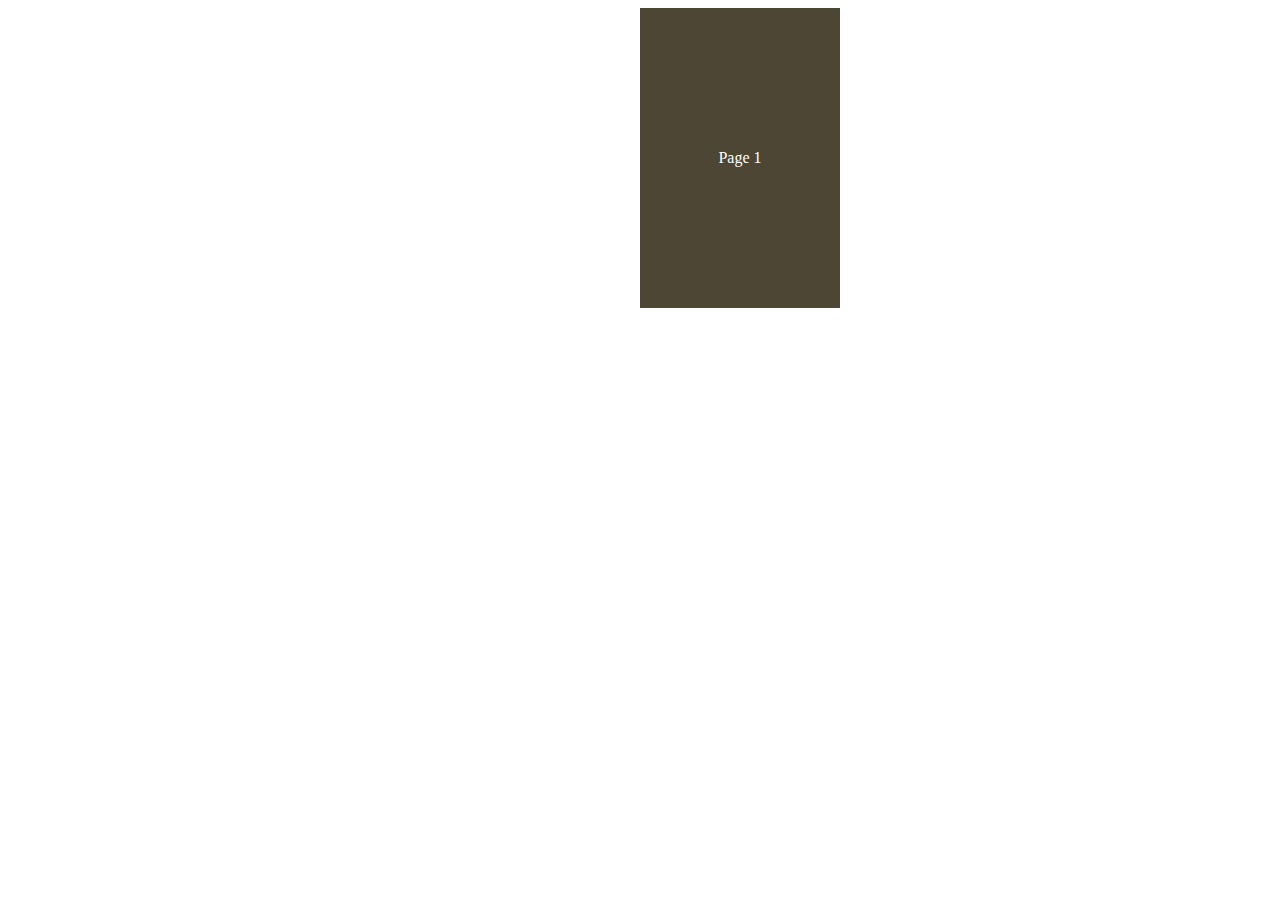
<file: fliptest.html>
<!DOCTYPE html>
<html lang="en">
<head>
    <meta charset="UTF-8">
    <title>Title</title>
  <link rel="stylesheet" href="styles/flipbook.css">
  <script src="scripts/jquery.min.js"></script>
  <script src="scripts/turn.min.js"></script>
  <script src="scripts/flipbook.js"></script>
</head>
<body>
<div class="book" id="flipbook">
  <div class="page">Page 1</div>
  <div class="page">Page 2</div>
  <div class="page">Page 3</div>
  <div class="page">Page 4</div>
</div>
</body>
</html>
</file>
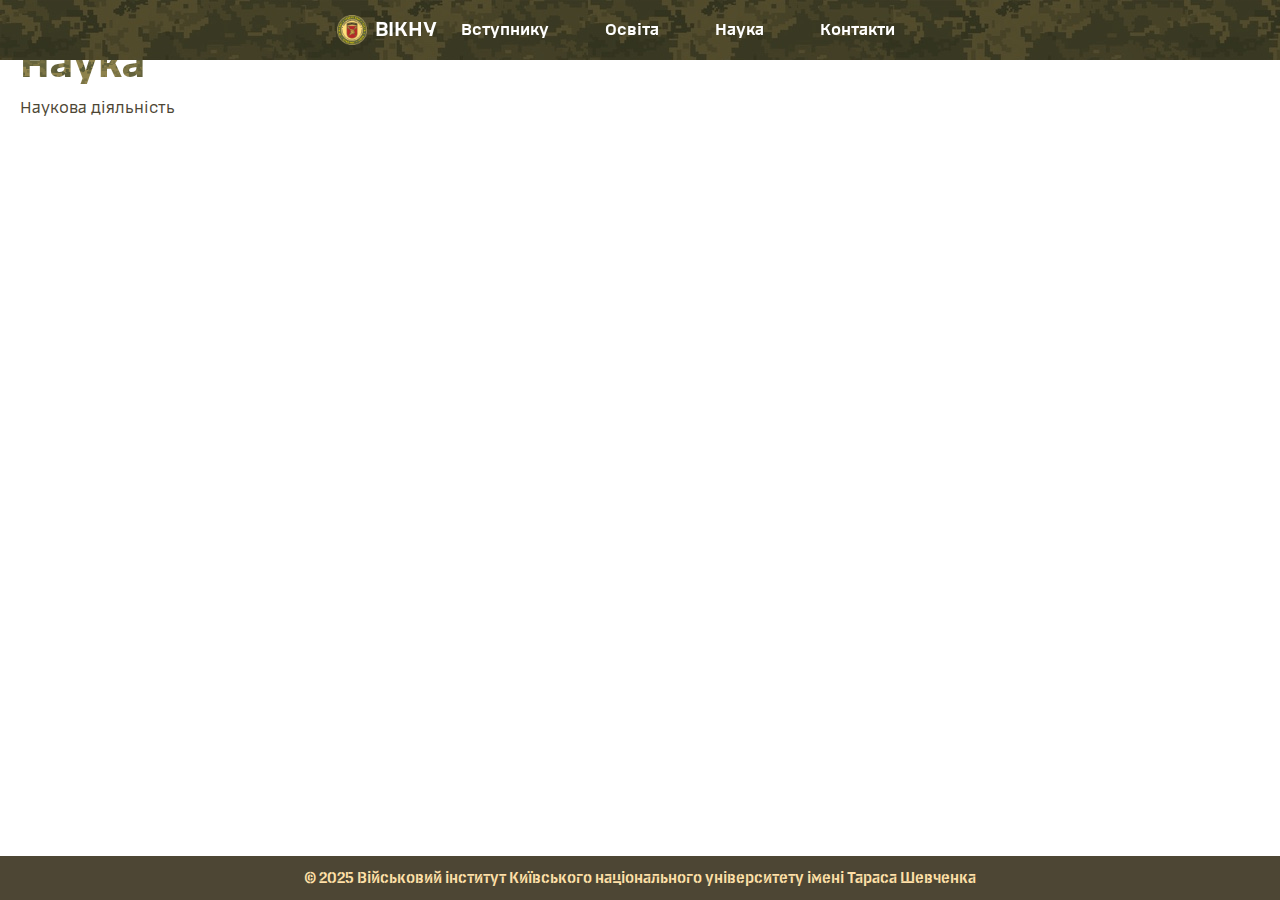
<file: nauka.html>
<!DOCTYPE html>
<html lang="en">
<head>
    <meta charset="UTF-8">
    <title>Наука</title>
    <link rel="stylesheet" href="style.css">
</head>
<body>
<div id="header-placeholder"></div>
<main>
    <h1>Наука</h1>
    <p>Наукова діяльність</p>

</main>
<div id="footer-placeholder"></div>
<script>
    document.addEventListener('DOMContentLoaded', function() {
        fetch('header.html')
            .then(res => res.text())
            .then(html => {
                document.getElementById('header-placeholder').innerHTML = html;
            });
        fetch('footer.html')
            .then(res => res.text())
            .then(html => {
                document.getElementById('footer-placeholder').innerHTML = html;
            });
    });
</script>
</body>
</html>
</file>
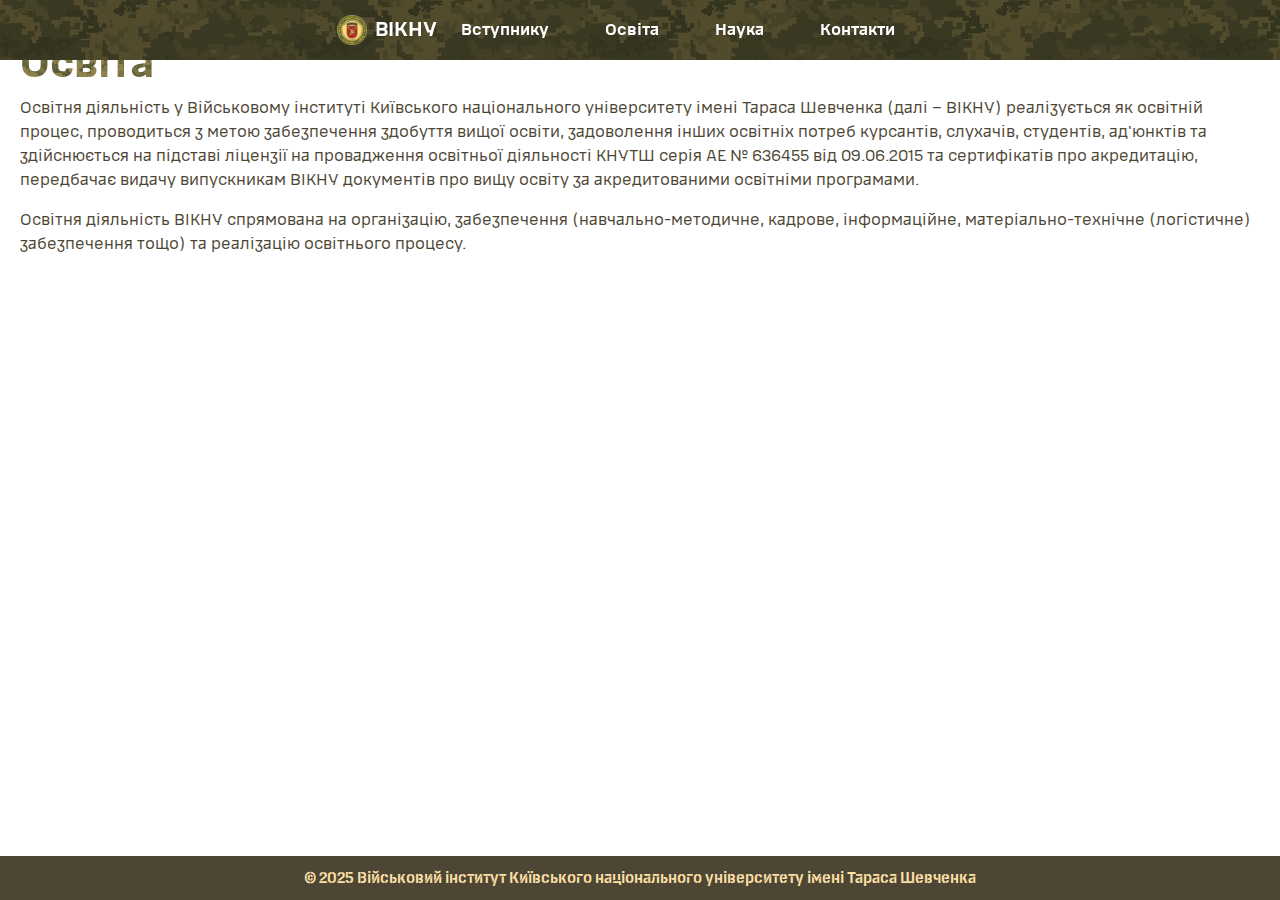
<file: osvita.html>
<!DOCTYPE html>
<html lang="uk">
<head>
    <meta charset="UTF-8">
    <meta name="viewport" content="width=device-width, initial-scale=1.0">
    <title>Освіта</title>
    <link rel="stylesheet" href="style.css">
</head>
<body>
    <div id="header-placeholder"></div>
    <main>
        <h1>Освіта</h1>
        <p>Освітня діяльність у Військовому інституті Київського національного університету імені Тараса Шевченка (далі – ВІКНУ) реалізується як освітній процес, проводиться з метою забезпечення здобуття вищої освіти, задоволення інших освітніх потреб курсантів, слухачів, студентів, ад'юнктів та здійснюється на підставі ліцензії на провадження освітньої діяльності КНУТШ серія АЕ № 636455 від 09.06.2015 та сертифікатів про акредитацію, передбачає видачу випускникам ВІКНУ документів про вищу освіту за акредитованими освітніми програмами.</p>
        <p>Освітня діяльність ВІКНУ спрямована на організацію, забезпечення (навчально-методичне, кадрове, інформаційне, матеріально-технічне (логістичне) забезпечення тощо) та реалізацію освітнього процесу.</p>
    </main>
    <div id="footer-placeholder"></div>
    <script>
        document.addEventListener('DOMContentLoaded', function() {
            fetch('header.html')
                .then(res => res.text())
                .then(html => {
                    document.getElementById('header-placeholder').innerHTML = html;
                });
            fetch('footer.html')
                .then(res => res.text())
                .then(html => {
                    document.getElementById('footer-placeholder').innerHTML = html;
                });
        });
    </script>
</body>
</html>
</file>
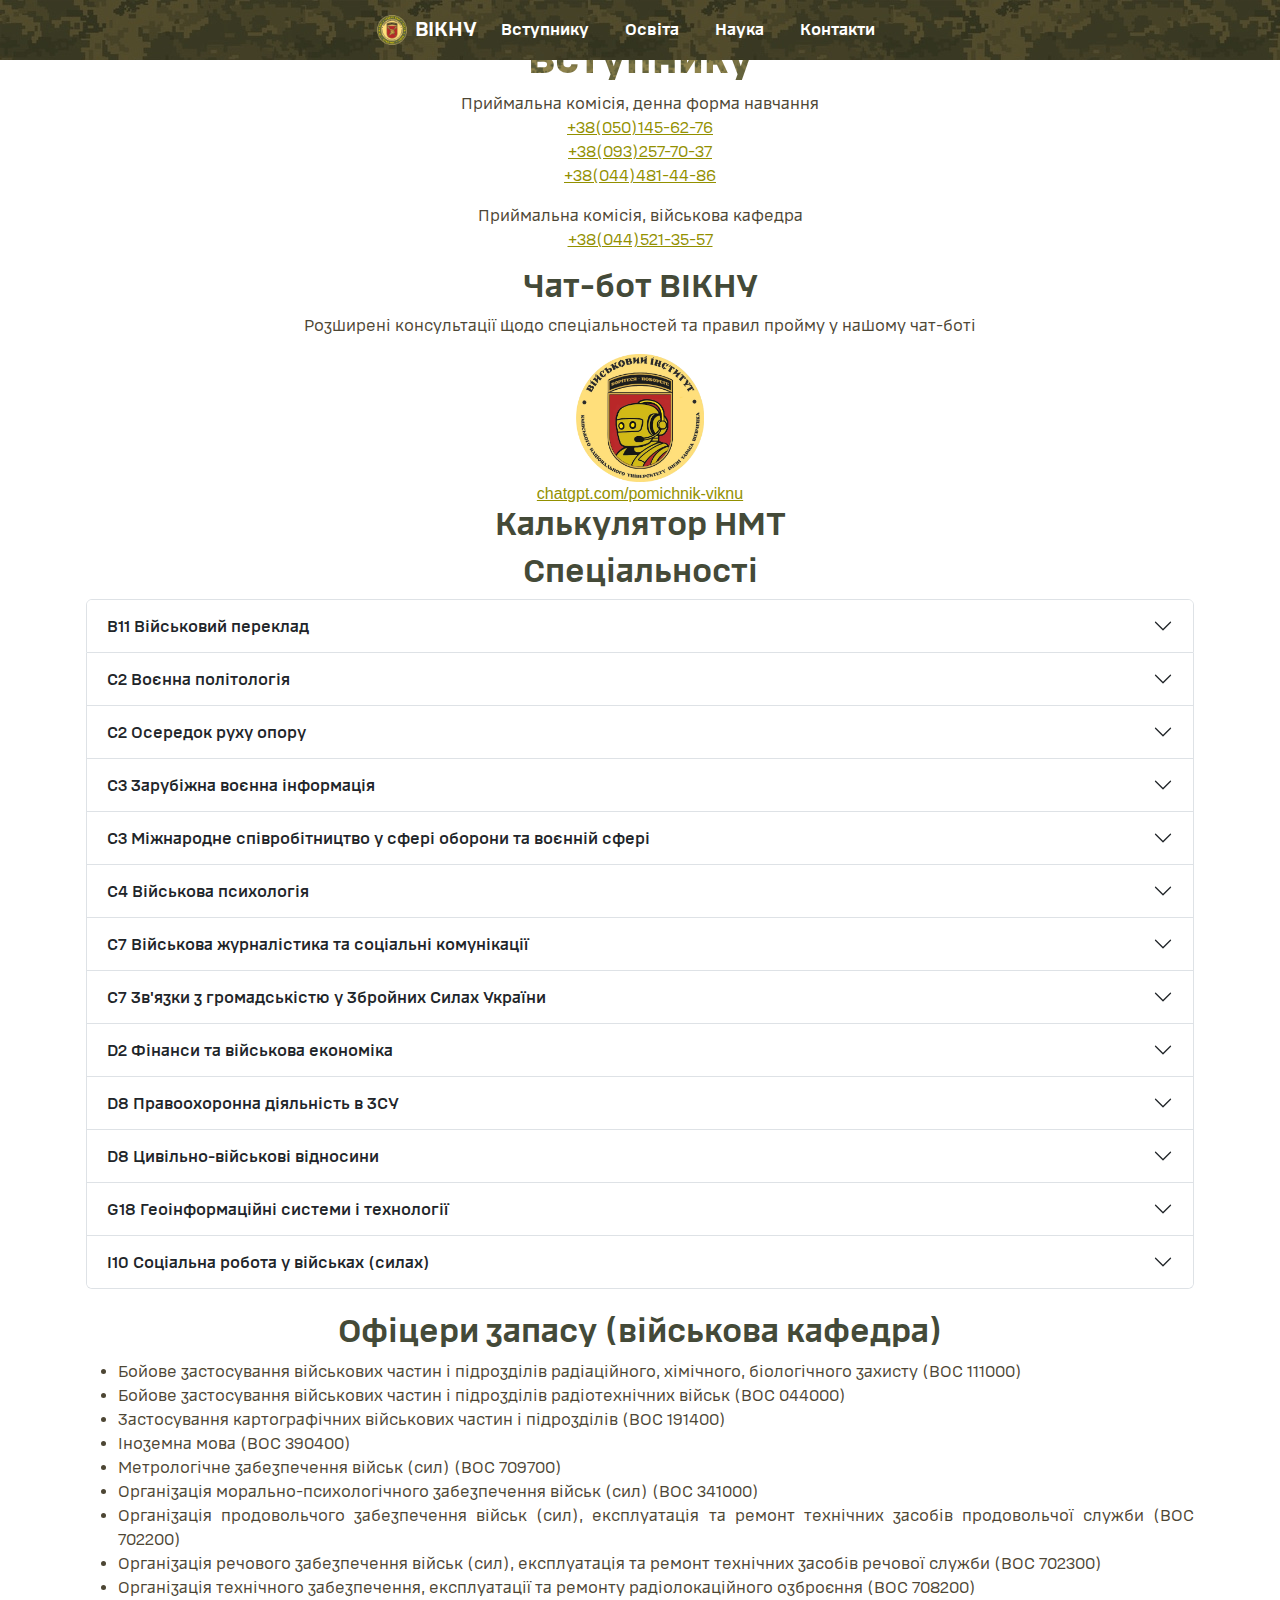
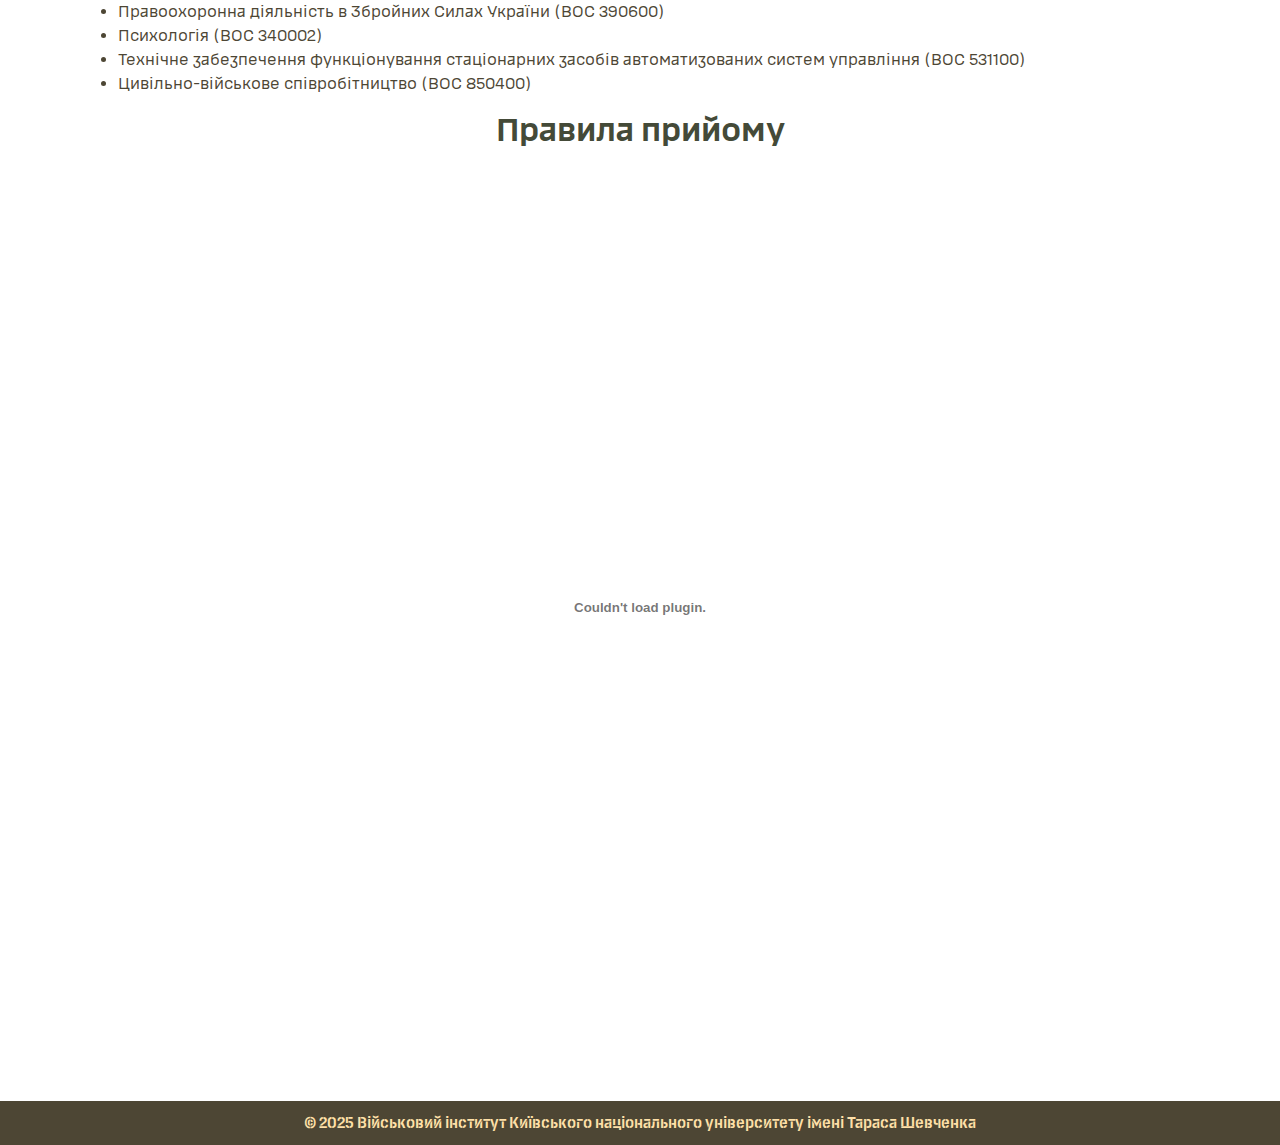
<file: recruit.html>
<!DOCTYPE html>
<html lang="en">
<head>
    <meta charset="UTF-8">
    <meta name="viewport" content="width=device-width, initial-scale=1">
    <title>Вступнику</title>
</head>
<body>
<div id="header-placeholder"></div>
<main>
    <div class="container p-3 mx-auto text-center">
        <h1>Вступнику</h1>
        <p>
            Приймальна комісія, денна форма навчання<br>
            <a href="tel:+380501456276">+38(050)145-62-76</a><br>
            <a href="tel:+380932577037">+38(093)257-70-37</a><br>
            <a href="tel:+380444814486">+38(044)481-44-86</a><br>
        </p>
        <p>
            Приймальна комісія, військова кафедра<br>
            <a href="tel:+380445213557">+38(044)521-35-57</a><br>
        </p>
        <h2>Чат-бот ВІКНУ</h2>
        <p>Розширені консультації щодо спеціальностей та правил пройму у нашому чат-боті</p>
        <a href="https://chatgpt.com/g/g-6853ee6983a88191aa1d6611e16ad68a-pomichnik-viknu"><img alt="Чат-бот ВІКНУ" src="pic/viknu_bot.png" style="height: 128px; width: 128px;" /><br>chatgpt.com/pomichnik-viknu</a>

        <h2>Калькулятор НМТ</h2>
        <h2>Спеціальності</h2>
        <div class="accordion" id="majors">
            <div class="accordion-item">
                <h3 class="accordion-header" id="heading1">
                    <button class="accordion-button collapsed" type="button"
                            data-bs-toggle="collapse"
                            data-bs-target="#major1"
                            aria-expanded="false"
                            aria-controls="major1">
                        B11 Військовий переклад
                    </button>
                </h3>
                <div id="major1" class="accordion-collapse collapse"
                     aria-labelledby="heading1" data-bs-parent="#faculty">
                    <div class="accordion-body">
                        <p class="text-justify">Підготовка відбувається за ОКР:</p>
                        <ul class="text-justify">
                            <li>"Бакалавр": 4 роки.</li>
                            <li>"Магістр": 1,5 року.</li>
                        </ul>
                        <p class="text-justify">✍️ Навички фахівця</p>
                        <ul class="text-justify">
                            <li>Володіти першою іноземною мовою на рівні СМР-3 за стандартом НАТО (СТАНАГ-6001/С1). </li>
                            <li>Володіти другою іноземною мовою на рівні СМР-2/В2.  </li>
                            <li>Здійснювати усний (послідовний, двосторонній) та письмовий переклад військових текстів.</li>
                            <li>Проводити воєнно-країнознавчий аналіз країни чи регіону. </li>
                            <li>Використовувати дипломатичний протокол та етикет.</li>
                        </ul>
                        <p class="text-justify">📋 Основні види діяльності</p>
                        <ul class="text-justify">
                            <li>Перекладацький супровід міжнародного співробітництва. </li>
                            <li>Інформаційно-аналітична діяльність.</li>
                            <li>Планування та організація військового співробітництва Збройних Сил України. </li>
                        </ul>
                        <p class="text-justify">🎓 Посади, на які призначаються випускники</p>
                        <ul class="text-justify">
                            <li>Перекладач, відділення мовної підготовки. </li>
                            <li>Офіцер секції мовної підготовки. </li>
                            <li>Начальник секції мовної підготовки.</li>
                            <li>Офіцер відділу військового перекладу. </li>
                            <li>Викладач у військових навчальних закладах.</li>
                        </ul>
                    </div>
                </div>
            </div>

            <div class="accordion-item">
                <h3 class="accordion-header" id="heading2">
                    <button class="accordion-button collapsed" type="button"
                            data-bs-toggle="collapse"
                            data-bs-target="#major2"
                            aria-expanded="false"
                            aria-controls="major2">
                        C2 Воєнна політологія
                    </button>
                </h3>
                <div id="major2" class="accordion-collapse collapse"
                     aria-labelledby="heading2" data-bs-parent="#faculty">
                    <div class="accordion-body">
                        <p class="text-justify">Підготовка відбувається за ОКР:</p>
                        <ul class="text-justify">
                            <li>"Бакалавр": 4 роки.</li>
                        </ul>
                        <p class="text-justify">✍️ Навички фахівця</p>
                        <ul class="text-justify">
                            <li>Впроваджувати технології впливу на громадськість.</li>
                            <li>Оцінювати інформаційно-психологічний вплив противника.</li>
                            <li>Організовувати інформаційну роботу в зонах дій військ.</li>
                            <li>Володіти методиками аналізу за стандартами НАТО.</li>
                        </ul>
                        <p class="text-justify">📋 Основні види діяльності</p>
                        <ul class="text-justify">
                            <li>Застосування технологій впливу на громадськість.</li>
                            <li>Інформаційно-комунікаційна робота через ЗМІ.</li>
                            <li>Проведення аналізу дій за принципами NATO After Action Review.</li>
                        </ul>
                        <p class="text-justify">🎓 Посади, на які призначаються випускники</p>
                        <ul class="text-justify">
                            <li>Офіцер з інформаційної роботи.</li>
                            <li>Політолог у військових частинах.</li>
                            <li>Аналітик у сфері суспільно-політичної обстановки.</li>
                        </ul>
                    </div>
                </div>
            </div>

            <div class="accordion-item">
                <h3 class="accordion-header" id="heading3">
                    <button class="accordion-button collapsed" type="button"
                            data-bs-toggle="collapse"
                            data-bs-target="#major3"
                            aria-expanded="false"
                            aria-controls="major3">
                        C2 Осередок руху опору
                    </button>
                </h3>
                <div id="major3" class="accordion-collapse collapse"
                     aria-labelledby="heading3" data-bs-parent="#faculty">
                    <div class="accordion-body">
                        <p class="text-justify">Підготовка відбувається за ОКР:</p>
                        <ul class="text-justify">
                            <li>"Бакалавр": 4 роки.</li>
                        </ul>
                        <p class="text-justify">✍️ Навички фахівця</p>
                        <ul class="text-justify">
                            <li>Здатність проводити збір, аналітичне опрацювання та оброблення даних</li>
                            <li>Здатність виконувати завдання із організації, підготовки, ведення та підтримання дій осередків руху опору</li>
                        </ul>
                        <p class="text-justify">📋 Основні види діяльності</p>
                        <ul class="text-justify">
                            <li>Формування осередків Руху опору та набуття ними відповідних спроможностей</li>
                            <li>Підготовка території України до Руху опору</li>
                            <li>Створення запасів майна для забезпечення Руху опору</li>
                            <li>Протидія окупаційній владі агресора (противника) та їх пособникам</li>
                        </ul>
                    </div>
                </div>
            </div>

            <div class="accordion-item">
                <h3 class="accordion-header" id="heading4">
                    <button class="accordion-button collapsed" type="button"
                            data-bs-toggle="collapse"
                            data-bs-target="#major4"
                            aria-expanded="false"
                            aria-controls="major4">
                        C3 Зарубіжна воєнна інформація
                    </button>
                </h3>
                <div id="major4" class="accordion-collapse collapse"
                     aria-labelledby="heading4" data-bs-parent="#faculty">
                    <div class="accordion-body">
                        <p class="text-justify">Підготовка відбувається за ОКР:</p>
                        <ul class="text-justify">
                            <li>"Бакалавр": 4 роки.</li>
                            <li>"Магістр": 1,5 року.</li>
                        </ul>
                        <p class="text-justify">✍️ Навички фахівця</p>
                        <ul class="text-justify">
                            <li>Здатність аналізувати інформаційну складову в міжнародній безпековій діяльності.</li>
                            <li>Здатність збирати, обробляти та аналізувати інформацію, професійно готувати інформаційно-довідкові та інформаційно-аналітичні документи.</li>
                            <li>Здатність здійснювати системний аналіз геополітичної ситуації, воєнно-політичної та суспільно-політичної обстановки.</li>
                            <li>Здатність застосовувати воєнно-країнознавчий аналіз.</li>
                            <li>Здатність визначати стратегії і технології інформаційних та психологічних операцій.</li>
                            <li>Здатність здійснювати аналіз та прогнозування геополітичних, воєнно-політичних, економічних та інших процесів.</li>
                            <li>Здатність виконувати завдання із організаційного забезпечення заходів міжнародного співробітництва.</li>
                            <li>Здатність застосовувати дипломатичний протокол та етикет.</li>
                        </ul>
                        <p class="text-justify">📋 Основні види діяльності</p>
                        <ul class="text-justify">
                            <li>Планування, організація та ведення спеціальних дій.</li>
                            <li>Здійснення розвідувально-аналітичної та інформаційно-аналітичної діяльності.</li>
                            <li>Планування, організація та здійснення заходів міжнародного співробітництва.</li>
                            <li>Здійснення аналітичної та інформаційно-аналітичної діяльності.</li>
                        </ul>
                        <p class="text-justify">🎓 Посади, на які призначаються випускники</p>
                        <ul class="text-justify">
                            <li>Офіцер інформаційно-аналітичних підрозділів розвідувальних та спеціальних органів Сил оборони України;</li>
                            <li>Офіцер структурних підрозділів євроатлантичної інтеграції, воєнно-політичного та воєнно-технічного співробітництва апарату Міністерства оборони України;</li>
                        </ul>
                    </div>
                </div>
            </div>

            <div class="accordion-item">
                <h3 class="accordion-header" id="heading5">
                    <button class="accordion-button collapsed" type="button"
                            data-bs-toggle="collapse"
                            data-bs-target="#major5"
                            aria-expanded="false"
                            aria-controls="major5">
                        C3 Міжнародне співробітництво у сфері оборони та воєнній сфері
                    </button>
                </h3>
                <div id="major5" class="accordion-collapse collapse"
                     aria-labelledby="heading5" data-bs-parent="#faculty">
                    <div class="accordion-body">
                        <p class="text-justify">Підготовка відбувається за ОКР:</p>
                        <ul class="text-justify">
                            <li>"Бакалавр": 4 роки.</li>
                            <li>"Магістр": 1,5 року.</li>
                        </ul>
                        <p class="text-justify">✍️ Навички фахівця</p>
                        <ul class="text-justify">
                            <li>Здатність здійснювати аналіз та прогнозування геополітичних, воєнно-політичних, економічних та інших процесів у системі міжнародних відносин, що впливають на національну безпеку та оборону, міжнародну безпеку. </li>
                            <li>Здатність здійснювати аналітичний супровід заходів міжнародного співробітництва, виконувати завдання інформаційно-аналітичного забезпечення та комунікації в процесі міжнародного співробітництва за військовим, військово-технічним та воєнно-політичним напрямами.</li>
                            <li>Здатність виконувати завдання із організаційного забезпечення заходів міжнародного співробітництва з метою підтримання миру та безпеки на регіональному та глобальному рівнях.</li>
                            <li>Здатність застосовувати дипломатичний протокол та етикет у процесі здійснення заходів міжнародного співробітництва Міністерства оборони та Збройних Сил України.</li>
                            <li>Здатність аналізувати структуру та динаміку стратегічних комунікацій, виявляти їх вплив на акторів міжнародних відносин, систему міжнародної безпеки та воєнну безпеку України.</li>
                        </ul>
                        <p class="text-justify">📋 Основні види діяльності</p>
                        <ul class="text-justify">
                            <li>планування, організації та здійснення заходів міжнародного співробітництва за військовим, військово-технічним та воєнно-політичним напрямами;</li>
                            <li>здійснення аналітичної та інформаційно-аналітичної діяльності у сфері міжнародного співробітництва інтересах сектору безпеки та оборони.</li>
                        </ul>
                        <p class="text-justify">🎓 Посади, на які призначаються випускники</p>
                        <ul class="text-justify">
                            <li>Офіцер військового співробітництва та верифікації органів військового управління Збройних Сил України </li>
                            <li>Офіцер структурних підрозділів євроатлантичної інтеграції, воєнно-політичного та військово-технічного співробітництва апарату Міністерства оборони України</li>
                            <li>Спеціаліст міжнародного воєнного співробітництва ВВНЗ та ВНП ЗВО.</li>
                        </ul>
                    </div>
                </div>
            </div>

            <div class="accordion-item">
                <h3 class="accordion-header" id="heading6666">
                    <button class="accordion-button collapsed" type="button"
                            data-bs-toggle="collapse"
                            data-bs-target="#major6"
                            aria-expanded="false"
                            aria-controls="major6">
                        C4 Військова психологія
                    </button>
                </h3>
                <div id="major6" class="accordion-collapse collapse"
                     aria-labelledby="heading6" data-bs-parent="#faculty">
                    <div class="accordion-body">
                        <p class="text-justify">Підготовка відбувається за ОКР:</p>
                        <ul class="text-justify">
                            <li>"Бакалавр": 4 роки.</li>
                            <li>"Магістр": 1,5 року.</li>
                        </ul>
                        <p class="text-justify">✍️ Навички фахівця</p>
                        <ul class="text-justify">
                            <li>Надання психологічної допомоги військовим і членам їхніх сімей.</li>
                            <li>Проведення психологічної реабілітації військових після бойових дій.</li>
                            <li>Психологічне консультування в кризових ситуаціях.</li>
                            <li>Організація групової психотерапії та тренінгів.</li>
                        </ul>
                        <p class="text-justify">📋 Основні види діяльності</p>
                        <ul class="text-justify">
                            <li>Психологічна підготовка військових до бойових дій. </li>
                            <li>Психологічне відновлення після виконання службових обов'язків.</li>
                            <li>Консультування військових і членів їхніх сімей.</li>
                        </ul>
                        <p class="text-justify">🎓 Посади, на які призначаються випускники</p>
                        <ul class="text-justify">
                            <li>Психолог військової частини.</li>
                            <li>Консультант з психологічної реабілітації.</li>
                            <li>Викладач з психології у військових навчальних закладах.</li>
                        </ul>
                    </div>
                </div>
            </div>

            <div class="accordion-item">
                <h3 class="accordion-header" id="heading7">
                    <button class="accordion-button collapsed" type="button"
                            data-bs-toggle="collapse"
                            data-bs-target="#major7"
                            aria-expanded="false"
                            aria-controls="major7">
                        C7 Військова журналістика та соціальні комунікації
                    </button>
                </h3>
                <div id="major7" class="accordion-collapse collapse"
                     aria-labelledby="heading7" data-bs-parent="#faculty">
                    <div class="accordion-body">
                        <p class="text-justify">Підготовка відбувається за ОКР:</p>
                        <ul class="text-justify">
                            <li>"Бакалавр": 4 роки.</li>
                            <li>"Магістр": 1,5 року.</li>
                        </ul>
                        <p class="text-justify">✍️ Навички фахівця</p>
                        <ul class="text-justify">
                            <li>Уміння збирати, аналізувати та обробляти інформацію щодо військових операцій, подій та ситуацій, що виникають у зоні конфлікту.</li>
                            <li>Створення матеріалів для друкованих, онлайн-ЗМІ, радіо, соціальних мереж та телебачення.</li>
                            <li>Здатність виконувати завдання за фахом у стресових умовах бойових дій.</li>
                            <li>Надання інформаційної підтримки підрозділам.</li>
                            <li>Навички організації, проведення та обробки інтерв’ю.</li>
                            <li>Уміння створювати медіаресурси, адаптовані до специфіки військової аудиторії, а також для зовнішніх ЗМІ, сприяючи позитивному іміджу Сил оборони України.</li>
                            <li>Застосування стратегії медіавпливу та інформаційних операцій у контексті військових завдань для ефективного протистояння інформаційним атакам ворога.</li>
                        </ul>
                        <p class="text-justify">📋 Основні види діяльності</p>
                        <ul class="text-justify">
                            <li>Медіамоніторинг, медіааналітика та протидія інформаційним загрозам;</li>
                            <li>Документування історії підрозділів та бойових дій;</li>
                            <li>Підтримка справедливо-позитивного іміджу ЗСУ;</li>
                            <li>Взаємодія з міжнародними та українськими ЗМІ;</li>
                            <li>Участь в організації медіазаходів;</li>
                            <li>Створення медіаконтенту.</li>
                        </ul>
                        <p class="text-justify">🎓 Посади, на які призначаються випускники</p>
                        <ul class="text-justify">
                            <li>Військовий журналіст;</li>
                            <li>Медіааналітик;</li>
                            <li>Редактор військових видань.</li>
                        </ul>
                    </div>
                </div>
            </div>

            <div class="accordion-item">
                <h3 class="accordion-header" id="heading8">
                    <button class="accordion-button collapsed" type="button"
                            data-bs-toggle="collapse"
                            data-bs-target="#major8"
                            aria-expanded="false"
                            aria-controls="major8">
                        C7 Зв'язки з громадськістю у Збройних Силах України
                    </button>
                </h3>
                <div id="major8" class="accordion-collapse collapse"
                     aria-labelledby="heading8" data-bs-parent="#faculty">
                    <div class="accordion-body">
                        <p class="text-justify">Підготовка відбувається за ОКР:</p>
                        <ul class="text-justify">
                            <li>"Бакалавр": 4 роки.</li>
                        </ul>
                        <p class="text-justify">✍️ Навички фахівця</p>
                        <ul class="text-justify">
                            <li>Інформування громадськості щодо діяльності Збройних Сил України; </li>
                            <li>Налагодження ефективної системи комунікації з суспільством та медіа;</li>
                            <li>Реалізація інформаційної політики Збройних Сил України;</li>
                            <li>Формування позитивного іміджу військових в інформаційному та суспільному середовищі; </li>
                            <li>Моніторинг інформаційного простору</li>
                            <li>Протидія фейкам ворожої пропаганди.</li>
                        </ul>
                        <p class="text-justify">📋 Основні види діяльності</p>
                        <ul class="text-justify">
                            <li>Медіамоніторинг, медіааналітика та протидія інформаційним загрозам;</li>
                            <li>Документування історії підрозділів та бойових дій;</li>
                            <li>Підтримка позитивного іміджу ЗСУ;</li>
                            <li>Взаємодія з міжнародними та українськими ЗМІ;</li>
                            <li>Участь в організації медіазаходів частин та підрозділів сил оборони;</li>
                            <li>Створення медіаконтенту.</li>
                            <li>Організація роботи українських та міжнародних ЗМІ на ділянці відповідальності військової частини та в зоні бойових дій</li>
                        </ul>
                        <p class="text-justify">🎓 Посади, на які призначаються випускники</p>
                        <ul class="text-justify">
                            <li>Пресофіцер</li>
                            <li>Офіцер відділення комунікації військової частини</li>
                        </ul>
                    </div>
                </div>
            </div>

            <div class="accordion-item">
                <h3 class="accordion-header" id="heading9">
                    <button class="accordion-button collapsed" type="button"
                            data-bs-toggle="collapse"
                            data-bs-target="#major9"
                            aria-expanded="false"
                            aria-controls="major9">
                        D2 Фінанси та військова економіка
                    </button>
                </h3>
                <div id="major9" class="accordion-collapse collapse"
                     aria-labelledby="heading9" data-bs-parent="#faculty">
                    <div class="accordion-body">
                        <p class="text-justify">Підготовка відбувається за ОКР:</p>
                        <ul class="text-justify">
                            <li>"Бакалавр": 4 роки.</li>
                            <li>"Магістр": 1,5 року.</li>
                        </ul>
                        <p class="text-justify">✍️ Навички фахівця</p>
                        <ul class="text-justify">
                            <li>Здатність організовувати та вести фінансове господарство військової частини</li>
                            <li>Здатність координувати виконання кошторису військової частини</li>
                            <li>Здатність організовувати фінансове забезпечення військової частини</li>
                            <li>Здатність організовувати ведення бухгалтерського обліку</li>
                            <li>Здатність проводити розрахунки з військовослужбовцями та працівниками</li>
                        </ul>
                        <p class="text-justify">📋 Основні види діяльності</p>
                        <ul class="text-justify">
                            <li>Організація фінансового господарства військової частини</li>
                            <li>Здійснення фінансового планування та витребування фінансових ресурсів</li>
                            <li>Нарахування та виплата грошового забезпечення військовослужбовцям</li>
                            <li>Нарахування та виплата заробітної плати працівникам військових частин</li>
                            <li>Організація та ведення бухгалтерського обліку активів та зобов'язань військової частини</li>
                            <li>Організація документообігу військової частини з питань фінансово-господарської діяльності</li>
                            <li>Складання та подання фінансової та бюджетної звітності військових частин</li>
                            <li>Перевірка та контроль дотримання фінансової дисципліни військової частини</li>
                        </ul>
                        <p class="text-justify">🎓 Посади, на які призначаються випускники</p>
                        <ul class="text-justify">
                            <li>Офіцер фінансово-економічної служби військової частини</li>
                            <li>Заступник начальника фінансово-економічної служби військової частини</li>
                            <li>Начальник фінансово-економічної служби - головний бухгалтер батальйону</li>
                            <li>Начальник фінансово-економічної служби – головний бухгалтер бригади</li>
                        </ul>
                    </div>
                </div>
            </div>

            <div class="accordion-item">
                <h3 class="accordion-header" id="heading10">
                    <button class="accordion-button collapsed" type="button"
                            data-bs-toggle="collapse"
                            data-bs-target="#major10"
                            aria-expanded="false"
                            aria-controls="major10">
                        D8 Правоохоронна діяльність в ЗСУ
                    </button>
                </h3>
                <div id="major10" class="accordion-collapse collapse"
                     aria-labelledby="heading10" data-bs-parent="#faculty">
                    <div class="accordion-body">
                        <p class="text-justify">Підготовка відбувається за ОКР:</p>
                        <ul class="text-justify">
                            <li>"Бакалавр": 4 роки.</li>
                            <li>"Магістр": 1,5 року.</li>
                        </ul>
                        <p class="text-justify">✍️ Навички фахівця</p>
                        <ul class="text-justify">
                            <li>Виконувати функції по забезпеченню правопорядку у Збройних Силах України</li>
                            <li>Виконувати функції по організації діяльності щодо забезпечення правопорядку у Збройних Силах України</li>
                        </ul>
                        <p class="text-justify">📋 Основні види діяльності</p>
                        <ul class="text-justify">
                            <li>Зміцнення законності, правопорядку та військової дисципліни у Збройних Силах України, забезпечення конституційних прав військовослужбовців з урахуванням професійної специфікації</li>

                        </ul>
                        <p class="text-justify">🎓 Посади, на які призначаються випускники</p>
                        <ul class="text-justify">
                            <li>Офіцер відділення (відділу) запобігання, виявлення злочинів та інших правопорушень</li>
                            <li>Офіцер групи (відділення, відділу) проведення службових розслідувань</li>
                            <li>Офіцер групи (відділення, відділу) охорони, патрульно-постової служби та розшуку</li>
                            <li>Офіцер режимної служби</li>
                            <li>Офіцер групи (відділення, відділу) військової інспекції безпеки дорожнього руху</li>
                            <li>Командир взводу (заступник командира роти) ВСП за напрямом діяльності</li>
                        </ul>
                    </div>
                </div>
            </div>

            <div class="accordion-item">
                <h3 class="accordion-header" id="heading11">
                    <button class="accordion-button collapsed" type="button"
                            data-bs-toggle="collapse"
                            data-bs-target="#major11"
                            aria-expanded="false"
                            aria-controls="major11">
                        D8 Цивільно-військові відносини
                    </button>
                </h3>
                <div id="major11" class="accordion-collapse collapse"
                     aria-labelledby="heading11" data-bs-parent="#faculty">
                    <div class="accordion-body">
                        <p class="text-justify">Підготовка відбувається за ОКР:</p>
                        <ul class="text-justify">
                            <li>"Бакалавр": 4 роки.</li>
                            <li>"Магістр": 1,5 року.</li>
                        </ul>
                        <p class="text-justify">✍️ Навички фахівця</p>
                        <ul class="text-justify">
                            <li>Виконувати функції по взаємодії із цивільним населенням в районі відповідальності підрозділу</li>
                            <li>Виконувати функції по організації діяльності системи цивільно-військового співробітництва в районах відповідальності Оперативних командувань</li>
                        </ul>
                        <p class="text-justify">📋 Основні види діяльності</p>
                        <ul class="text-justify">
                            <li>Створення сприятливих умов для виконання покладених на Збройні Сили України завдань за призначенням, а також недопущення перешкоджання цій діяльності з боку місцевого населення у районах постійної дислокації військових частин та підрозділів Збройних Сил України, на шляхах переміщення військ (сил) та під час запровадження заходів правового режиму надзвичайного та воєнного стану, участі в стабілізаційних (антитерористичних) операціях, операціях з підтримання миру і безпеки</li>
                        </ul>
                        <p class="text-justify">🎓 Посади, на які призначаються випускники</p>
                        <ul class="text-justify">
                            <li>Офіцер підрозділу ЦВС командування виду збройних сил, окремого роду військ (сил)</li>
                            <li>Офіцер підрозділу ЦВС оперативного командування (ПВК, КМП)</li>
                            <li>Офіцер відділення ЦВС бригади (батальйону)</li>
                        </ul>
                    </div>
                </div>
            </div>

            <div class="accordion-item">
                <h3 class="accordion-header" id="heading12">
                    <button class="accordion-button collapsed" type="button"
                            data-bs-toggle="collapse"
                            data-bs-target="#major12"
                            aria-expanded="false"
                            aria-controls="major12">
                        G18 Геоінформаційні системи і технології
                    </button>
                </h3>
                <div id="major12" class="accordion-collapse collapse"
                     aria-labelledby="heading12" data-bs-parent="#faculty">
                    <div class="accordion-body">
                        <p class="text-justify">Підготовка відбувається за ОКР:</p>
                        <ul class="text-justify">
                            <li>"Бакалавр": 4 роки.</li>
                            <li>"Магістр": 1,5 року.</li>
                        </ul>
                        <p class="text-justify">✍️ Навички фахівця</p>
                        <ul class="text-justify">
                            <li>Здатність до створення топографічних карт</li>
                            <li>Здатність до аналізу та оцінки тактичних властивостей місцевості</li>
                            <li>Здатність до моделювання місцевості та прогнозування подій із застосуванням географічних інформаційних систем</li>
                            <li>Здатність до просторових вимірювань у різних системах координат</li>
                            <li>Здатність до аналізу даних дистанційного зондування Землі з метою виконання завдань в інтересах Збройних Сил України</li>
                            <li>Здатність до створення, редагування та видання картографічної продукції</li>
                            <li>Здатність до обліку та проведення спеціальних робіт із землевпорядкування земель оборони</li>
                            <li>Здатність працювати з топогеодезичною та навігаційною технікою</li>
                        </ul>
                        <p class="text-justify">📋 Основні види діяльності</p>
                        <ul class="text-justify">
                            <li>Виконання польових топогеодезичних робіт</li>
                            <li>Виконання аерофотознімання місцевості за допомогою БПЛА та БПАК</li>
                            <li>Створення та оновлення топографічних карт</li>
                            <li>Виготовлення спеціальних карт та фотодокументів</li>
                            <li>Забезпечення підрозділів Збройних Сил України топографо-геодезичними, гравіметричними та астрономо-геодезичними даними</li>
                            <li>Створення та обробка геопросторової інформації в інтересах Збройних Сил України, 3D - моделювання місцевості</li>
                            <li>Прив’язка ракетних військ та артилерії</li>
                            <li>Облік та інвентаризація земель оборони</li>
                            <li>Видання поліграфічної продукції для задоволення потреб Збройних Сил України</li>
                            <li>Навігаційне забезпечення підрозділів Збройних Сил України</li>
                        </ul>
                        <p class="text-justify">🎓 Посади, на які призначаються випускники</p>
                        <ul class="text-justify">
                            <li>Топограф, старший топограф, геодезист, старший геодезист, картограф, старший картограф відділу топогеодезичного, фотограмметричного, редакційно-видавничого та картографічного центрів</li>
                            <li>Редактор, старший редактор відділу редакційно-видавничого центру, військово-картографічної частини</li>
                            <li>Інженер, старший інженер відділу топогеодезичного, фотограмметричного, редакційно-видавничого та картографічного центрів</li>
                            <li>Начальник геоінформаційної (топографічної, топогеодезичної) служби бригади</li>
                            <li>Офіцер, старший офіцер відділу Центру планування та контролю навігаційного забезпечення</li>
                            <li>Офіцер відділу Сил підтримки</li>
                        </ul>
                    </div>
                </div>
            </div>

            <div class="accordion-item">
                <h3 class="accordion-header" id="heading13">
                    <button class="accordion-button collapsed" type="button"
                            data-bs-toggle="collapse"
                            data-bs-target="#major13"
                            aria-expanded="false"
                            aria-controls="major13">
                        I10 Соціальна робота у військах (силах)
                    </button>
                </h3>
                <div id="major13" class="accordion-collapse collapse"
                     aria-labelledby="heading13" data-bs-parent="#faculty">
                    <div class="accordion-body">
                        <p class="text-justify">Підготовка відбувається за ОКР:</p>
                        <ul class="text-justify">
                            <li>"Бакалавр": 4 роки.</li>
                        </ul>
                        <p class="text-justify">✍️ Навички фахівця</p>
                        <ul class="text-justify">
                            <li>Здатність аналізувати нормативно-правову базу з питань соціального та правового захисту військовослужбовців, членів їх сімей, працівників Збройних Сил України</li>
                            <li>Здатність проводити інформаційно-роз’яснювальну роботу з особовим складом, членами сімей військовослужбовців з питань реалізації їх соціальних прав і гарантій</li>
                            <li>Здатність налагоджувати і підтримувати взаємодію з органами державної влади, місцевого самоврядування з питань сприяння у наданні адресної соціальної допомоги (соціальних послуг) військовослужбовцям та членам їх сімей</li>
                            <li>Здатність здійснювати соціальну роботу з військовослужбовцями та членами їх сімей шляхом надання їм соціальних послуг, у тому числі за принципами NATO Social Services.</li>
                        </ul>
                        <p class="text-justify">📋 Основні види діяльності</p>
                        <ul class="text-justify">
                            <li>Знання вимог нормативно-правових документів щодо соціального та правового захисту військовослужбовців, членів їх сімей, працівників Збройних Сил України</li>
                            <li>Розуміння принципів та методів діагностики соціальних процесів у військовій частині (підрозділі)</li>
                            <li>Проводити інформаційно-роз’яснювальну роботу з особовим складом, членами сімей військовослужбовців з питань реалізації їх соціальних прав і гарантій</li>
                            <li>Здійснювати соціальну роботу з військовослужбовцями та членами їх сімей шляхом надання їм соціальних послуг, у тому числі за принципами NATO Social Services</li>
                        </ul>
                        <p class="text-justify">🎓 Посади, на які призначаються випускники</p>
                        <ul class="text-justify">
                            <li>Офіцер групи цивільно-військового співробітництва (напрям соціальна робота)</li>
                            <li>Старший офіцер групи цивільно-військового співробітництва (напрям соціальна робота)</li>
                        </ul>
                    </div>
                </div>
            </div>
        </div>
        <br>
        <h2>Офіцери запасу (військова кафедра)</h2>
        <ul class="text-justify">
            <li>Бойове застосування військових частин і підрозділів радіаційного, хімічного, біологічного захисту (ВОС 111000)</li>
            <li>Бойове застосування військових частин і підрозділів радіотехнічних військ (ВОС 044000)</li>
            <li>Застосування картографічних військових частин і підрозділів (ВОС 191400)</li>
            <li>Іноземна мова (ВОС 390400)</li>
            <li>Метрологічне забезпечення військ (сил) (ВОС 709700)</li>
            <li>Організація морально-психологічного забезпечення військ (сил) (ВОС 341000)</li>
            <li>Організація продовольчого забезпечення військ (сил), експлуатація та ремонт технічних засобів продовольчої служби (ВОС 702200)</li>
            <li>Організація речового забезпечення військ (сил), експлуатація та ремонт технічних засобів речової служби (ВОС 702300)</li>
            <li>Організація технічного забезпечення, експлуатації та ремонту радіолокаційного озброєння (ВОС 708200)</li>
            <li>Правоохоронна діяльність в Збройних Силах України (ВОС 390600)</li>
            <li>Психологія (ВОС 340002)</li>
            <li>Технічне забезпечення функціонування стаціонарних засобів автоматизованих систем управління (ВОС 531100)</li>
            <li>Цивільно-військове співробітництво (ВОС 850400)</li>
        </ul>
        <h2>Правила прийому</h2>
        <div class="desktop-only">
            <embed title="Правила прийому 2025" src="files/правила_бакалавр.pdf" type="application/pdf" width="100%" height="900px">
        </div>
        <div class="mobile-only">
            <a href="files/правила_бакалавр.pdf" download><img alt="" src="pic/recruit_rules.png" style="height: 300px; width: 256px;" /></a>
            <p><a href="files/правила_бакалавр.pdf">Завантажити PDF</a></p>
        </div>
    </div>
 </main>
<div id="footer-placeholder"></div>
<script src="https://cdn.jsdelivr.net/npm/bootstrap@5.3.0/dist/js/bootstrap.bundle.min.js"></script>
<script>
  document.addEventListener('DOMContentLoaded', function() {
    fetch('header.html')
            .then(res => res.text())
            .then(html => {
              document.getElementById('header-placeholder').innerHTML = html;
            });
    fetch('footer.html')
            .then(res => res.text())
            .then(html => {
              document.getElementById('footer-placeholder').innerHTML = html;
            });
  });
</script>
</body>
</html>
</file>
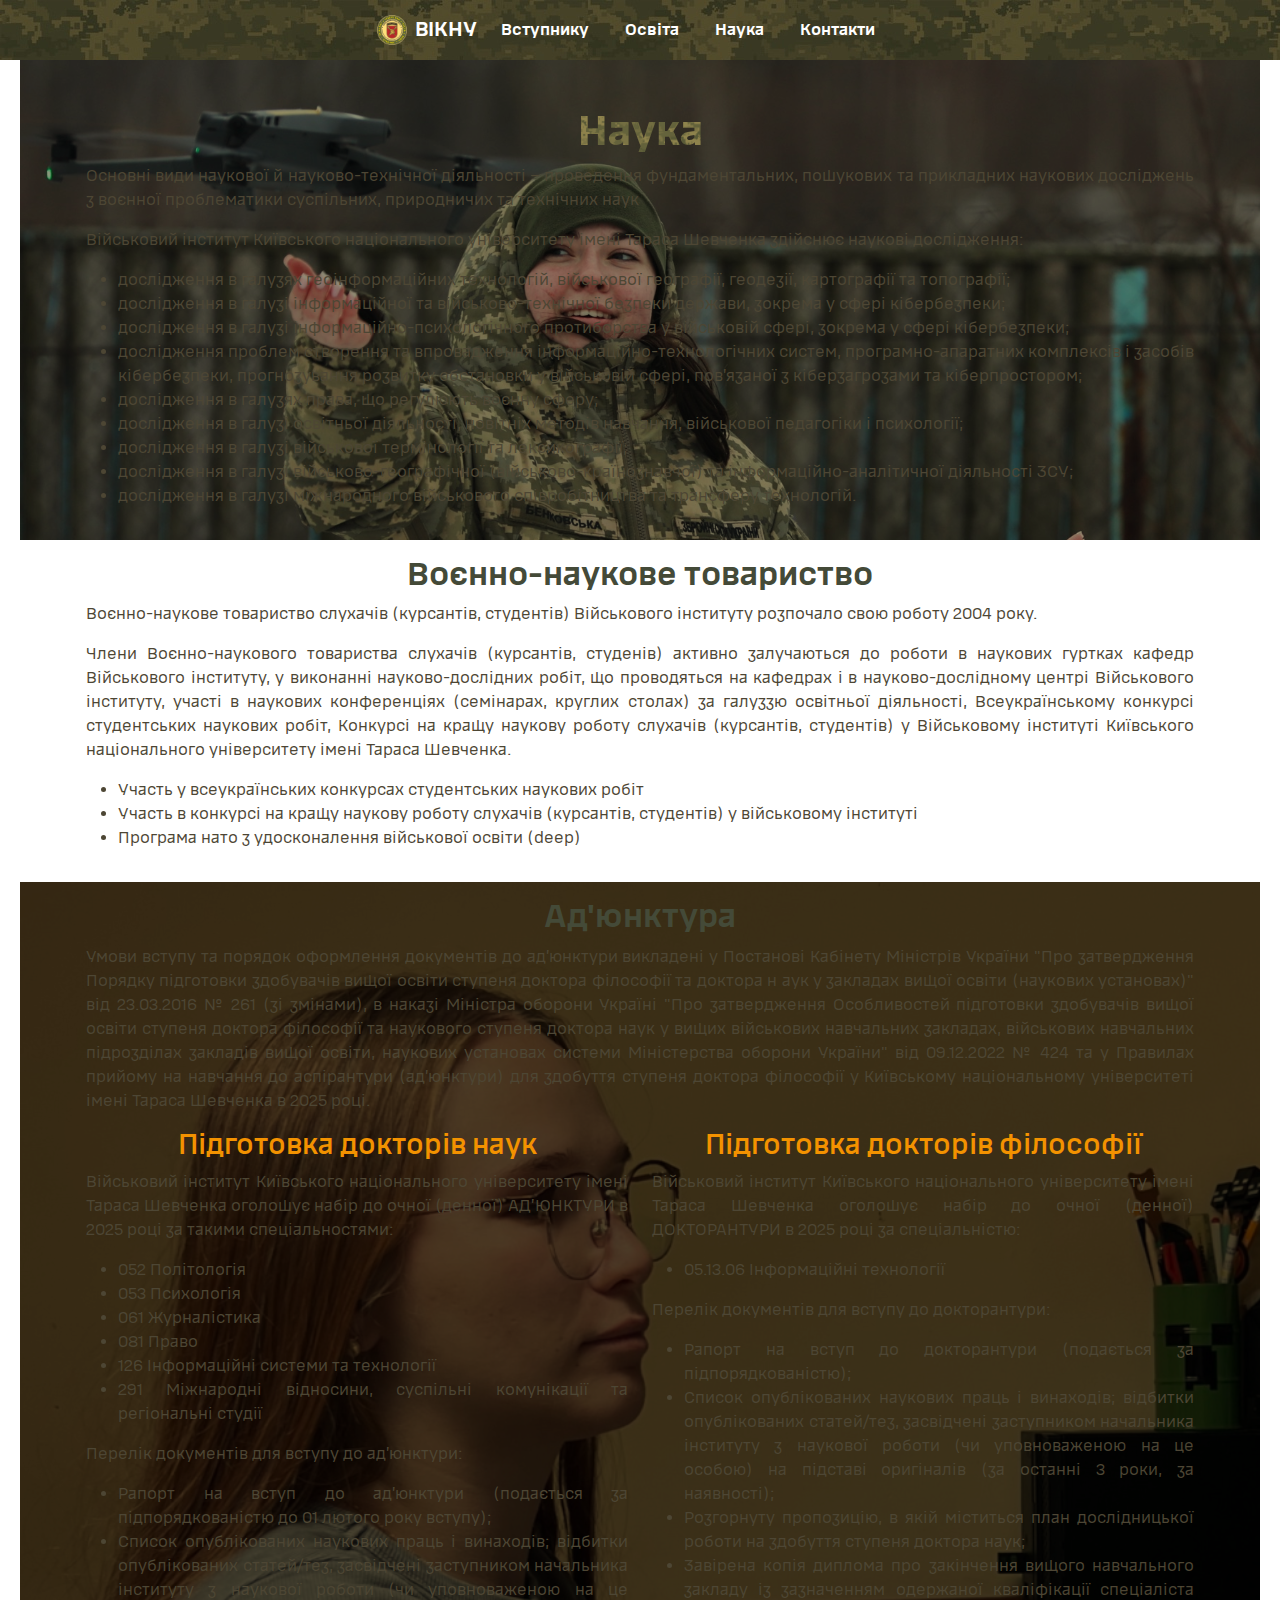
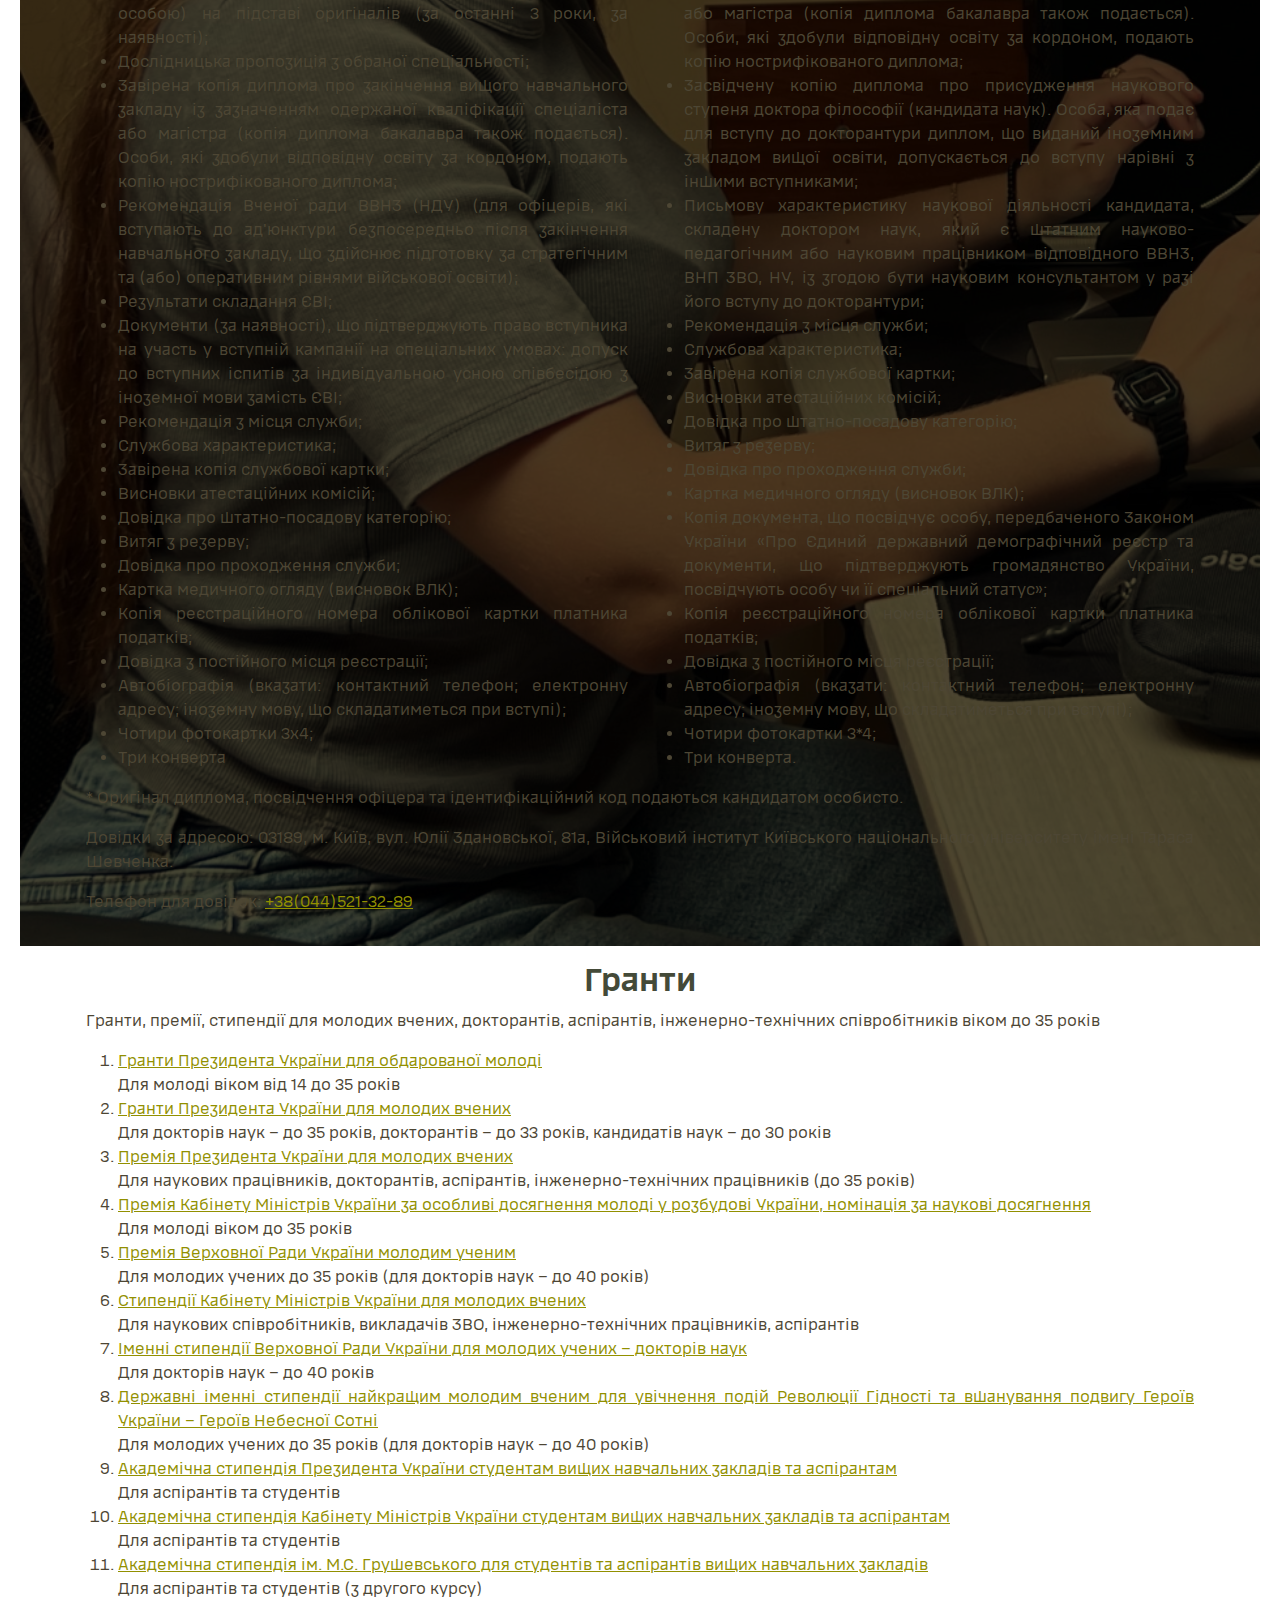
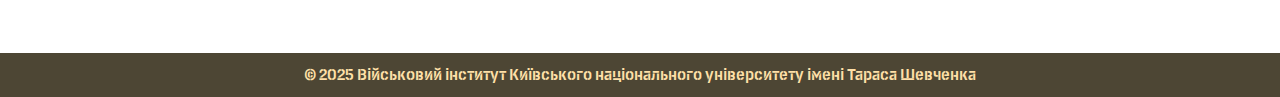
<file: science.html>
<!DOCTYPE html>
<html lang="en">
<head>
    <meta charset="UTF-8">
    <meta name="viewport" content="width=device-width, initial-scale=1">
    <link rel="icon" type="image/x-icon" href="/pic/favicon.ico">
    <title>Наука</title>
</head>
<body>
<div id="header-placeholder"></div>
<main>
    <div style="color: white; background-image: url('pic/nauka.jpg'); background-color: #6A653Aaa; background-blend-mode: multiply; background-size: cover; ">
        <div class="container p-3 mx-auto text-center">
            <br>
            <br>
            <br>
            <h1>Наука</h1>
            <p class="text-justify">
                Основні види наукової й науково-технічної діяльності – проведення фундаментальних, пошукових та прикладних наукових досліджень з воєнної проблематики суспільних, природничих та технічних наук
            </p>
            <p class="text-justify">Військовий інститут Київського національного університету імені Тараса Шевченка здійснює наукові дослідження:</p>
            <ul class="text-justify">
                <li>дослідження в галузях геоінформаційних технологій, військової географії, геодезії, картографії та топографії;</li>
                <li>дослідження в галузі інформаційної та військово-технічної безпеки держави, зокрема у сфері кібербезпеки;</li>
                <li>дослідження в галузі інформаційно-психологічного протиборства у військовій сфері, зокрема у сфері кібербезпеки;</li>
                <li>дослідження проблем створення та впровадження інформаційно-технологічних систем, програмно-апаратних комплексів і засобів кібербезпеки, прогнозування розвитку обстановки у військовій сфері, пов’язаної з кіберзагрозами та кіберпростором;</li>
                <li>дослідження в галузях права, що регулюють воєнну сферу;</li>
                <li>дослідження в галузі освітньої діяльності, новітніх методів навчання, військової педагогіки і психології;</li>
                <li>дослідження в галузі військової термінології та лексикографії;</li>
                <li>дослідження в галузі військово-географічної (військово-країнознавчої) та інформаційно-аналітичної діяльності ЗСУ;</li>
                <li>дослідження в галузі міжнародного військового співробітництва та трансферу технологій.</li>
            </ul>
        </div>
    </div>
    <div style="color: #6A653A" class="container p-3 mx-auto text-center">
        <h2>Воєнно-наукове товариство</h2>
        <p class="text-justify">Воєнно-наукове товариство слухачів (курсантів, студентів) Військового інституту розпочало свою роботу 2004 року.</p>
        <p class="text-justify">Члени Воєнно-наукового товариства слухачів (курсантів, студенів) активно залучаються до роботи в наукових гуртках кафедр Військового інституту, у виконанні науково-дослідних робіт, що проводяться на кафедрах і в науково-дослідному центрі Військового інституту, участі в наукових конференціях (семінарах, круглих столах) за галуззю освітньої діяльності, Всеукраїнському конкурсі студентських наукових робіт, Конкурсі на кращу наукову роботу слухачів (курсантів, студентів) у Військовому інституті Київського національного університету імені Тараса Шевченка.</p>
        <ul class="text-justify">
            <li>Участь у всеукраїнських конкурсах студентських наукових робіт</li>
            <li>Участь в конкурсі на кращу наукову роботу слухачів (курсантів, студентів) у військовому інституті</li>
            <li>Програма нато з удосконалення військової освіти (deep)</li>
        </ul>
    </div>

    <div style="color: white; background-image: url('pic/adjunct.jpg'); background-color: #4D4634; background-blend-mode: multiply; background-size: cover; ">
        <div class="container p-3 mx-auto text-center">
            <h2>Ад'юнктура</h2>
            <p class="text-justify">
                Умови вступу та порядок оформлення документів до ад’юнктури викладені у Постанові Кабінету Міністрів України "Про затвердження Порядку підготовки здобувачів вищої освіти ступеня доктора філософії та доктора н аук у закладах вищої освіти (наукових установах)" від 23.03.2016 № 261 (зі змінами), в наказі Міністра оборони Україні "Про затвердження Особливостей підготовки здобувачів вищої освіти ступеня доктора філософії та наукового ступеня доктора наук у вищих військових навчальних закладах, військових навчальних підрозділах закладів вищої освіти, наукових установах системи Міністерства оборони України" від 09.12.2022 № 424 та у Правилах прийому на навчання до аспірантури (ад’юнктури) для здобуття ступеня доктора філософії у Київському національному університеті імені Тараса Шевченка в 2025 році.
            </p>
            <div class="row">
                <div class="col-12 col-md-6">
                    <h3 style="color: #F39200">Підготовка докторів наук</h3>
                    <p class="text-justify">
                        Військовий інститут Київського національного університету імені Тараса Шевченка оголошує набір до очної (денної) АД’ЮНКТУРИ в 2025 році за такими спеціальностями:
                    </p>
                    <ul style="color: #F39200" class="text-justify">
                        <li>052 Політологія</li>
                        <li>053 Психологія</li>
                        <li>061 Журналістика</li>
                        <li>081 Право</li>
                        <li>126 Інформаційні системи та технології</li>
                        <li>291 Міжнародні відносини, суспільні комунікації та регіональні студії</li>
                    </ul>
                    <p class="text-justify">
                        Перелік документів для вступу до ад’юнктури:
                    </p>
                    <ul class="text-justify">
                        <li>Рапорт на вступ до ад’юнктури (подається за підпорядкованістю до 01 лютого року вступу);</li>
                        <li>Cписок опублікованих наукових праць і винаходів; відбитки опублікованих статей/тез, засвідчені заступником начальника інституту з наукової роботи (чи уповноваженою на це особою) на підставі оригіналів (за останні 3 роки, за наявності);</li>
                        <li>Дослідницька пропозиція з обраної спеціальності;</li>
                        <li>Завірена копія диплома про закінчення вищого навчального закладу із зазначенням одержаної кваліфікації спеціаліста або магістра (копія диплома бакалавра також подається). Особи, які здобули відповідну освіту за кордоном, подають копію нострифікованого диплома;</li>
                        <li>Рекомендація Вченої ради ВВНЗ (НДУ) (для офіцерів, які вступають до ад'юнктури безпосередньо після закінчення навчального закладу, що здійснює підготовку за стратегічним та (або) оперативним рівнями військової освіти);</li>
                        <li>Результати складання ЄВІ;</li>
                        <li>Документи (за наявності), що підтверджують право вступника на участь у вступній кампанії на спеціальних умовах: допуск до вступних іспитів за індивідуальною усною співбесідою з іноземної мови замість ЄВІ;</li>

                        <li>Рекомендація з місця служби;</li>
                        <li>Службова характеристика;</li>
                        <li>Завірена копія службової картки;</li>
                        <li>Висновки атестаційних комісій;</li>
                        <li>Довідка про штатно-посадову категорію;</li>
                        <li>Витяг з резерву;</li>
                        <li>Довідка про проходження служби;</li>

                        <li>Картка медичного огляду (висновок ВЛК);</li>
                        <li>Копія реєстраційного номера облікової картки платника податків;</li>
                        <li>Довідка з постійного місця реєстрації;</li>
                        <li>Автобіографія (вказати: контактний телефон; електронну адресу; іноземну мову, що складатиметься при вступі);</li>
                        <li>Чотири фотокартки 3x4;</li>
                        <li>Три конверта</li>
                    </ul>
                </div>

                <div class="col-12 col-md-6">
                    <h3 style="color: #F39200">Підготовка докторів філософії</h3>
                    <p class="text-justify">
                        Військовий інститут Київського національного університету імені Тараса Шевченка оголошує набір до очної (денної) ДОКТОРАНТУРИ в 2025 році за спеціальністю:
                    </p>
                    <ul style="color: #F39200" class="text-justify">
                        <li>05.13.06 Інформаційні технології</li>
                    </ul>
                    <p class="text-justify">
                        Перелік документів для вступу до докторантури:
                    </p>
                    <ul class="text-justify">
                        <li>Рапорт на вступ до докторантури (подається за підпорядкованістю);</li>
                        <li>Список опублікованих наукових праць і винаходів; відбитки опублікованих статей/тез, засвідчені заступником начальника інституту з наукової роботи (чи уповноваженою на це особою) на підставі оригіналів (за останні 3 роки, за наявності);</li>
                        <li>Розгорнуту пропозицію, в якій міститься план дослідницької роботи на здобуття ступеня доктора наук;</li>
                        <li>Завірена копія диплома про закінчення вищого навчального закладу із зазначенням одержаної кваліфікації спеціаліста або магістра (копія диплома бакалавра також подається). Особи, які здобули відповідну освіту за кордоном, подають копію нострифікованого диплома;</li>
                        <li>Засвідчену копію диплома про присудження наукового ступеня доктора філософії (кандидата наук). Особа, яка подає для вступу до докторантури диплом, що виданий іноземним закладом вищої освіти, допускається до вступу нарівні з іншими вступниками;</li>

                        <li>Письмову характеристику наукової діяльності кандидата, складену доктором наук, який є штатним науково-педагогічним або науковим працівником відповідного ВВНЗ, ВНП ЗВО, НУ, із згодою бути науковим консультантом у разі його вступу до докторантури;</li>
                        <li>Рекомендація з місця служби;</li>
                        <li>Службова характеристика;</li>
                        <li>Завірена копія службової картки;</li>
                        <li>Висновки атестаційних комісій;</li>

                        <li>Довідка про штатно-посадову категорію;</li>
                        <li>Витяг з резерву;</li>
                        <li>Довідка про проходження служби;</li>
                        <li>Картка медичного огляду (висновок ВЛК);</li>
                        <li>Копія документа, що посвідчує особу, передбаченого Законом України «Про Єдиний державний демографічний реєстр та документи, що підтверджують громадянство України, посвідчують особу чи її спеціальний статус»;</li>

                        <li>Копія реєстраційного номера облікової картки платника податків;</li>
                        <li>Довідка з постійного місця реєстрації;</li>
                        <li>Автобіографія (вказати: контактний телефон; електронну адресу; іноземну мову, що складатиметься при вступі);</li>
                        <li>Чотири фотокартки 3*4;</li>
                        <li>Три конверта.</li>
                    </ul>

                </div>
            </div>
            <p class="text-justify">
                * Оригінал диплома, посвідчення офіцера та ідентифікаційний код подаються кандидатом особисто.
            </p>
            <p class="text-justify">
                Довідки за адресою: 03189, м. Київ, вул. Юлії Здановської, 81а, Військовий інститут Київського національного університету імені Тараса Шевченка.
            </p>
            <p class="text-justify">
                Телефон для довідок: <a href="tel:+380445213289">+38(044)521-32-89</a>
            </p>
        </div>
    </div>
    <div style="color: #6A653A" class="container p-3 mx-auto text-center">
        <h2>Гранти</h2>
        <p class="text-justify">
            Гранти, премії, стипендії для молодих вчених, докторантів, аспірантів, інженерно-технічних співробітників віком до 35 років
        </p>
        <ol class="text-justify">
            <li><a href="https://zakon2.rada.gov.ua/laws/show/945/2000">Гранти Президента України для обдарованої молоді</a><br>Для молоді віком від 14 до 35 років</li>
            <li><a href="https://zakon1.rada.gov.ua/laws/show/315/2002">Гранти Президента України для молодих вчених</a><br>Для докторів наук – до 35 років, докторантів – до 33 років, кандидатів наук – до 30 років</li>
            <li><a href="https://zakon1.rada.gov.ua/laws/show/779/2000">Премія Президента України для молодих вчених</a><br>Для наукових працівників, докторантів, аспірантів, інженерно-технічних працівників (до 35 років)</li>
            <li><a href="https://zakon.rada.gov.ua/laws/show/1333-2007-п">Премія Кабінету Міністрів України за особливі досягнення молоді у розбудові України, номінація за наукові досягнення</a><br>Для молоді віком до 35 років</li>
            <li><a href="https://zakon.rada.gov.ua/laws/show/2675-19">Премія Верховної Ради України молодим ученим</a><br>Для молодих учених до 35 років (для докторів наук – до 40 років)</li>
            <li><a href="https://zakon2.rada.gov.ua/laws/show/560-94-п">Стипендії Кабінету Міністрів України для молодих вчених</a><br>Для наукових співробітників, викладачів ЗВО, інженерно-технічних працівників, аспірантів </li>
            <li><a href="https://zakon.rada.gov.ua/laws/show/2676-19">Іменні стипендії Верховної Ради України для молодих учених – докторів наук</a><br>Для докторів наук – до 40 років</li>
            <li><a href="https://zakon.rada.gov.ua/laws/show/1017-2018-п/sp:max10">Державні іменні стипендії найкращим молодим вченим для увічнення подій Революції Гідності та вшанування подвигу Героїв України – Героїв Небесної Сотні</a><br>Для молодих учених до 35 років (для докторів наук – до 40 років)</li>
            <li><a href="https://zakon.rada.gov.ua/laws/show/744-94-п">Академічна стипендія Президента України студентам вищих навчальних закладів та аспірантам</a><br>Для аспірантів та студентів</li>
            <li><a href="https://zakon.rada.gov.ua/laws/show/980-2001-п">Академічна стипендія Кабінету Міністрів України студентам вищих навчальних закладів та аспірантам</a><br>Для аспірантів та студентів</li>
            <li><a href="https://zakon1.rada.gov.ua/laws/show/209-2006-п">Академічна стипендія ім. М.С. Грушевського для студентів та аспірантів вищих навчальних закладів</a><br>Для аспірантів та студентів (з другого курсу)</li>
        </ol>
    </div>

</main>
<div id="footer-placeholder"></div>
<script src="https://cdn.jsdelivr.net/npm/bootstrap@5.3.0/dist/js/bootstrap.bundle.min.js"></script>

<script>
    document.addEventListener('DOMContentLoaded', function() {
        fetch('header.html')
            .then(res => res.text())
            .then(html => {
                document.getElementById('header-placeholder').innerHTML = html;
            });
        fetch('footer.html')
            .then(res => res.text())
            .then(html => {
                document.getElementById('footer-placeholder').innerHTML = html;
            });
    });
</script>
</body>
</html>
</file>
<file: styles/stPageFlip.css>
.stf__parent {
  position: relative;
  display: block;
  box-sizing: border-box;
  transform: translateZ(0);

  -ms-touch-action: pan-y;
  touch-action: pan-y;
}

.sft__wrapper {
  position: relative;
  width: 100%;
  box-sizing: border-box;
}

.stf__parent canvas {
  position: absolute;
  width: 100%;
  height: 100%;
  left: 0;
  top: 0;
}

.stf__block {
  position: absolute;
  width: 100%;
  height: 100%;
  box-sizing: border-box;
  perspective: 2000px;
}

.stf__item {
  display: none;
  position: absolute;
  transform-style: preserve-3d;
}

.stf__outerShadow {
  position: absolute;
  left: 0;
  top: 0;
}

.stf__innerShadow {
  position: absolute;
  left: 0;
  top: 0;
}

.stf__hardShadow {
  position: absolute;
  left: 0;
  top: 0;
}

.stf__hardInnerShadow {
  position: absolute;
  left: 0;
  top: 0;
}
</file>
<file: styles/flipbook.css>
.book {
  width: 400px;
  height: 300px;
  margin: 0 auto;
}

.book .page {
  width: 400px;
  height: 300px;
  background: #4d4634;
  color: #fff;
  display: flex;
  align-items: center;
  justify-content: center;
}

.book .page:nth-child(even) {
  background: #6a653a;
}
</file>
<file: style.css>
@font-face {
    font-family: 'UAFSans Regular';
    src: url('fonts/UAFSans-Regular.ttf') format('truetype');
}

@font-face {
    font-family: 'UAFSans Medium';
    src: url('fonts/UAFSans-Medium.ttf') format('truetype');
}

@font-face {
    font-family: 'UAFSans SemiBold';
    src: url('fonts/UAFSans-SemiBold.ttf') format('truetype');
}

@font-face {
    font-family: 'UAFSans Bold';
    src: url('fonts/UAFSans-Bold.ttf') format('truetype');
}

@font-face {
    font-family: 'UAFSans OnBoard Stencil';
    src: url('fonts/UAFSans-OnBoardStencil.ttf') format('truetype');
}
@font-face {
    font-family: 'UAFSans OnBoard';
    src: url('fonts/UAFSans-OnBoard.ttf') format('truetype');
}

@font-face {
    font-family: 'Volja Regular';
    src: url('fonts/Volja-Regular.ttf') format('truetype');
}

@font-face {
    font-family: 'Volja Black';
    src: url('fonts/Volja-Black.ttf') format('truetype');
}

body { font-family: Arial, sans-serif; margin: 0; padding: 0; }
header { background-color: #6a653a; padding: 10px 20px; }
nav ul { list-style: none; margin: 0; padding: 0; display: flex; }
nav li { margin-right: 20px; }
nav a { color: white; text-decoration: none; font-weight: bold; }
nav a:hover { text-decoration: underline; }
footer {
    background-color: #4d4634;
    color: #e52421;
    text-align: center;
    padding: 10px 0;
    position: fixed;
    bottom: 0;
    width: 100%;
    font-family: 'UAFSans OnBoard Stencil', sans-serif;
}
main { padding: 20px; }
</file>
